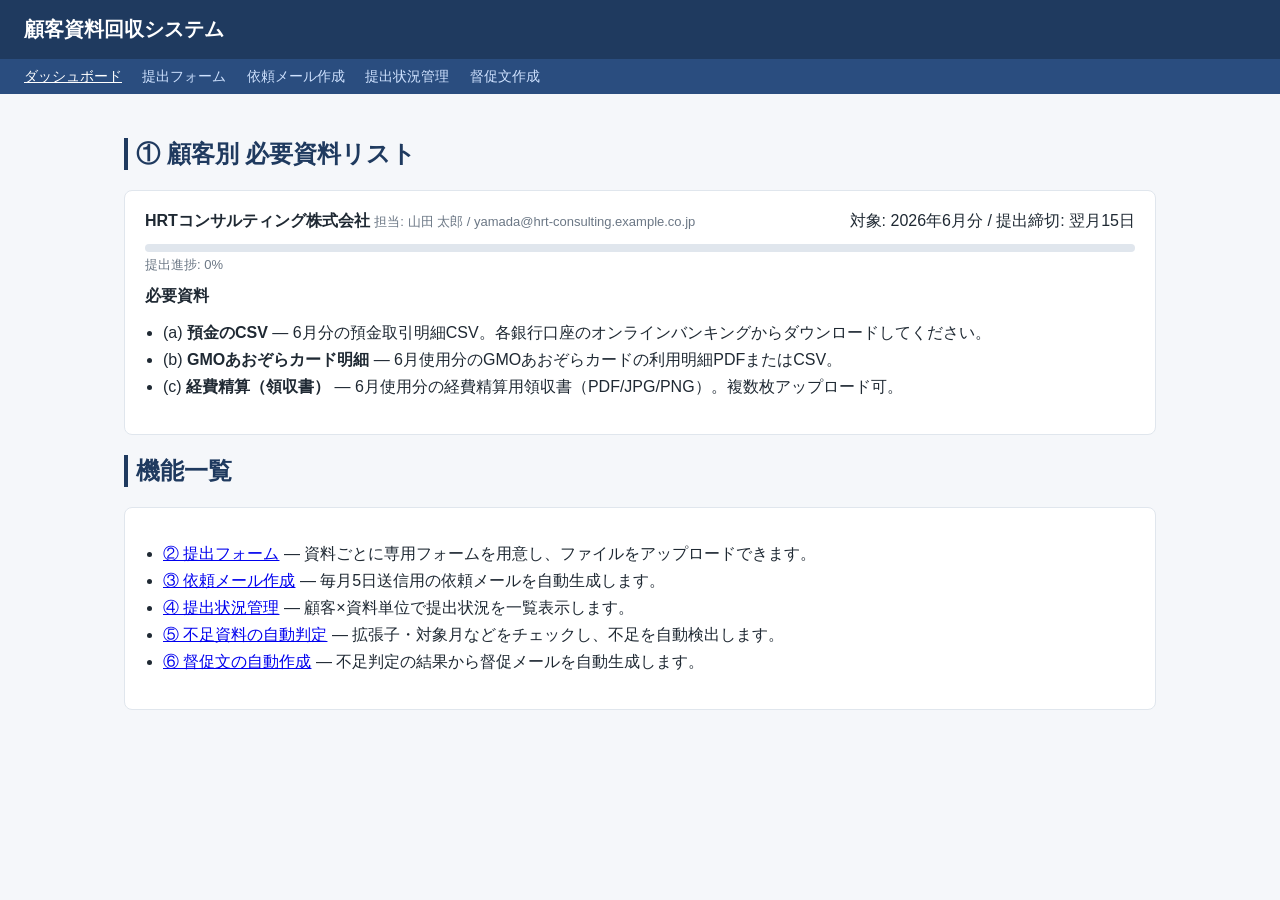
<file: client-docs/index.html>
<!doctype html>
<html lang="ja">
<head>
  <meta charset="utf-8" />
  <title>顧客資料回収システム</title>
  <link rel="stylesheet" href="styles.css" />
</head>
<body>
  <header><h1>顧客資料回収システム</h1></header>
  <nav>
    <a class="active" href="index.html">ダッシュボード</a>
    <a href="submission-form.html">提出フォーム</a>
    <a href="email-generator.html">依頼メール作成</a>
    <a href="status-tracker.html">提出状況管理</a>
    <a href="reminder.html">督促文作成</a>
  </nav>

  <div class="container">
    <h2>① 顧客別 必要資料リスト</h2>
    <div id="client-list"></div>

    <h2>機能一覧</h2>
    <div class="card">
      <ul class="doc-list">
        <li><a href="submission-form.html">② 提出フォーム</a> — 資料ごとに専用フォームを用意し、ファイルをアップロードできます。</li>
        <li><a href="email-generator.html">③ 依頼メール作成</a> — 毎月5日送信用の依頼メールを自動生成します。</li>
        <li><a href="status-tracker.html">④ 提出状況管理</a> — 顧客×資料単位で提出状況を一覧表示します。</li>
        <li><a href="status-tracker.html">⑤ 不足資料の自動判定</a> — 拡張子・対象月などをチェックし、不足を自動検出します。</li>
        <li><a href="reminder.html">⑥ 督促文の自動作成</a> — 不足判定の結果から督促メールを自動生成します。</li>
      </ul>
    </div>
  </div>

  <script src="data.js"></script>
  <script>
    function render() {
      const clients = loadClients();
      const root = document.getElementById('client-list');
      root.innerHTML = clients.map((c) => {
        const docs = getRequiredDocs(c);
        const progress = calcProgress(c);
        return `
          <div class="card">
            <div style="display:flex;justify-content:space-between;align-items:center;">
              <div>
                <strong style="font-size:16px;">${c.name}</strong>
                <span class="muted"> 担当: ${c.contactPerson} / ${c.email}</span>
              </div>
              <div>対象: ${c.fiscalYear}年${c.targetMonth}月分 / 提出締切: 翌月${c.deadlineDay}日</div>
            </div>
            <div style="margin:12px 0;">
              <div class="progress"><div style="width:${progress}%"></div></div>
              <div class="muted" style="margin-top:4px;">提出進捗: ${progress}%</div>
            </div>
            <strong>必要資料</strong>
            <ul class="doc-list">
              ${docs.map((d, i) => `<li>(${'abc'[i]}) <strong>${d.label}</strong> — ${d.description}</li>`).join('')}
            </ul>
          </div>
        `;
      }).join('');
    }
    render();
  </script>
</body>
</html>
</file>
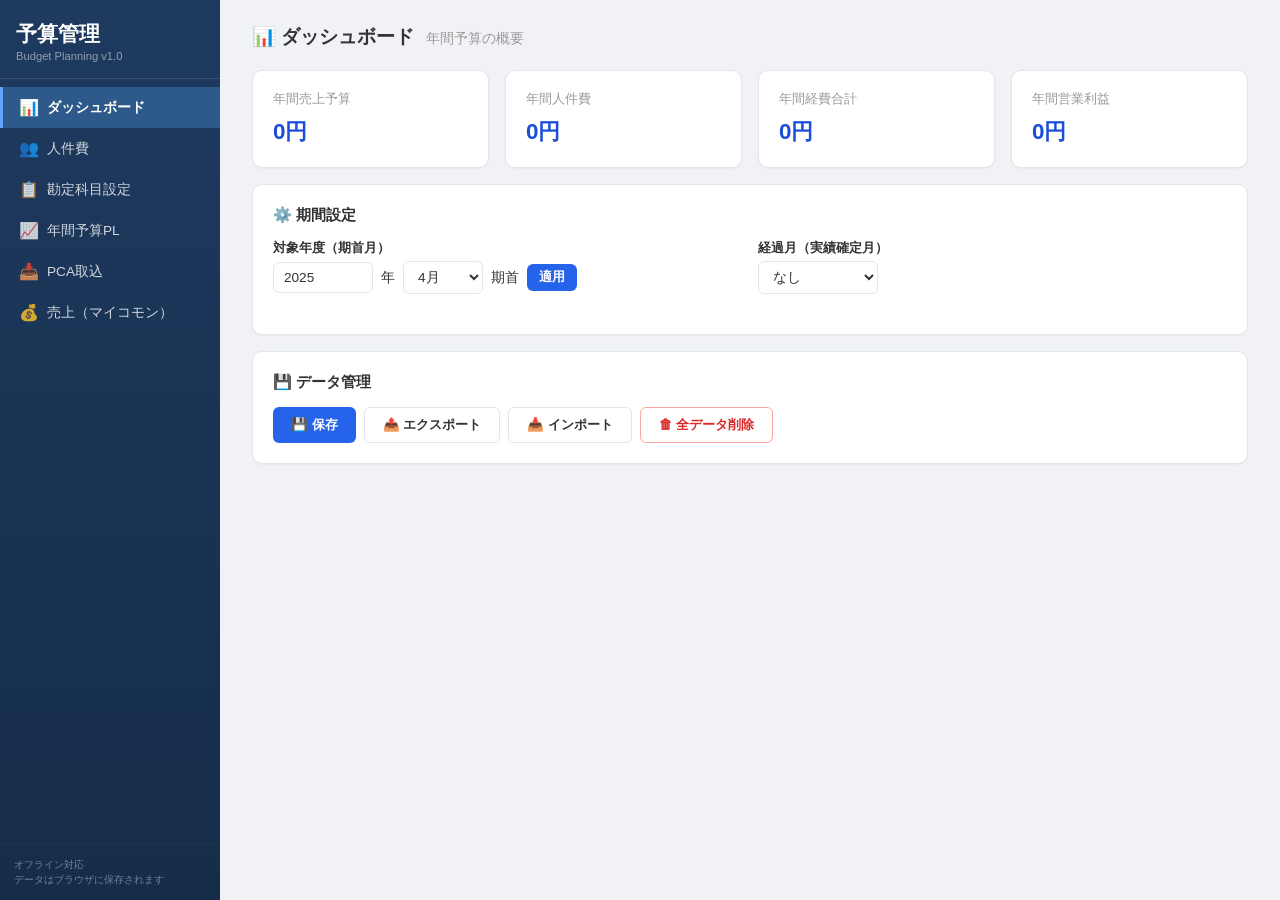
<file: budget.html>
<!DOCTYPE html>
<html lang="ja">
<head>
    <meta charset="UTF-8">
    <meta name="viewport" content="width=device-width, initial-scale=1.0, viewport-fit=cover">
    <meta name="apple-mobile-web-app-capable" content="yes">
    <meta name="apple-mobile-web-app-status-bar-style" content="black-translucent">
    <title>予算管理システム v1.0</title>
    <link rel="stylesheet" href="budget.css">
</head>
<body>
    <div class="app-container">
        <!-- Sidebar -->
        <nav class="sidebar">
            <div class="sidebar-header">
                <h1 class="logo">予算管理</h1>
                <span class="logo-sub">Budget Planning v1.0</span>
            </div>
            <div class="nav-list">
                <a class="nav-item active" data-page="dashboard" onclick="showPage('dashboard')">
                    <span class="nav-icon">📊</span> ダッシュボード
                </a>
                <a class="nav-item" data-page="employees" onclick="showPage('employees')">
                    <span class="nav-icon">👥</span> 人件費
                </a>
                <a class="nav-item" data-page="accounts" onclick="showPage('accounts')">
                    <span class="nav-icon">📋</span> 勘定科目設定
                </a>
                <a class="nav-item" data-page="pl" onclick="showPage('pl')">
                    <span class="nav-icon">📈</span> 年間予算PL
                </a>
                <a class="nav-item" data-page="pca" onclick="showPage('pca')">
                    <span class="nav-icon">📥</span> PCA取込
                </a>
                <a class="nav-item" data-page="sales" onclick="showPage('sales')">
                    <span class="nav-icon">💰</span> 売上（マイコモン）
                </a>
            </div>
            <div class="sidebar-footer">
                <span>オフライン対応</span>
                <span>データはブラウザに保存されます</span>
            </div>
        </nav>

        <!-- Main Content -->
        <main class="main-content">

            <!-- ダッシュボード -->
            <div id="page-dashboard" class="page active">
                <div class="page-title-row">
                    <h2 class="page-title">📊 ダッシュボード</h2>
                    <span class="page-desc">年間予算の概要</span>
                </div>
                <div class="dashboard-cards">
                    <div class="dash-card">
                        <div class="dash-card-label">年間売上予算</div>
                        <div class="dash-card-value" id="dashSales">0</div>
                    </div>
                    <div class="dash-card">
                        <div class="dash-card-label">年間人件費</div>
                        <div class="dash-card-value" id="dashPersonnel">0</div>
                    </div>
                    <div class="dash-card">
                        <div class="dash-card-label">年間経費合計</div>
                        <div class="dash-card-value" id="dashExpenses">0</div>
                    </div>
                    <div class="dash-card">
                        <div class="dash-card-label">年間営業利益</div>
                        <div class="dash-card-value" id="dashProfit">0</div>
                    </div>
                </div>
                <div class="content-card">
                    <h3 class="card-section-title">⚙️ 期間設定</h3>
                    <div class="settings-row">
                        <div class="setting-group">
                            <label>対象年度（期首月）</label>
                            <div class="fiscal-year-row">
                                <input type="number" id="fiscalYear" class="form-input" value="2025" min="2020" max="2030" style="width:100px">
                                <span>年</span>
                                <select id="fiscalStartMonth" class="form-select" style="width:80px">
                                    <option value="1">1月</option>
                                    <option value="2">2月</option>
                                    <option value="3">3月</option>
                                    <option value="4" selected>4月</option>
                                    <option value="5">5月</option>
                                    <option value="6">6月</option>
                                    <option value="7">7月</option>
                                    <option value="8">8月</option>
                                    <option value="9">9月</option>
                                    <option value="10">10月</option>
                                    <option value="11">11月</option>
                                    <option value="12">12月</option>
                                </select>
                                <span>期首</span>
                                <button class="btn btn-primary btn-sm" onclick="applyFiscalYear()">適用</button>
                            </div>
                        </div>
                        <div class="setting-group">
                            <label>経過月（実績確定月）</label>
                            <select id="elapsedMonth" class="form-select" style="width:120px" onchange="updateElapsedMonth()">
                                <option value="0">なし</option>
                            </select>
                        </div>
                    </div>
                </div>
                <div class="content-card">
                    <h3 class="card-section-title">💾 データ管理</h3>
                    <div class="action-bar">
                        <button class="btn btn-primary" onclick="saveAllData()">💾 保存</button>
                        <button class="btn btn-outline" onclick="exportData()">📤 エクスポート</button>
                        <button class="btn btn-outline" onclick="document.getElementById('importFile').click()">📥 インポート</button>
                        <input type="file" id="importFile" accept=".json" style="display:none" onchange="importData(event)">
                        <button class="btn btn-outline btn-danger-outline" onclick="clearAllData()">🗑 全データ削除</button>
                    </div>
                </div>
            </div>

            <!-- 人件費 -->
            <div id="page-employees" class="page">
                <div class="page-title-row">
                    <h2 class="page-title">👥 人件費管理</h2>
                    <span class="page-desc">社員情報と社会保険料の自動計算</span>
                </div>
                <div class="content-card">
                    <h3 class="card-section-title">⚙️ 社会保険料率設定</h3>
                    <div class="settings-row">
                        <div class="setting-group">
                            <label>健康保険料率（会社負担%）</label>
                            <input type="number" id="rateHealth" class="form-input" value="5.00" step="0.01" onchange="recalcAll()">
                        </div>
                        <div class="setting-group">
                            <label>厚生年金保険料率（会社負担%）</label>
                            <input type="number" id="ratePension" class="form-input" value="9.15" step="0.01" onchange="recalcAll()">
                        </div>
                        <div class="setting-group">
                            <label>雇用保険料率（会社負担%）</label>
                            <input type="number" id="rateEmployment" class="form-input" value="0.60" step="0.01" onchange="recalcAll()">
                        </div>
                    </div>
                    <div class="settings-row">
                        <div class="setting-group">
                            <label>労災保険料率（%）</label>
                            <input type="number" id="rateAccident" class="form-input" value="0.30" step="0.01" onchange="recalcAll()">
                        </div>
                        <div class="setting-group">
                            <label>介護保険料率（会社負担%・40歳以上）</label>
                            <input type="number" id="rateCare" class="form-input" value="0.91" step="0.01" onchange="recalcAll()">
                        </div>
                        <div class="setting-group">
                            <label>子ども・子育て拠出金率（%）</label>
                            <input type="number" id="rateChild" class="form-input" value="0.36" step="0.01" onchange="recalcAll()">
                        </div>
                    </div>
                </div>
                <div class="content-card">
                    <h3 class="card-section-title">👤 社員一覧
                        <button class="btn btn-primary btn-sm" style="margin-left:auto" onclick="addEmployee()">＋ 社員追加</button>
                    </h3>
                    <div class="table-container">
                        <table class="data-table" id="employeeTable">
                            <thead>
                                <tr>
                                    <th>社員名</th>
                                    <th>入社日</th>
                                    <th>社歴</th>
                                    <th>月給（円）</th>
                                    <th>賞与月数</th>
                                    <th>賞与支給月</th>
                                    <th>年間給与</th>
                                    <th>法定福利費</th>
                                    <th>人件費合計</th>
                                    <th></th>
                                </tr>
                            </thead>
                            <tbody id="employeeTableBody">
                            </tbody>
                        </table>
                    </div>
                </div>
                <div class="content-card">
                    <h3 class="card-section-title">📅 月別人件費内訳</h3>
                    <div class="table-container">
                        <table class="data-table" id="monthlyPersonnelTable">
                            <thead id="monthlyPersonnelHead"></thead>
                            <tbody id="monthlyPersonnelBody"></tbody>
                        </table>
                    </div>
                </div>
            </div>

            <!-- 勘定科目設定 -->
            <div id="page-accounts" class="page">
                <div class="page-title-row">
                    <h2 class="page-title">📋 勘定科目設定</h2>
                    <span class="page-desc">前年実績と予算の設定</span>
                </div>
                <div class="content-card">
                    <h3 class="card-section-title">勘定科目一覧
                        <button class="btn btn-primary btn-sm" style="margin-left:auto" onclick="addAccount()">＋ 科目追加</button>
                    </h3>
                    <div class="table-container">
                        <table class="data-table" id="accountTable">
                            <thead>
                                <tr>
                                    <th>区分</th>
                                    <th>勘定科目名</th>
                                    <th>予算設定方法</th>
                                    <th>前年実績（年額）</th>
                                    <th>予算（年額）</th>
                                    <th>状態</th>
                                    <th></th>
                                </tr>
                            </thead>
                            <tbody id="accountTableBody">
                            </tbody>
                        </table>
                    </div>
                </div>
                <div class="content-card">
                    <h3 class="card-section-title">📅 月別勘定科目予算</h3>
                    <div class="table-container">
                        <table class="data-table" id="monthlyAccountTable">
                            <thead id="monthlyAccountHead"></thead>
                            <tbody id="monthlyAccountBody"></tbody>
                        </table>
                    </div>
                </div>
            </div>

            <!-- 年間予算PL -->
            <div id="page-pl" class="page">
                <div class="page-title-row">
                    <h2 class="page-title">📈 年間予算PL（損益計算書）</h2>
                    <span class="page-desc">予算と実績の月次推移</span>
                </div>
                <div class="content-card">
                    <div class="pl-legend">
                        <span class="legend-item legend-budget">予算</span>
                        <span class="legend-item legend-actual">実績</span>
                    </div>
                    <div class="table-container">
                        <table class="data-table pl-table" id="plTable">
                            <thead id="plTableHead"></thead>
                            <tbody id="plTableBody"></tbody>
                        </table>
                    </div>
                </div>
            </div>

            <!-- PCA取込 -->
            <div id="page-pca" class="page">
                <div class="page-title-row">
                    <h2 class="page-title">📥 PCA月次推移表 取込</h2>
                    <span class="page-desc">PCA会計の月次推移表を貼り付けて実績・前年実績を取り込みます</span>
                </div>

                <!-- 当期実績取込 -->
                <div class="content-card">
                    <h3 class="card-section-title">📋 当期実績 貼り付けエリア</h3>
                    <p class="setting-note">PCA会計から<strong>当期</strong>の月次推移表をコピーし、下のテキストエリアに貼り付けてください。</p>
                    <p class="setting-note">形式: 1行目=ヘッダ（月名）、2行目以降=勘定科目名 + 各月の金額（タブ区切り）</p>
                    <textarea id="pcaPasteArea" class="paste-area" rows="12" placeholder="PCA月次推移表をここに貼り付け&#10;&#10;例:&#10;勘定科目&#9;4月&#9;5月&#9;6月&#9;...&#10;売上高&#9;1000000&#9;1200000&#9;1100000&#9;...&#10;給与手当&#9;500000&#9;500000&#9;500000&#9;..."></textarea>
                    <div class="action-bar" style="margin-top:12px">
                        <button class="btn btn-primary" onclick="parsePCAData()">📥 取り込み実行</button>
                        <button class="btn btn-outline" onclick="document.getElementById('pcaPasteArea').value=''">クリア</button>
                    </div>
                </div>
                <div class="content-card" id="pcaPreviewCard" style="display:none">
                    <h3 class="card-section-title">📊 当期実績 取込プレビュー</h3>
                    <div class="table-container">
                        <table class="data-table" id="pcaPreviewTable">
                            <thead id="pcaPreviewHead"></thead>
                            <tbody id="pcaPreviewBody"></tbody>
                        </table>
                    </div>
                    <div class="action-bar" style="margin-top:12px">
                        <button class="btn btn-primary" onclick="applyPCAData()">✅ 実績に反映</button>
                    </div>
                </div>

                <!-- 前年度実績取込 -->
                <div class="content-card" style="margin-top:24px;border-left:4px solid #f59e0b">
                    <h3 class="card-section-title">📋 前年度実績 貼り付けエリア</h3>
                    <p class="setting-note">PCA会計から<strong>前年度</strong>の月次推移表をコピーし、下のテキストエリアに貼り付けてください。</p>
                    <p class="setting-note">取り込んだ月別データが勘定科目の予算（前年実績ベース）に反映されます。取込後に個別月の手入力修正も可能です。</p>
                    <textarea id="pcaPrevYearPasteArea" class="paste-area" rows="12" placeholder="前年度PCA月次推移表をここに貼り付け&#10;&#10;例:&#10;勘定科目&#9;4月&#9;5月&#9;6月&#9;...&#10;売上高&#9;900000&#9;1100000&#9;1000000&#9;...&#10;給与手当&#9;480000&#9;480000&#9;480000&#9;..."></textarea>
                    <div class="action-bar" style="margin-top:12px">
                        <button class="btn btn-primary" onclick="parsePrevYearPCAData()">📥 前年度取込実行</button>
                        <button class="btn btn-outline" onclick="document.getElementById('pcaPrevYearPasteArea').value=''">クリア</button>
                    </div>
                </div>
                <div class="content-card" id="pcaPrevYearPreviewCard" style="display:none">
                    <h3 class="card-section-title">📊 前年度実績 取込プレビュー</h3>
                    <div class="table-container">
                        <table class="data-table" id="pcaPrevYearPreviewTable">
                            <thead id="pcaPrevYearPreviewHead"></thead>
                            <tbody id="pcaPrevYearPreviewBody"></tbody>
                        </table>
                    </div>
                    <div class="action-bar" style="margin-top:12px">
                        <button class="btn btn-primary" onclick="applyPrevYearPCAData()">✅ 前年実績を予算に反映</button>
                    </div>
                </div>
            </div>

            <!-- 売上（マイコモン） -->
            <div id="page-sales" class="page">
                <div class="page-title-row">
                    <h2 class="page-title">💰 売上管理（マイコモン連携）</h2>
                    <span class="page-desc">マイコモンの売上データを取り込みます</span>
                </div>
                <div class="content-card">
                    <h3 class="card-section-title">📋 マイコモン売上データ貼り付け</h3>
                    <p class="setting-note">マイコモンから売上データをコピーし、下のテキストエリアに貼り付けてください。</p>
                    <p class="setting-note">形式: 各行に「年月（またはクライアント名）」と「金額」をタブ区切りで入力</p>
                    <textarea id="salesPasteArea" class="paste-area" rows="10" placeholder="マイコモン売上データをここに貼り付け&#10;&#10;例（月別合計）:&#10;4月&#9;5000000&#10;5月&#9;5200000&#10;...&#10;&#10;例（クライアント別月次）:&#10;クライアント名&#9;4月&#9;5月&#9;6月&#9;...&#10;A社&#9;1000000&#9;1100000&#9;1050000&#10;B社&#9;2000000&#9;2100000&#9;2200000"></textarea>
                    <div class="action-bar" style="margin-top:12px">
                        <button class="btn btn-primary" onclick="parseSalesData()">📥 取り込み実行</button>
                        <button class="btn btn-outline" onclick="document.getElementById('salesPasteArea').value=''">クリア</button>
                    </div>
                </div>
                <div class="content-card">
                    <h3 class="card-section-title">📅 月別売上予算・実績</h3>
                    <div class="table-container">
                        <table class="data-table" id="salesTable">
                            <thead id="salesTableHead"></thead>
                            <tbody id="salesTableBody"></tbody>
                        </table>
                    </div>
                </div>
            </div>

        </main>
    </div>

    <!-- Toast -->
    <div class="toast" id="toast"></div>

    <script src="budget.js"></script>
</body>
</html>
</file>
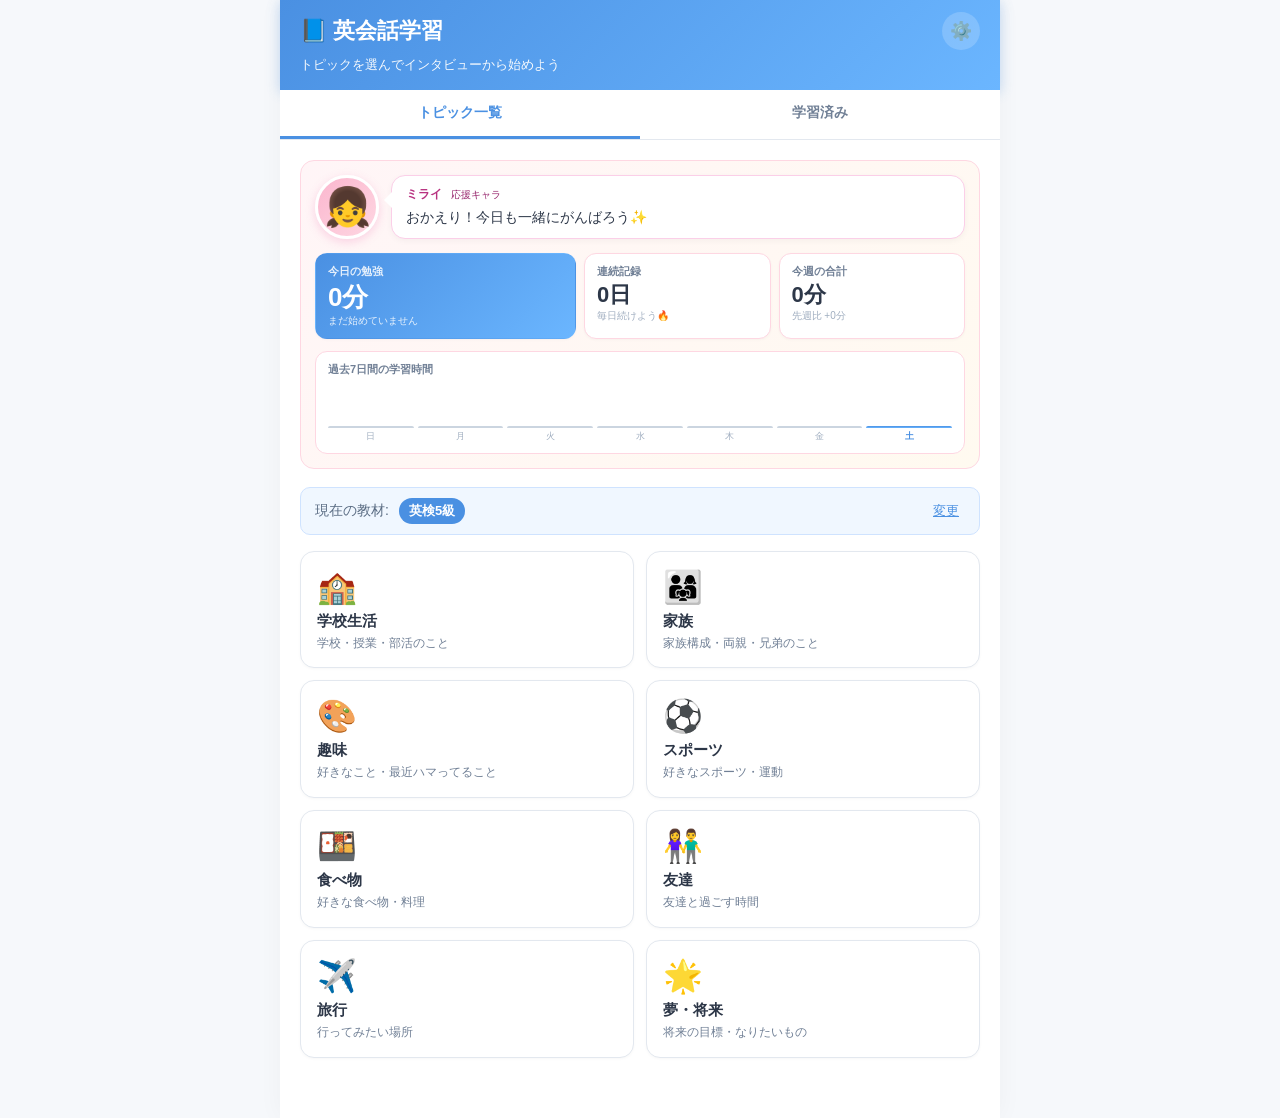
<file: english.html>
<!DOCTYPE html>
<html lang="ja">
<head>
    <meta charset="UTF-8">
    <meta name="viewport" content="width=device-width, initial-scale=1.0, viewport-fit=cover">
    <meta name="apple-mobile-web-app-capable" content="yes">
    <meta name="apple-mobile-web-app-status-bar-style" content="black-translucent">
    <meta name="apple-mobile-web-app-title" content="英会話学習">
    <meta name="theme-color" content="#4a90e2">
    <title>英会話学習 - 中学生向け（英検5級〜3級）</title>
    <link rel="stylesheet" href="english.css">
</head>
<body>
    <div class="app">
        <!-- Header -->
        <header class="app-header">
            <div class="header-inner">
                <h1 class="app-title">📘 英会話学習</h1>
                <button class="settings-btn" onclick="openSettings()" aria-label="設定">⚙️</button>
            </div>
            <p class="app-sub">トピックを選んでインタビューから始めよう</p>
        </header>

        <!-- Top Tabs -->
        <nav class="top-tabs">
            <button class="top-tab active" data-tab="topics" onclick="switchTopTab('topics')">トピック一覧</button>
            <button class="top-tab" data-tab="learned" onclick="switchTopTab('learned')">学習済み</button>
        </nav>

        <!-- Topics List -->
        <main class="screen active" id="screen-topics">
            <!-- Dashboard -->
            <section class="dashboard">
                <div class="char-card">
                    <div class="char-avatar" aria-label="応援キャラクター">
                        <div class="char-face">👧</div>
                    </div>
                    <div class="char-bubble">
                        <div class="char-name">ミライ <small>応援キャラ</small></div>
                        <div class="char-msg" id="charMsg">おかえり！今日も一緒にがんばろう✨</div>
                    </div>
                </div>

                <div class="dash-grid">
                    <div class="dash-stat dash-stat-main">
                        <div class="dash-stat-label">今日の勉強</div>
                        <div class="dash-stat-value" id="todayTime">0分</div>
                        <div class="dash-stat-sub" id="todayDetail">まだ始めていません</div>
                    </div>
                    <div class="dash-stat">
                        <div class="dash-stat-label">連続記録</div>
                        <div class="dash-stat-value" id="streakDays">0日</div>
                        <div class="dash-stat-sub">毎日続けよう🔥</div>
                    </div>
                    <div class="dash-stat">
                        <div class="dash-stat-label">今週の合計</div>
                        <div class="dash-stat-value" id="weekTime">0分</div>
                        <div class="dash-stat-sub" id="weekCompare">先週比 +0分</div>
                    </div>
                </div>

                <div class="dash-chart-card">
                    <div class="dash-chart-title">過去7日間の学習時間</div>
                    <div class="dash-chart" id="weekChart"></div>
                </div>
            </section>

            <div class="level-banner">
                <span class="level-banner-label">現在の教材:</span>
                <span class="level-badge" id="currentLevelBadge">英検5級</span>
                <button class="link-btn" onclick="openSettings()">変更</button>
            </div>
            <div class="topic-grid" id="topicGrid"></div>
        </main>

        <!-- Learned List -->
        <main class="screen" id="screen-learned">
            <div class="learned-header">これまでに学習したトピック</div>
            <div class="topic-grid" id="learnedGrid"></div>
            <p class="empty-text" id="learnedEmpty" style="display:none">まだ学習済みのトピックはありません。<br>トピック一覧から始めてみよう！</p>
        </main>

        <!-- Topic Detail -->
        <main class="screen" id="screen-detail">
            <div class="detail-header">
                <button class="back-btn" onclick="backToTopics()">← 戻る</button>
                <h2 class="detail-title" id="detailTitle"></h2>
                <span class="detail-level" id="detailLevel"></span>
            </div>

            <nav class="mode-tabs">
                <button class="mode-tab active" data-mode="interview" onclick="switchMode('interview')">①インタビュー</button>
                <button class="mode-tab" data-mode="conversation" onclick="switchMode('conversation')">②会話文</button>
                <button class="mode-tab" data-mode="vocabulary" onclick="switchMode('vocabulary')">③単語学習</button>
                <button class="mode-tab" data-mode="shadowing" onclick="switchMode('shadowing')">④シャドーイング</button>
                <button class="mode-tab" data-mode="instant" onclick="switchMode('instant')">⑤瞬間英作文</button>
                <button class="mode-tab" data-mode="arrange" onclick="switchMode('arrange')">⑥単語並べ替え</button>
                <button class="mode-tab" data-mode="dictation" onclick="switchMode('dictation')">⑦ディクテーション</button>
                <button class="mode-tab" data-mode="practice" onclick="switchMode('practice')">⑧AIと実践</button>
                <button class="mode-tab" data-mode="test" onclick="switchMode('test')">⑨テスト対策</button>
            </nav>

            <!-- Mode: Interview -->
            <section class="mode-panel active" id="mode-interview">
                <div class="card">
                    <h3 class="card-title">🎤 AIインタビュー（日本語）</h3>
                    <p class="card-desc">下の質問に日本語で答えていこう。すべて答えるとあなた専用の英会話文が作れます。</p>
                    <div id="interviewArea"></div>
                    <div class="action-row">
                        <button class="btn btn-primary" id="generateBtn" onclick="generateConversation()" disabled>会話文を作成 →</button>
                        <button class="btn btn-ghost" onclick="resetInterview()">リセット</button>
                    </div>
                </div>
            </section>

            <!-- Mode: Conversation -->
            <section class="mode-panel" id="mode-conversation">
                <div class="card">
                    <h3 class="card-title">📖 会話文</h3>
                    <p class="card-desc">あなたの回答をもとにしたナチュラルな英会話文です。各行のスピーカー🔊を押すと再生できます。</p>
                    <div class="toolbar">
                        <label class="toggle">
                            <input type="checkbox" id="showJaToggle" checked onchange="renderConversation()">
                            <span>日本語訳を表示</span>
                        </label>
                        <button class="btn btn-sm" onclick="playWholeConversation()">🔊 全文を再生</button>
                        <button class="btn btn-sm btn-ghost" onclick="stopSpeak()">⏹ 停止</button>
                    </div>
                    <div id="conversationList" class="conversation-list"></div>
                </div>
            </section>

            <!-- Mode: Vocabulary (Flashcard) -->
            <section class="mode-panel" id="mode-vocabulary">
                <div class="card">
                    <h3 class="card-title">📚 単語学習（フラッシュカード）</h3>
                    <p class="card-desc">日本語の意味を見て、英単語を思い出してみよう。「合ってた / 違った」で自己採点します。</p>
                    <div class="progress-bar"><div class="progress-fill" id="vocabProgress"></div></div>
                    <div id="vocabFlashcard"></div>
                </div>
            </section>

            <!-- Mode: Shadowing -->
            <section class="mode-panel" id="mode-shadowing">
                <div class="card">
                    <h3 class="card-title">🎧 シャドーイング</h3>
                    <p class="card-desc">英文をくり返し読み上げます。声に出してマネしてみよう。</p>

                    <div class="voice-row">
                        <div class="voice-col">
                            <label>🇯🇵 日本語の声</label>
                            <select id="jaVoiceSelect"></select>
                        </div>
                        <div class="voice-col">
                            <label>🇺🇸 英語の声</label>
                            <select id="enVoiceSelect"></select>
                        </div>
                    </div>

                    <div class="speed-row">
                        <label>速度: <span id="speedLabel">1.0x</span></label>
                        <input type="range" id="shadowSpeed" min="0.5" max="1.5" step="0.1" value="1.0" oninput="updateSpeedLabel()">
                    </div>
                    <div class="control-grid">
                        <div class="control-item">
                            <label>くり返し回数</label>
                            <select id="shadowRepeat">
                                <option value="1">1回</option>
                                <option value="2" selected>2回</option>
                                <option value="3">3回</option>
                                <option value="5">5回</option>
                                <option value="0">無限</option>
                            </select>
                        </div>
                        <div class="control-item">
                            <label>文の間の間隔</label>
                            <select id="shadowGap">
                                <option value="500">0.5秒</option>
                                <option value="1000" selected>1.0秒</option>
                                <option value="1500">1.5秒</option>
                                <option value="2000">2.0秒</option>
                            </select>
                        </div>
                        <div class="control-item">
                            <label>オートリピート</label>
                            <label class="toggle"><input type="checkbox" id="shadowAuto" checked> <span>有効</span></label>
                        </div>
                    </div>
                    <div class="action-row">
                        <button class="btn btn-primary" onclick="startShadowing()">▶ 開始</button>
                        <button class="btn btn-ghost" onclick="stopShadowing()">⏹ 停止</button>
                    </div>
                    <div id="shadowList" class="shadow-list"></div>
                </div>
            </section>

            <!-- Mode: Instant Composition -->
            <section class="mode-panel" id="mode-instant">
                <div class="card">
                    <h3 class="card-title">⚡ 瞬間英作文</h3>
                    <p class="card-desc">日本語が読まれた後、間をあけて英語が読まれます。日本語のあとに自分で英訳を声に出してから、英語を聞いて答え合わせ！</p>
                    <div class="control-grid">
                        <div class="control-item">
                            <label>考える時間</label>
                            <select id="instantPause">
                                <option value="2">2秒</option>
                                <option value="3" selected>3秒</option>
                                <option value="5">5秒</option>
                                <option value="7">7秒</option>
                                <option value="10">10秒</option>
                            </select>
                        </div>
                        <div class="control-item">
                            <label>英語の速度</label>
                            <select id="instantSpeed">
                                <option value="0.7">ゆっくり</option>
                                <option value="1.0" selected>普通</option>
                                <option value="1.2">速い</option>
                            </select>
                        </div>
                    </div>
                    <div class="action-row">
                        <button class="btn btn-primary" onclick="startInstant()">▶ 開始</button>
                        <button class="btn btn-ghost" onclick="stopInstant()">⏹ 停止</button>
                    </div>
                    <div id="instantDisplay" class="big-display">
                        <div class="big-status">▶ 開始ボタンで始まります</div>
                    </div>
                </div>
            </section>

            <!-- Mode: Word Arrangement -->
            <section class="mode-panel" id="mode-arrange">
                <div class="card">
                    <h3 class="card-title">🧩 単語並べ替え</h3>
                    <p class="card-desc">バラバラになった単語を並べて、正しい英文を作ろう！</p>
                    <div class="progress-bar"><div class="progress-fill" id="arrangeProgress"></div></div>
                    <div id="arrangeArea"></div>
                </div>
            </section>

            <!-- Mode: Dictation -->
            <section class="mode-panel" id="mode-dictation">
                <div class="card">
                    <h3 class="card-title">✍️ ディクテーションテスト</h3>
                    <p class="card-desc">英文をランダムに読み上げます。聞こえた英文をタイプしてみよう！</p>
                    <div id="dictationArea"></div>
                </div>
            </section>

            <!-- Mode: AI Practice -->
            <section class="mode-panel" id="mode-practice">
                <div class="card">
                    <h3 class="card-title">🗣️ AIと英会話実践</h3>
                    <p class="card-desc">テキスト入力か、マイクボタンで話してAIと英会話練習！話したあとフィードバックします。</p>
                    <div id="practiceArea"></div>
                </div>
            </section>

            <!-- Mode: Test Prep -->
            <section class="mode-panel" id="mode-test">
                <div class="card">
                    <h3 class="card-title">📝 中間・期末テスト対策</h3>
                    <p class="card-desc" id="testDesc">教科書の単元に合わせた問題で本番に備えよう！</p>
                    <div class="seg-group" id="testTypeSeg" style="margin-bottom: 12px;">
                        <button class="seg-btn active" data-type="word" onclick="switchTestType('word')">単語<small>意味→英語</small></button>
                        <button class="seg-btn" data-type="blank" onclick="switchTestType('blank')">穴埋め<small>文法問題</small></button>
                        <button class="seg-btn" data-type="trans" onclick="switchTestType('trans')">和文英訳<small>日本語→英語</small></button>
                    </div>
                    <div id="testArea"></div>
                </div>
            </section>

            <div class="finish-bar">
                <button class="btn btn-success" onclick="markAsLearned()">📌 このトピックを学習済みにする</button>
            </div>
        </main>

        <!-- Settings Modal -->
        <div class="modal" id="settingsModal" onclick="closeSettingsBg(event)">
            <div class="modal-card">
                <h3>⚙️ 設定</h3>
                <div class="setting-row">
                    <label>教材を選ぶ</label>
                    <div class="seg-group" id="materialSeg">
                        <button class="seg-btn active" data-material="eiken">英検対策<small>5〜3級</small></button>
                        <button class="seg-btn" data-material="newhorizon">ニューホライゾン<small>中学教科書</small></button>
                    </div>
                </div>
                <div class="setting-row" id="eikenLevelRow">
                    <label>難易度（英検レベル）</label>
                    <div class="seg-group" id="levelSeg">
                        <button class="seg-btn active" data-level="5">英検5級<small>中1レベル</small></button>
                        <button class="seg-btn" data-level="4">英検4級<small>中2レベル</small></button>
                        <button class="seg-btn" data-level="3">英検3級<small>中3レベル</small></button>
                    </div>
                </div>
                <div class="setting-row" id="nhGradeRow" style="display:none">
                    <label>学年（ニューホライゾン）</label>
                    <div class="seg-group" id="gradeSeg">
                        <button class="seg-btn active" data-grade="1">中学1年<small>NH1</small></button>
                        <button class="seg-btn" data-grade="2">中学2年<small>NH2</small></button>
                        <button class="seg-btn" data-grade="3">中学3年<small>NH3</small></button>
                    </div>
                </div>
                <div class="modal-actions">
                    <button class="btn btn-ghost" onclick="resetAllProgress()">学習履歴をリセット</button>
                    <button class="btn btn-primary" onclick="closeSettings()">閉じる</button>
                </div>
            </div>
        </div>
    </div>

    <script src="english.js"></script>
</body>
</html>
</file>
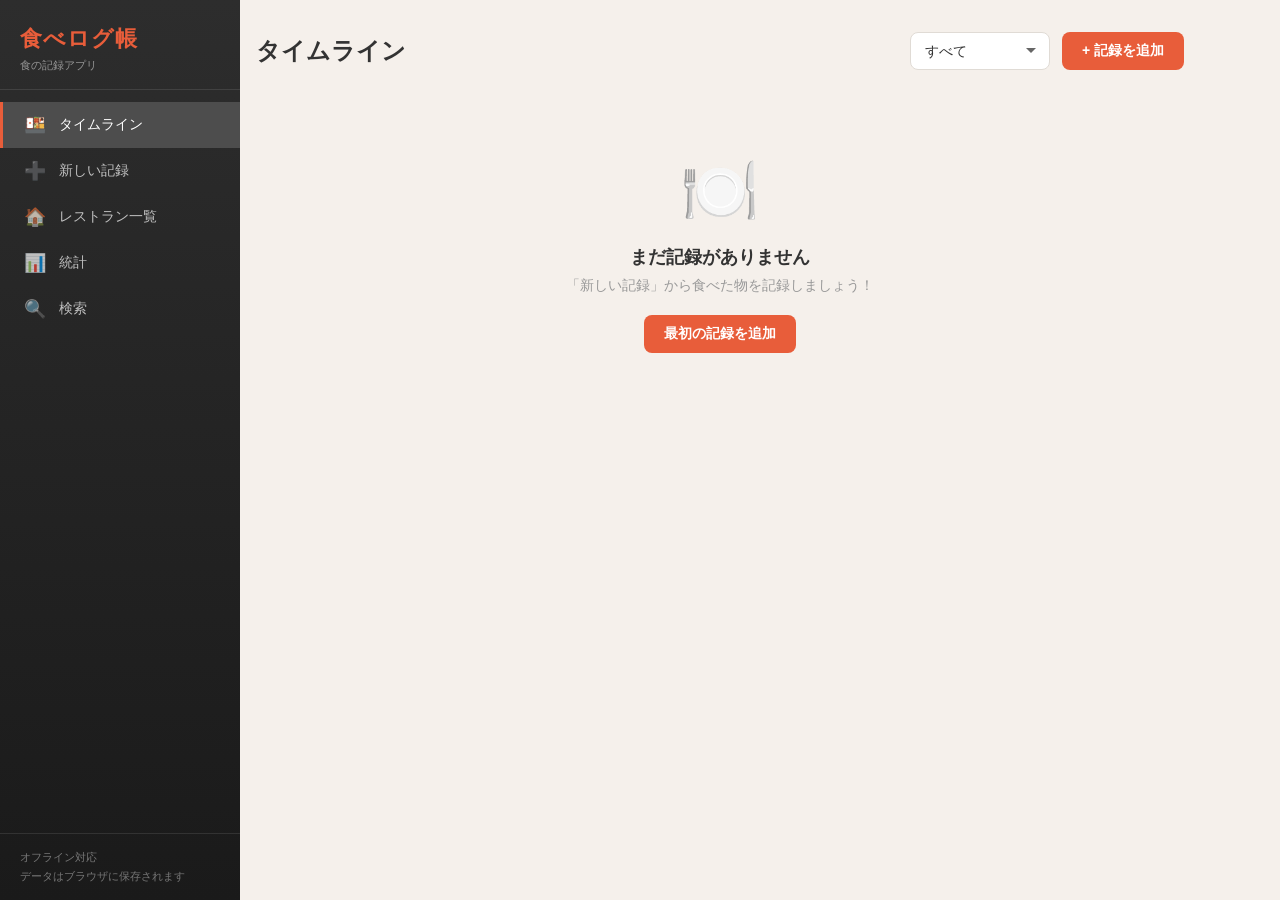
<file: food.html>
<!DOCTYPE html>
<html lang="ja">
<head>
    <meta charset="UTF-8">
    <meta name="viewport" content="width=device-width, initial-scale=1.0, viewport-fit=cover">
    <meta name="apple-mobile-web-app-capable" content="yes">
    <meta name="apple-mobile-web-app-status-bar-style" content="black-translucent">
    <meta name="apple-mobile-web-app-title" content="食べログ帳">
    <meta name="theme-color" content="#2d2d2d">
    <title>食べログ帳 - 食の記録アプリ</title>
    <link rel="stylesheet" href="food.css">
</head>
<body>
    <div class="app-container">
        <!-- Sidebar -->
        <nav class="sidebar">
            <div class="sidebar-header">
                <h1 class="logo">食べログ帳</h1>
                <span class="logo-sub">食の記録アプリ</span>
            </div>
            <div class="nav-list">
                <a class="nav-item active" data-page="timeline" onclick="showPage('timeline')">
                    <span class="nav-icon">&#x1F371;</span> タイムライン
                </a>
                <a class="nav-item" data-page="add" onclick="showPage('add')">
                    <span class="nav-icon">&#x2795;</span> 新しい記録
                </a>
                <a class="nav-item" data-page="restaurants" onclick="showPage('restaurants')">
                    <span class="nav-icon">&#x1F3E0;</span> レストラン一覧
                </a>
                <a class="nav-item" data-page="stats" onclick="showPage('stats')">
                    <span class="nav-icon">&#x1F4CA;</span> 統計
                </a>
                <a class="nav-item" data-page="search" onclick="showPage('search')">
                    <span class="nav-icon">&#x1F50D;</span> 検索
                </a>
            </div>
            <div class="sidebar-footer">
                <span>オフライン対応</span>
                <span>データはブラウザに保存されます</span>
            </div>
        </nav>

        <!-- Main Content -->
        <main class="main-content">
            <!-- Timeline Page -->
            <section class="page active" id="page-timeline">
                <div class="page-header">
                    <h2>タイムライン</h2>
                    <div class="page-header-actions">
                        <select id="timeline-filter" onchange="renderTimeline()">
                            <option value="all">すべて</option>
                            <option value="week">今週</option>
                            <option value="month">今月</option>
                            <option value="year">今年</option>
                        </select>
                        <button class="btn btn-primary" onclick="showPage('add')">+ 記録を追加</button>
                    </div>
                </div>
                <div id="timeline-list" class="timeline-list">
                    <!-- Entries rendered by JS -->
                </div>
                <div id="timeline-empty" class="empty-state" style="display:none;">
                    <div class="empty-icon">&#x1F37D;&#xFE0F;</div>
                    <h3>まだ記録がありません</h3>
                    <p>「新しい記録」から食べた物を記録しましょう！</p>
                    <button class="btn btn-primary" onclick="showPage('add')">最初の記録を追加</button>
                </div>
            </section>

            <!-- Add Entry Page -->
            <section class="page" id="page-add">
                <div class="page-header">
                    <h2 id="form-title">新しい記録</h2>
                </div>
                <form id="entry-form" class="entry-form" onsubmit="saveEntry(event)">
                    <input type="hidden" id="entry-id" value="">

                    <div class="form-row">
                        <div class="form-group">
                            <label for="entry-date">日付 <span class="required">*</span></label>
                            <input type="date" id="entry-date" required>
                        </div>
                        <div class="form-group">
                            <label for="entry-time">時間帯</label>
                            <select id="entry-time">
                                <option value="朝食">朝食</option>
                                <option value="昼食" selected>昼食</option>
                                <option value="夕食">夕食</option>
                                <option value="間食">間食</option>
                                <option value="その他">その他</option>
                            </select>
                        </div>
                    </div>

                    <div class="form-group">
                        <label for="entry-food">料理名 <span class="required">*</span></label>
                        <input type="text" id="entry-food" placeholder="例: チキンカレー、ペペロンチーノ" required autocomplete="off">
                        <div id="food-suggestions" class="suggestions-dropdown"></div>
                    </div>

                    <div class="form-group">
                        <label for="entry-category">カテゴリ</label>
                        <select id="entry-category">
                            <option value="">選択してください</option>
                            <option value="和食">和食</option>
                            <option value="洋食">洋食</option>
                            <option value="中華">中華</option>
                            <option value="イタリアン">イタリアン</option>
                            <option value="フレンチ">フレンチ</option>
                            <option value="韓国料理">韓国料理</option>
                            <option value="タイ料理">タイ料理</option>
                            <option value="インド料理">インド料理</option>
                            <option value="メキシカン">メキシカン</option>
                            <option value="ラーメン">ラーメン</option>
                            <option value="寿司">寿司</option>
                            <option value="焼肉">焼肉</option>
                            <option value="カフェ">カフェ</option>
                            <option value="ファストフード">ファストフード</option>
                            <option value="スイーツ">スイーツ</option>
                            <option value="自炊">自炊</option>
                            <option value="その他">その他</option>
                        </select>
                    </div>

                    <div class="form-group">
                        <label for="entry-restaurant">レストラン / お店</label>
                        <input type="text" id="entry-restaurant" placeholder="例: サイゼリヤ 渋谷店" autocomplete="off">
                        <div id="restaurant-suggestions" class="suggestions-dropdown"></div>
                    </div>

                    <div class="form-group">
                        <label for="entry-location">場所 / エリア</label>
                        <input type="text" id="entry-location" placeholder="例: 渋谷、新宿西口">
                    </div>

                    <div class="form-group">
                        <label>評価</label>
                        <div class="star-rating" id="star-rating">
                            <span class="star" data-value="1" onclick="setRating(1)">&#9733;</span>
                            <span class="star" data-value="2" onclick="setRating(2)">&#9733;</span>
                            <span class="star" data-value="3" onclick="setRating(3)">&#9733;</span>
                            <span class="star" data-value="4" onclick="setRating(4)">&#9733;</span>
                            <span class="star" data-value="5" onclick="setRating(5)">&#9733;</span>
                            <span class="rating-label" id="rating-label">未評価</span>
                        </div>
                    </div>

                    <div class="form-group">
                        <label for="entry-price">価格 (円)</label>
                        <input type="number" id="entry-price" placeholder="例: 1200" min="0">
                    </div>

                    <div class="form-group">
                        <label for="entry-photo">写真 (複数枚可)</label>
                        <div class="photo-upload" id="photo-upload-area">
                            <input type="file" id="entry-photo" accept="image/*" multiple onchange="handlePhotoUpload(event)" style="display:none;">
                            <div id="photo-preview-list" class="photo-preview-list"></div>
                            <div id="photo-placeholder" class="photo-placeholder" onclick="document.getElementById('entry-photo').click()">
                                <span class="photo-icon">&#x1F4F7;</span>
                                <span>クリックして写真を追加</span>
                            </div>
                        </div>
                    </div>

                    <div class="form-group">
                        <label for="entry-notes">メモ / 感想</label>
                        <textarea id="entry-notes" rows="3" placeholder="味の感想、おすすめポイントなど"></textarea>
                    </div>

                    <div class="form-group">
                        <label for="entry-tags">タグ</label>
                        <input type="text" id="entry-tags" placeholder="カンマ区切りで入力 (例: 辛い, ボリューム満点, デート)">
                    </div>

                    <div class="form-actions">
                        <button type="button" class="btn btn-secondary" onclick="resetForm(); showPage('timeline')">キャンセル</button>
                        <button type="submit" class="btn btn-primary">保存する</button>
                    </div>
                </form>
            </section>

            <!-- Restaurants Page -->
            <section class="page" id="page-restaurants">
                <div class="page-header">
                    <h2>レストラン一覧</h2>
                    <div class="page-header-actions">
                        <select id="restaurant-sort" onchange="renderRestaurants()">
                            <option value="visits">訪問回数順</option>
                            <option value="rating">評価順</option>
                            <option value="recent">最近の訪問順</option>
                            <option value="name">名前順</option>
                        </select>
                    </div>
                </div>
                <div id="restaurant-list" class="restaurant-list">
                    <!-- Restaurants rendered by JS -->
                </div>
                <div id="restaurants-empty" class="empty-state" style="display:none;">
                    <div class="empty-icon">&#x1F3E0;</div>
                    <h3>レストランの記録がありません</h3>
                    <p>記録を追加するとレストランが自動で集計されます</p>
                </div>
            </section>

            <!-- Stats Page -->
            <section class="page" id="page-stats">
                <div class="page-header">
                    <h2>統計</h2>
                </div>
                <div class="stats-grid">
                    <div class="stat-card">
                        <div class="stat-value" id="stat-total">0</div>
                        <div class="stat-label">総記録数</div>
                    </div>
                    <div class="stat-card">
                        <div class="stat-value" id="stat-restaurants">0</div>
                        <div class="stat-label">レストラン数</div>
                    </div>
                    <div class="stat-card">
                        <div class="stat-value" id="stat-avg-rating">-</div>
                        <div class="stat-label">平均評価</div>
                    </div>
                    <div class="stat-card">
                        <div class="stat-value" id="stat-total-spent">&#165;0</div>
                        <div class="stat-label">合計金額</div>
                    </div>
                    <div class="stat-card">
                        <div class="stat-value" id="stat-this-month">0</div>
                        <div class="stat-label">今月の記録</div>
                    </div>
                    <div class="stat-card">
                        <div class="stat-value" id="stat-avg-price">&#165;0</div>
                        <div class="stat-label">平均価格</div>
                    </div>
                </div>

                <div class="stats-section">
                    <h3>カテゴリ別</h3>
                    <div id="category-chart" class="bar-chart"></div>
                </div>

                <div class="stats-section">
                    <h3>月別記録数</h3>
                    <div id="monthly-chart" class="bar-chart"></div>
                </div>

                <div class="stats-section">
                    <h3>よく行くお店 TOP5</h3>
                    <div id="top-restaurants" class="top-list"></div>
                </div>

                <div class="stats-section">
                    <h3>よく食べる料理 TOP5</h3>
                    <div id="top-foods" class="top-list"></div>
                </div>
            </section>

            <!-- Search Page -->
            <section class="page" id="page-search">
                <div class="page-header">
                    <h2>検索</h2>
                </div>
                <div class="search-form">
                    <div class="search-input-wrapper">
                        <input type="text" id="search-keyword" placeholder="料理名、レストラン名、メモで検索..." oninput="performSearch()">
                        <span class="search-icon">&#x1F50D;</span>
                    </div>
                    <div class="search-filters">
                        <select id="search-category" onchange="performSearch()">
                            <option value="">全カテゴリ</option>
                            <option value="和食">和食</option>
                            <option value="洋食">洋食</option>
                            <option value="中華">中華</option>
                            <option value="イタリアン">イタリアン</option>
                            <option value="フレンチ">フレンチ</option>
                            <option value="韓国料理">韓国料理</option>
                            <option value="タイ料理">タイ料理</option>
                            <option value="インド料理">インド料理</option>
                            <option value="メキシカン">メキシカン</option>
                            <option value="ラーメン">ラーメン</option>
                            <option value="寿司">寿司</option>
                            <option value="焼肉">焼肉</option>
                            <option value="カフェ">カフェ</option>
                            <option value="ファストフード">ファストフード</option>
                            <option value="スイーツ">スイーツ</option>
                            <option value="自炊">自炊</option>
                            <option value="その他">その他</option>
                        </select>
                        <select id="search-rating" onchange="performSearch()">
                            <option value="">全評価</option>
                            <option value="5">&#9733;5</option>
                            <option value="4">&#9733;4以上</option>
                            <option value="3">&#9733;3以上</option>
                            <option value="2">&#9733;2以上</option>
                            <option value="1">&#9733;1以上</option>
                        </select>
                    </div>
                </div>
                <div id="search-results" class="timeline-list"></div>
                <div id="search-empty" class="empty-state" style="display:none;">
                    <div class="empty-icon">&#x1F50E;</div>
                    <h3>該当する記録がありません</h3>
                    <p>別のキーワードで検索してみてください</p>
                </div>
                <div id="search-initial" class="empty-state">
                    <div class="empty-icon">&#x1F50D;</div>
                    <h3>キーワードを入力して検索</h3>
                    <p>料理名、レストラン名、メモなどで検索できます</p>
                </div>
            </section>

            <!-- Entry Detail Modal -->
            <div class="modal-overlay" id="detail-modal" onclick="closeModal(event)">
                <div class="modal-content" onclick="event.stopPropagation()">
                    <button class="modal-close" onclick="closeDetailModal()">&#x2715;</button>
                    <div id="detail-content"></div>
                </div>
            </div>

            <!-- Delete Confirmation Modal -->
            <div class="modal-overlay" id="delete-modal" onclick="closeModal(event)">
                <div class="modal-content modal-small" onclick="event.stopPropagation()">
                    <h3>記録を削除しますか？</h3>
                    <p class="modal-message">この操作は取り消せません。</p>
                    <div class="modal-actions">
                        <button class="btn btn-secondary" onclick="closeDeleteModal()">キャンセル</button>
                        <button class="btn btn-danger" id="confirm-delete-btn" onclick="confirmDelete()">削除する</button>
                    </div>
                </div>
            </div>
        </main>

        <!-- Mobile Bottom Navigation -->
        <nav class="mobile-nav">
            <div class="mobile-nav-list">
                <a class="mobile-nav-item active" data-page="timeline" onclick="showPage('timeline')">
                    <span class="mobile-nav-icon">&#x1F371;</span>
                    <span class="mobile-nav-label">履歴</span>
                </a>
                <a class="mobile-nav-item" data-page="add" onclick="showPage('add')">
                    <span class="mobile-nav-icon">&#x2795;</span>
                    <span class="mobile-nav-label">記録</span>
                </a>
                <a class="mobile-nav-item" data-page="restaurants" onclick="showPage('restaurants')">
                    <span class="mobile-nav-icon">&#x1F3E0;</span>
                    <span class="mobile-nav-label">お店</span>
                </a>
                <a class="mobile-nav-item" data-page="stats" onclick="showPage('stats')">
                    <span class="mobile-nav-icon">&#x1F4CA;</span>
                    <span class="mobile-nav-label">統計</span>
                </a>
                <a class="mobile-nav-item" data-page="search" onclick="showPage('search')">
                    <span class="mobile-nav-icon">&#x1F50D;</span>
                    <span class="mobile-nav-label">検索</span>
                </a>
            </div>
        </nav>
    </div>

    <script src="food.js"></script>
</body>
</html>
</file>
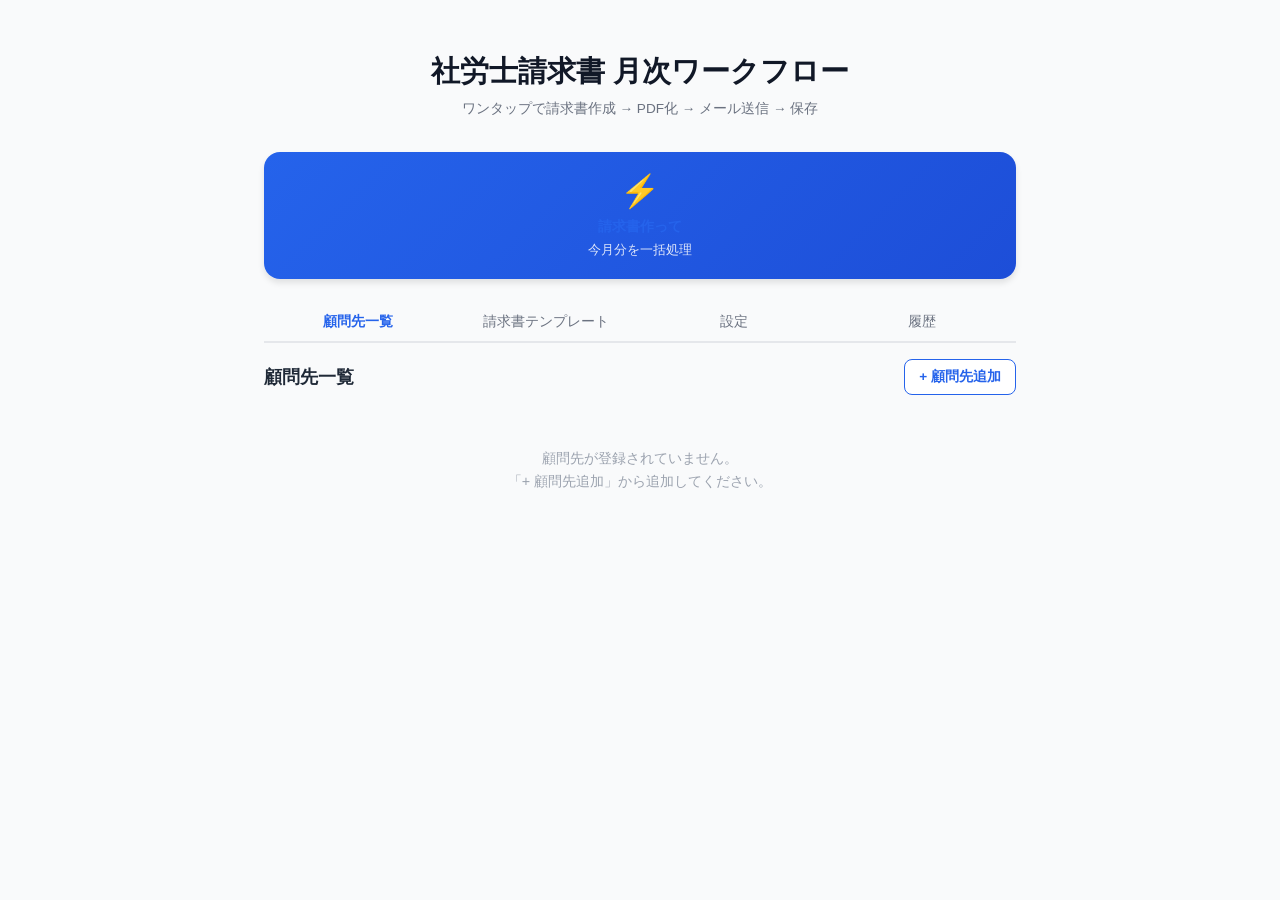
<file: invoice.html>
<!DOCTYPE html>
<html lang="ja">
<head>
    <meta charset="UTF-8">
    <meta name="viewport" content="width=device-width, initial-scale=1.0">
    <title>社労士請求書 月次自動化ツール</title>
    <link rel="stylesheet" href="invoice.css">
</head>
<body>
    <div class="container">
        <header>
            <h1>社労士請求書 月次ワークフロー</h1>
            <p class="subtitle">ワンタップで請求書作成 → PDF化 → メール送信 → 保存</p>
        </header>

        <!-- クイック実行パネル -->
        <section class="quick-action">
            <button id="btnRunAll" class="btn-primary-large">
                <span class="btn-icon">&#9889;</span>
                <span class="btn-text">請求書作って</span>
                <span class="btn-sub">今月分を一括処理</span>
            </button>
            <div id="progressArea" class="progress-area hidden">
                <div class="progress-bar">
                    <div id="progressFill" class="progress-fill"></div>
                </div>
                <div id="progressStatus" class="progress-status"></div>
                <ul id="progressLog" class="progress-log"></ul>
            </div>
        </section>

        <!-- 設定タブ -->
        <nav class="tabs">
            <button class="tab active" data-tab="clients">顧問先一覧</button>
            <button class="tab" data-tab="template">請求書テンプレート</button>
            <button class="tab" data-tab="settings">設定</button>
            <button class="tab" data-tab="history">履歴</button>
        </nav>

        <!-- 顧問先一覧 -->
        <section id="tab-clients" class="tab-content active">
            <div class="section-header">
                <h2>顧問先一覧</h2>
                <button id="btnAddClient" class="btn-secondary">+ 顧問先追加</button>
            </div>
            <div id="clientList" class="client-list"></div>
        </section>

        <!-- 請求書テンプレート -->
        <section id="tab-template" class="tab-content">
            <h2>請求書テンプレート</h2>
            <div class="invoice-preview" id="invoicePreview">
                <div class="invoice-doc">
                    <div class="invoice-header-doc">
                        <h3>請 求 書</h3>
                        <div class="invoice-meta">
                            <p>請求書番号: <span id="previewInvoiceNo">-</span></p>
                            <p>請求日: <span id="previewDate">-</span></p>
                        </div>
                    </div>
                    <div class="invoice-to">
                        <p><span id="previewClientName">（顧問先名）</span> 御中</p>
                    </div>
                    <div class="invoice-from">
                        <p id="previewOfficeName">（事務所名）</p>
                        <p id="previewOfficeAddress">（住所）</p>
                        <p id="previewOfficeTel">（電話番号）</p>
                    </div>
                    <div class="invoice-body">
                        <p>下記の通りご請求申し上げます。</p>
                        <table class="invoice-table">
                            <thead>
                                <tr>
                                    <th>項目</th>
                                    <th>数量</th>
                                    <th>単価</th>
                                    <th>金額</th>
                                </tr>
                            </thead>
                            <tbody id="previewItems">
                                <tr>
                                    <td>顧問料（<span class="preview-month">4</span>月分）</td>
                                    <td>1</td>
                                    <td>-</td>
                                    <td>-</td>
                                </tr>
                            </tbody>
                            <tfoot>
                                <tr>
                                    <td colspan="3">小計</td>
                                    <td id="previewSubtotal">-</td>
                                </tr>
                                <tr>
                                    <td colspan="3">消費税（10%）</td>
                                    <td id="previewTax">-</td>
                                </tr>
                                <tr class="total-row">
                                    <td colspan="3">合計</td>
                                    <td id="previewTotal">-</td>
                                </tr>
                            </tfoot>
                        </table>
                    </div>
                    <div class="invoice-footer-doc">
                        <p>お振込先: <span id="previewBank">（振込先）</span></p>
                        <p>お支払期限: <span id="previewDueDate">（支払期限）</span></p>
                    </div>
                </div>
            </div>
        </section>

        <!-- 設定 -->
        <section id="tab-settings" class="tab-content">
            <h2>基本設定</h2>
            <form id="settingsForm" class="settings-form">
                <fieldset>
                    <legend>事務所情報</legend>
                    <div class="form-group">
                        <label>事務所名</label>
                        <input type="text" id="officeName" placeholder="○○社会保険労務士事務所">
                    </div>
                    <div class="form-group">
                        <label>代表者名</label>
                        <input type="text" id="officeRepresentative" placeholder="山田太郎">
                    </div>
                    <div class="form-group">
                        <label>郵便番号</label>
                        <input type="text" id="officeZip" placeholder="100-0001">
                    </div>
                    <div class="form-group">
                        <label>住所</label>
                        <input type="text" id="officeAddress" placeholder="東京都千代田区...">
                    </div>
                    <div class="form-group">
                        <label>電話番号</label>
                        <input type="text" id="officeTel" placeholder="03-1234-5678">
                    </div>
                    <div class="form-group">
                        <label>メールアドレス</label>
                        <input type="email" id="officeEmail" placeholder="info@example.com">
                    </div>
                    <div class="form-group">
                        <label>登録番号（インボイス）</label>
                        <input type="text" id="officeInvoiceNo" placeholder="T1234567890123">
                    </div>
                </fieldset>

                <fieldset>
                    <legend>振込先情報</legend>
                    <div class="form-group">
                        <label>銀行名</label>
                        <input type="text" id="bankName" placeholder="○○銀行">
                    </div>
                    <div class="form-group">
                        <label>支店名</label>
                        <input type="text" id="bankBranch" placeholder="○○支店">
                    </div>
                    <div class="form-group">
                        <label>口座種別</label>
                        <select id="bankType">
                            <option value="普通">普通</option>
                            <option value="当座">当座</option>
                        </select>
                    </div>
                    <div class="form-group">
                        <label>口座番号</label>
                        <input type="text" id="bankAccount" placeholder="1234567">
                    </div>
                    <div class="form-group">
                        <label>口座名義</label>
                        <input type="text" id="bankHolder" placeholder="シャロウシジムショ">
                    </div>
                </fieldset>

                <fieldset>
                    <legend>請求設定</legend>
                    <div class="form-group">
                        <label>支払期限（月末から何日後）</label>
                        <select id="dueDateOffset">
                            <option value="0">当月末</option>
                            <option value="30" selected>翌月末</option>
                            <option value="60">翌々月末</option>
                        </select>
                    </div>
                    <div class="form-group">
                        <label>請求書番号プレフィックス</label>
                        <input type="text" id="invoicePrefix" placeholder="INV-">
                    </div>
                    <div class="form-group">
                        <label>消費税率（%）</label>
                        <input type="number" id="taxRate" value="10" min="0" max="100">
                    </div>
                </fieldset>

                <fieldset>
                    <legend>メール設定</legend>
                    <div class="form-group">
                        <label>メール件名テンプレート</label>
                        <input type="text" id="emailSubject" placeholder="【請求書】{month}月分顧問料のご請求">
                    </div>
                    <div class="form-group">
                        <label>メール本文テンプレート</label>
                        <textarea id="emailBody" rows="8" placeholder="いつもお世話になっております。&#10;{month}月分の顧問料につきまして、請求書を送付いたします。&#10;ご確認のほどよろしくお願いいたします。"></textarea>
                    </div>
                </fieldset>

                <fieldset>
                    <legend>GAS連携（Google Apps Script）</legend>
                    <div class="form-group">
                        <label>GAS WebアプリURL</label>
                        <input type="url" id="gasUrl" placeholder="https://script.google.com/macros/s/xxxxx/exec">
                        <small>GASデプロイ後のURLを入力。空欄の場合はローカルのみで動作します。</small>
                    </div>
                    <div class="form-group">
                        <label>Google Drive 保存先フォルダID</label>
                        <input type="text" id="driveFolderId" placeholder="1ABCDefghIJKlmnop...">
                    </div>
                </fieldset>

                <button type="submit" class="btn-primary">設定を保存</button>
            </form>
        </section>

        <!-- 履歴 -->
        <section id="tab-history" class="tab-content">
            <h2>処理履歴</h2>
            <div id="historyList" class="history-list">
                <p class="empty-state">まだ履歴がありません</p>
            </div>
        </section>
    </div>

    <!-- 顧問先追加/編集モーダル -->
    <div id="clientModal" class="modal hidden">
        <div class="modal-overlay"></div>
        <div class="modal-content">
            <div class="modal-header">
                <h3 id="modalTitle">顧問先追加</h3>
                <button class="modal-close">&times;</button>
            </div>
            <form id="clientForm">
                <div class="form-group">
                    <label>会社名 / 氏名 *</label>
                    <input type="text" id="clientName" required>
                </div>
                <div class="form-group">
                    <label>メールアドレス *</label>
                    <input type="email" id="clientEmail" required>
                </div>
                <div class="form-group">
                    <label>郵便番号</label>
                    <input type="text" id="clientZip">
                </div>
                <div class="form-group">
                    <label>住所</label>
                    <input type="text" id="clientAddress">
                </div>
                <div class="form-group">
                    <label>担当者名</label>
                    <input type="text" id="clientContact">
                </div>
                <div class="form-row">
                    <div class="form-group">
                        <label>顧問料（税抜）*</label>
                        <input type="number" id="clientFee" required min="0">
                    </div>
                    <div class="form-group">
                        <label>請求項目名</label>
                        <input type="text" id="clientItemName" value="顧問料" placeholder="顧問料">
                    </div>
                </div>
                <div class="form-group">
                    <label>追加項目（任意）</label>
                    <div id="additionalItems"></div>
                    <button type="button" id="btnAddItem" class="btn-text">+ 項目追加</button>
                </div>
                <div class="form-group">
                    <label>
                        <input type="checkbox" id="clientActive" checked>
                        有効（チェックを外すと請求対象外）
                    </label>
                </div>
                <div class="form-group">
                    <label>備考</label>
                    <textarea id="clientNote" rows="3"></textarea>
                </div>
                <input type="hidden" id="clientId">
                <div class="modal-actions">
                    <button type="button" class="btn-cancel modal-close">キャンセル</button>
                    <button type="submit" class="btn-primary">保存</button>
                </div>
            </form>
        </div>
    </div>

    <!-- 個別請求書プレビューモーダル -->
    <div id="previewModal" class="modal hidden">
        <div class="modal-overlay"></div>
        <div class="modal-content modal-wide">
            <div class="modal-header">
                <h3>請求書プレビュー</h3>
                <button class="modal-close">&times;</button>
            </div>
            <div id="singlePreview" class="invoice-preview"></div>
            <div class="modal-actions">
                <button type="button" class="btn-cancel modal-close">閉じる</button>
                <button type="button" id="btnDownloadPdf" class="btn-primary">PDF保存</button>
            </div>
        </div>
    </div>

    <script src="invoice.js"></script>
</body>
</html>
</file>
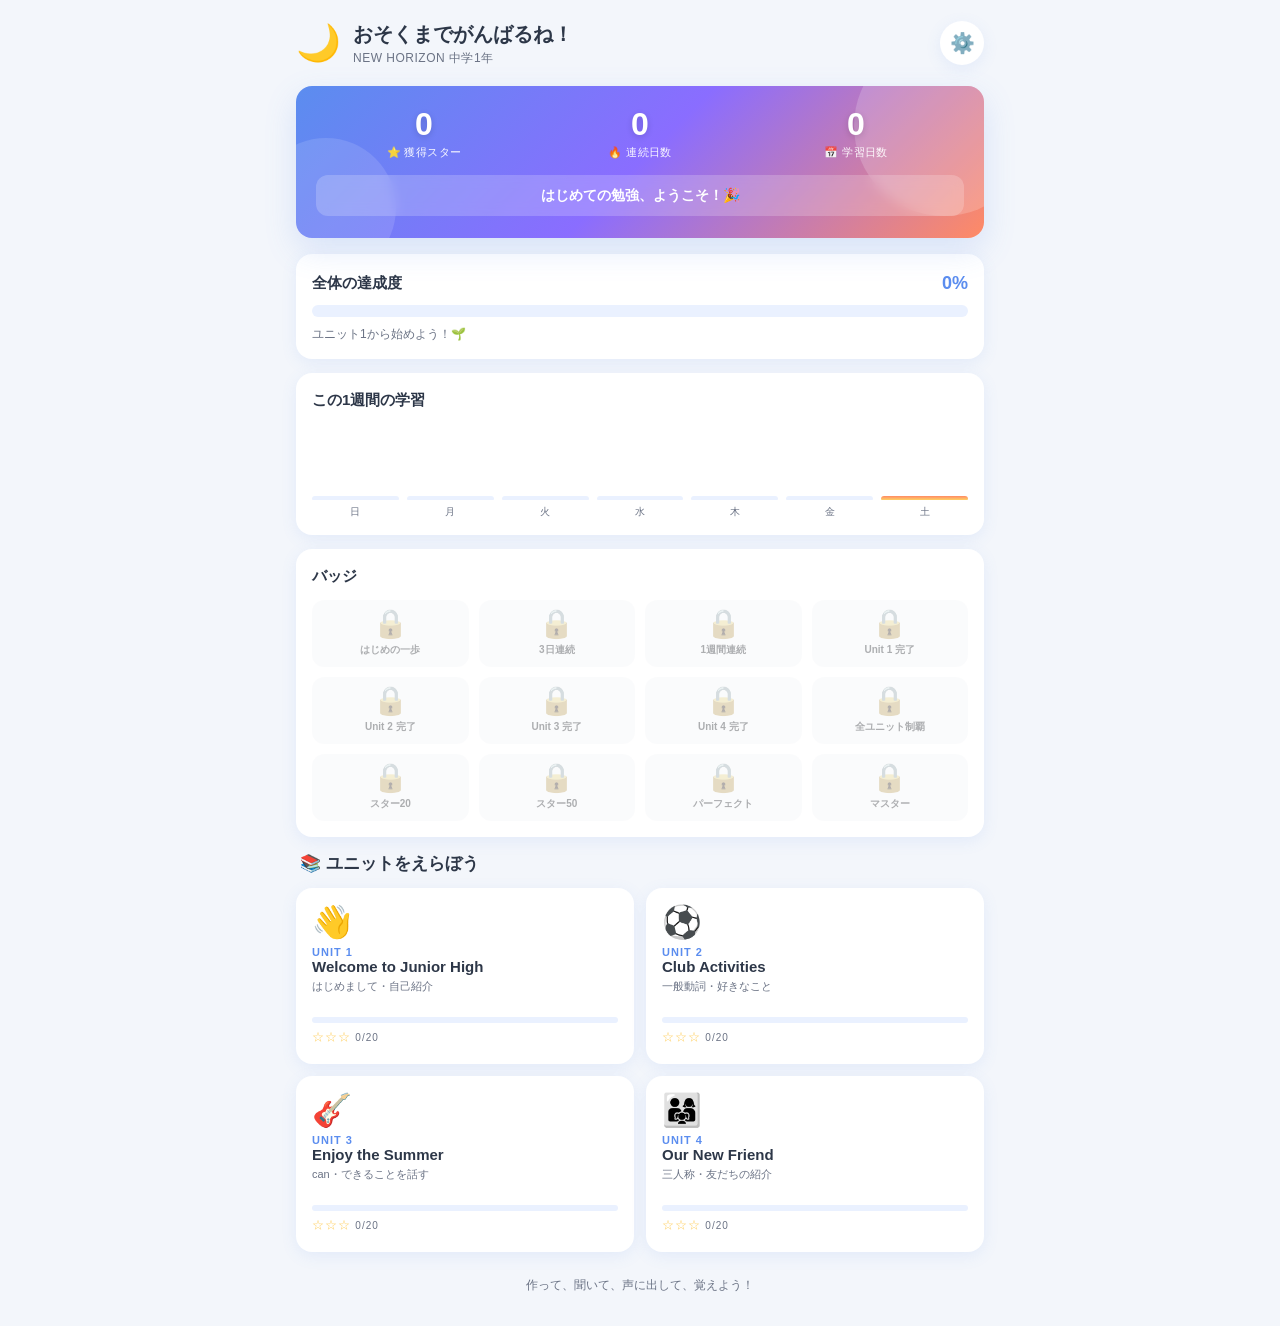
<file: nh1.html>
<!DOCTYPE html>
<html lang="ja">
<head>
    <meta charset="UTF-8">
    <meta name="viewport" content="width=device-width, initial-scale=1.0, viewport-fit=cover">
    <meta name="apple-mobile-web-app-capable" content="yes">
    <meta name="apple-mobile-web-app-status-bar-style" content="black-translucent">
    <meta name="apple-mobile-web-app-title" content="ニューホライゾン 中1">
    <meta name="theme-color" content="#5b8def">
    <title>ニューホライゾン 中1 英語学習</title>
    <link rel="stylesheet" href="nh1.css">
</head>
<body>
    <div class="app">

        <!-- ============== ホーム画面 ============== -->
        <main class="screen active" id="screen-home">
            <header class="home-header">
                <div class="home-greet">
                    <div class="home-emoji" id="homeEmoji">🌅</div>
                    <div>
                        <div class="home-hello" id="homeHello">おかえりなさい！</div>
                        <div class="home-sub">NEW HORIZON 中学1年</div>
                    </div>
                </div>
                <button class="icon-btn" onclick="openSettings()" aria-label="設定">⚙️</button>
            </header>

            <!-- モチベーションカード -->
            <section class="hero-card">
                <div class="hero-bg"></div>
                <div class="hero-content">
                    <div class="hero-row">
                        <div class="hero-stat">
                            <div class="hero-stat-num" id="totalStars">0</div>
                            <div class="hero-stat-label">⭐ 獲得スター</div>
                        </div>
                        <div class="hero-stat">
                            <div class="hero-stat-num" id="streakDays">0</div>
                            <div class="hero-stat-label">🔥 連続日数</div>
                        </div>
                        <div class="hero-stat">
                            <div class="hero-stat-num" id="totalDays">0</div>
                            <div class="hero-stat-label">📅 学習日数</div>
                        </div>
                    </div>
                    <div class="hero-msg" id="heroMsg">今日も少しずつ進めよう！</div>
                </div>
            </section>

            <!-- 全体の進捗 -->
            <section class="overall-card">
                <div class="overall-head">
                    <span>全体の達成度</span>
                    <span class="overall-pct" id="overallPct">0%</span>
                </div>
                <div class="progress-track">
                    <div class="progress-bar" id="overallBar"></div>
                </div>
                <div class="overall-sub" id="overallSub">スターをあつめて、すべてのユニットをクリアしよう！</div>
            </section>

            <!-- 7日間グラフ -->
            <section class="week-card">
                <div class="week-title">この1週間の学習</div>
                <div class="week-chart" id="weekChart"></div>
            </section>

            <!-- バッジ -->
            <section class="badge-card">
                <div class="week-title">バッジ</div>
                <div class="badge-grid" id="badgeGrid"></div>
            </section>

            <!-- ユニット選択 -->
            <section class="unit-section">
                <div class="section-title">📚 ユニットをえらぼう</div>
                <div class="unit-grid" id="unitGrid"></div>
            </section>

            <footer class="home-footer">作って、聞いて、声に出して、覚えよう！</footer>
        </main>

        <!-- ============== ユニット画面 ============== -->
        <main class="screen" id="screen-unit">
            <header class="unit-header">
                <button class="back-btn" onclick="goHome()">← もどる</button>
                <div class="unit-header-title">
                    <div class="unit-header-name" id="unitTitle">Unit 1</div>
                    <div class="unit-header-desc" id="unitDesc"></div>
                </div>
            </header>

            <!-- ユニット進捗 -->
            <section class="unit-progress-card">
                <div class="upc-row">
                    <div class="upc-item">
                        <div class="upc-label">単語マスター</div>
                        <div class="progress-track small"><div class="progress-bar" id="upVocab"></div></div>
                        <div class="upc-num" id="upVocabNum">0/0</div>
                    </div>
                    <div class="upc-item">
                        <div class="upc-label">リスニング作文</div>
                        <div class="progress-track small"><div class="progress-bar" id="upArr"></div></div>
                        <div class="upc-num" id="upArrNum">0/0</div>
                    </div>
                </div>
            </section>

            <!-- 学習モード選択 -->
            <nav class="mode-nav">
                <button class="mode-btn active" data-mode="conv" onclick="switchMode('conv')">
                    <span class="mode-icon">💬</span>
                    <span class="mode-label">会話文<small>聞いて読む</small></span>
                </button>
                <button class="mode-btn" data-mode="vocab" onclick="switchMode('vocab')">
                    <span class="mode-icon">📖</span>
                    <span class="mode-label">単語一覧<small>意味を確認</small></span>
                </button>
                <button class="mode-btn" data-mode="wtest" onclick="switchMode('wtest')">
                    <span class="mode-icon">✏️</span>
                    <span class="mode-label">単語テスト<small>4択クイズ</small></span>
                </button>
                <button class="mode-btn" data-mode="arrange" onclick="switchMode('arrange')">
                    <span class="mode-icon">🎧</span>
                    <span class="mode-label">リスニング作文<small>聞いて並べる</small></span>
                </button>
            </nav>

            <!-- モード: 会話文 -->
            <section class="mode-panel active" id="panel-conv">
                <div class="card">
                    <div class="card-head">
                        <h3>💬 ユニットの会話</h3>
                        <div class="card-tools">
                            <label class="toggle">
                                <input type="checkbox" id="showJa" checked onchange="renderConversation()">
                                <span>日本語訳</span>
                            </label>
                            <button class="btn btn-sm" onclick="playWholeConv()">▶ 全文再生</button>
                            <button class="btn btn-sm btn-ghost" onclick="stopSpeak()">⏹ 停止</button>
                        </div>
                    </div>
                    <div class="speed-row">
                        <span class="speed-label">音声スピード</span>
                        <div class="seg-mini">
                            <button class="seg-mini-btn" data-rate="0.7" onclick="setRate(0.7)">ゆっくり</button>
                            <button class="seg-mini-btn active" data-rate="0.9" onclick="setRate(0.9)">ふつう</button>
                            <button class="seg-mini-btn" data-rate="1.1" onclick="setRate(1.1)">速め</button>
                        </div>
                    </div>
                    <div class="conv-list" id="convList"></div>
                </div>
            </section>

            <!-- モード: 単語一覧 -->
            <section class="mode-panel" id="panel-vocab">
                <div class="card">
                    <div class="card-head">
                        <h3>📖 このユニットの単語</h3>
                        <button class="btn btn-sm" onclick="playAllVocab()">▶ 全部聞く</button>
                    </div>
                    <div class="vocab-list" id="vocabList"></div>
                </div>
            </section>

            <!-- モード: 単語テスト -->
            <section class="mode-panel" id="panel-wtest">
                <div class="card" id="wtestCard">
                    <div class="card-head">
                        <h3>✏️ 単語テスト</h3>
                        <button class="btn btn-sm btn-ghost" onclick="restartWtest()">🔄 やり直す</button>
                    </div>
                    <div class="wtest-progress" id="wtestProg">
                        <div class="progress-track"><div class="progress-bar" id="wtestBar"></div></div>
                        <div class="wtest-progress-text" id="wtestText">問題 1 / 10</div>
                    </div>
                    <div id="wtestArea"></div>
                </div>
            </section>

            <!-- モード: リスニング作文（聞いて並べる） -->
            <section class="mode-panel" id="panel-arrange">
                <div class="card">
                    <div class="card-head">
                        <h3>🎧 リスニング作文</h3>
                        <button class="btn btn-sm btn-ghost" onclick="restartArrange()">🔄 やり直す</button>
                    </div>
                    <p class="card-desc">英語の音声を聞いて、下の単語を順番にタップして文を作ろう！</p>
                    <div class="wtest-progress">
                        <div class="progress-track"><div class="progress-bar" id="arrBar"></div></div>
                        <div class="wtest-progress-text" id="arrText">問題 1 / 8</div>
                    </div>
                    <div id="arrangeArea"></div>
                </div>
            </section>
        </main>

        <!-- ============== 設定モーダル ============== -->
        <div class="modal" id="settingsModal" onclick="closeSettingsBg(event)">
            <div class="modal-card">
                <h3>⚙️ 設定</h3>
                <div class="setting-row">
                    <label>名前（ニックネーム）</label>
                    <input type="text" id="nickInput" placeholder="例：たかし" maxlength="10">
                </div>
                <div class="setting-row">
                    <label>英語の声（音声）</label>
                    <select id="voiceSelect"></select>
                </div>
                <div class="setting-row danger">
                    <button class="btn btn-ghost btn-danger" onclick="resetAll()">学習データをぜんぶリセット</button>
                </div>
                <div class="modal-actions">
                    <button class="btn btn-primary" onclick="saveSettings()">保存して閉じる</button>
                </div>
            </div>
        </div>

        <!-- ============== 結果モーダル ============== -->
        <div class="modal" id="resultModal" onclick="closeResultBg(event)">
            <div class="modal-card result-card">
                <div class="result-emoji" id="resultEmoji">🎉</div>
                <h3 id="resultTitle">よくできました！</h3>
                <div class="result-score" id="resultScore">10 / 10</div>
                <div class="result-stars" id="resultStars">⭐⭐⭐</div>
                <p id="resultMsg">100点満点！素晴らしい！</p>
                <div class="modal-actions">
                    <button class="btn btn-ghost" onclick="closeResult()">閉じる</button>
                    <button class="btn btn-primary" onclick="retryAfterResult()">もう一回</button>
                </div>
            </div>
        </div>
    </div>

    <script src="nh1.js"></script>
</body>
</html>
</file>
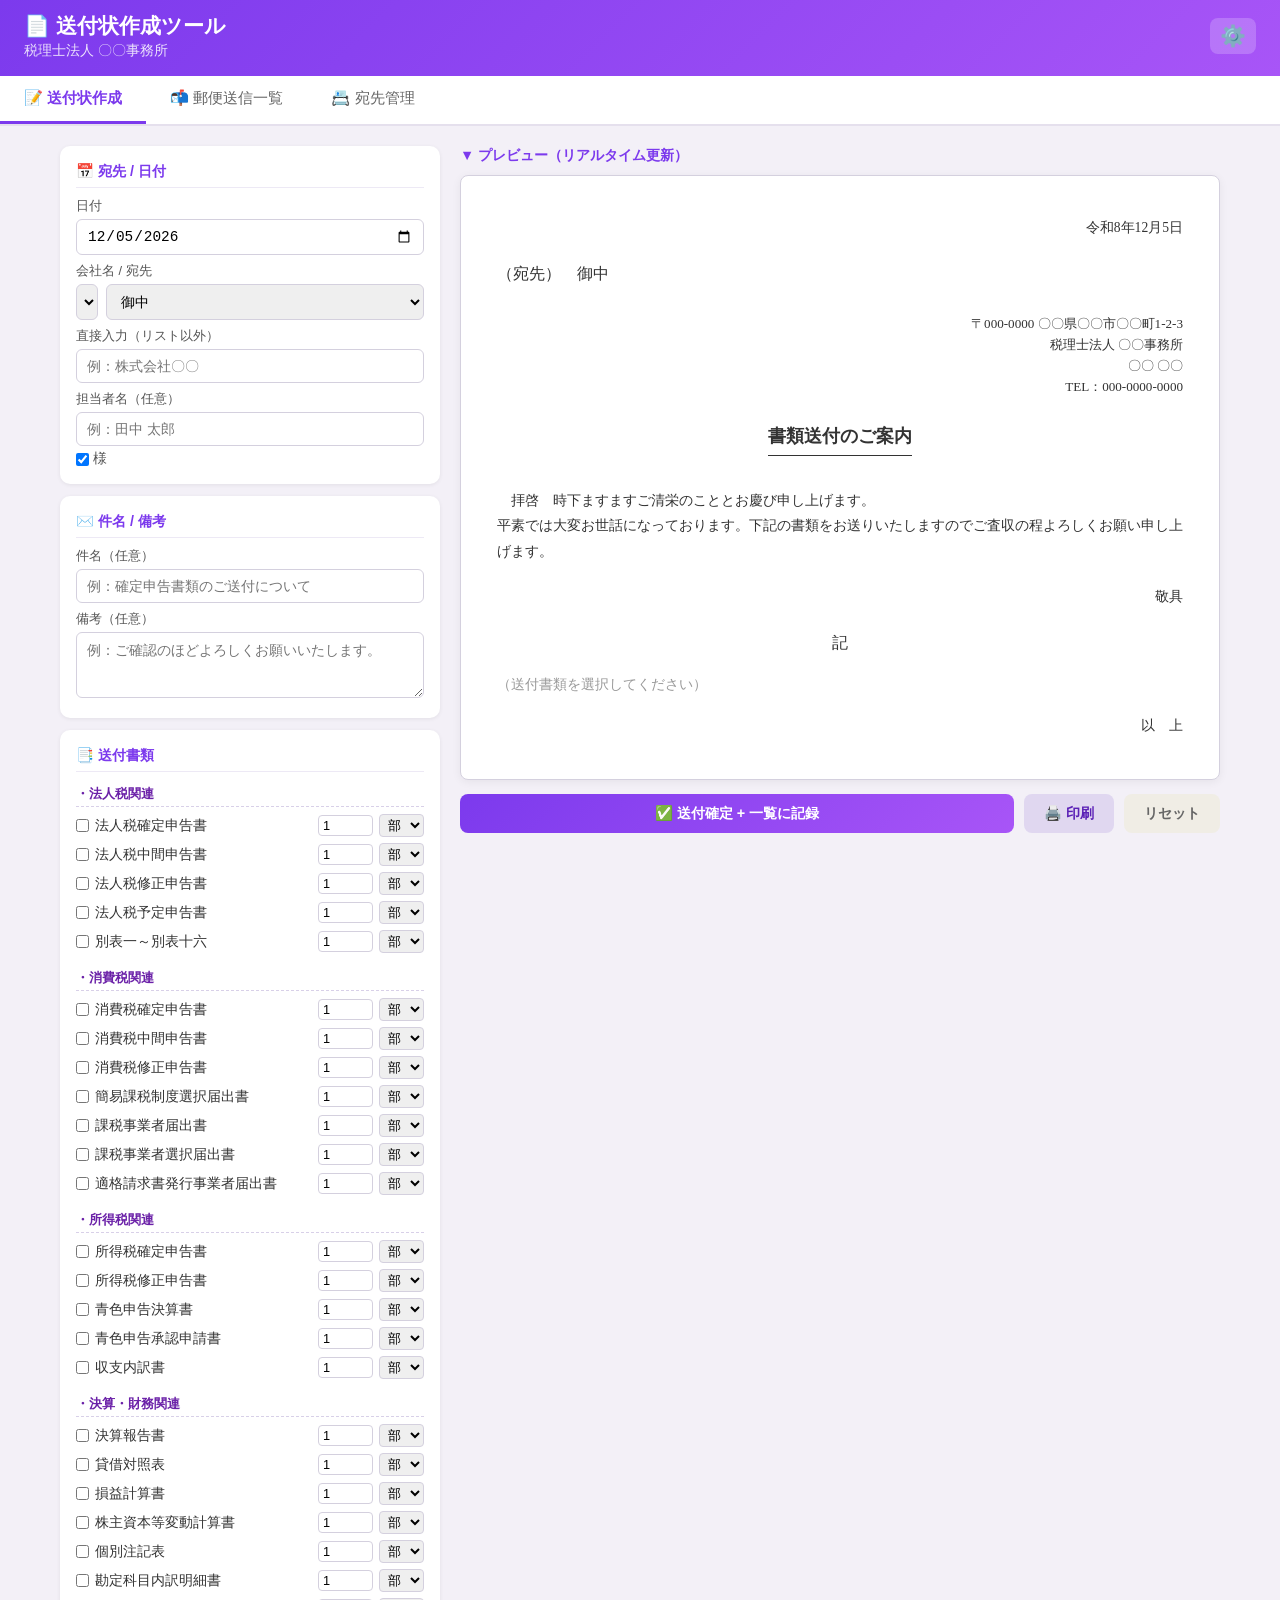
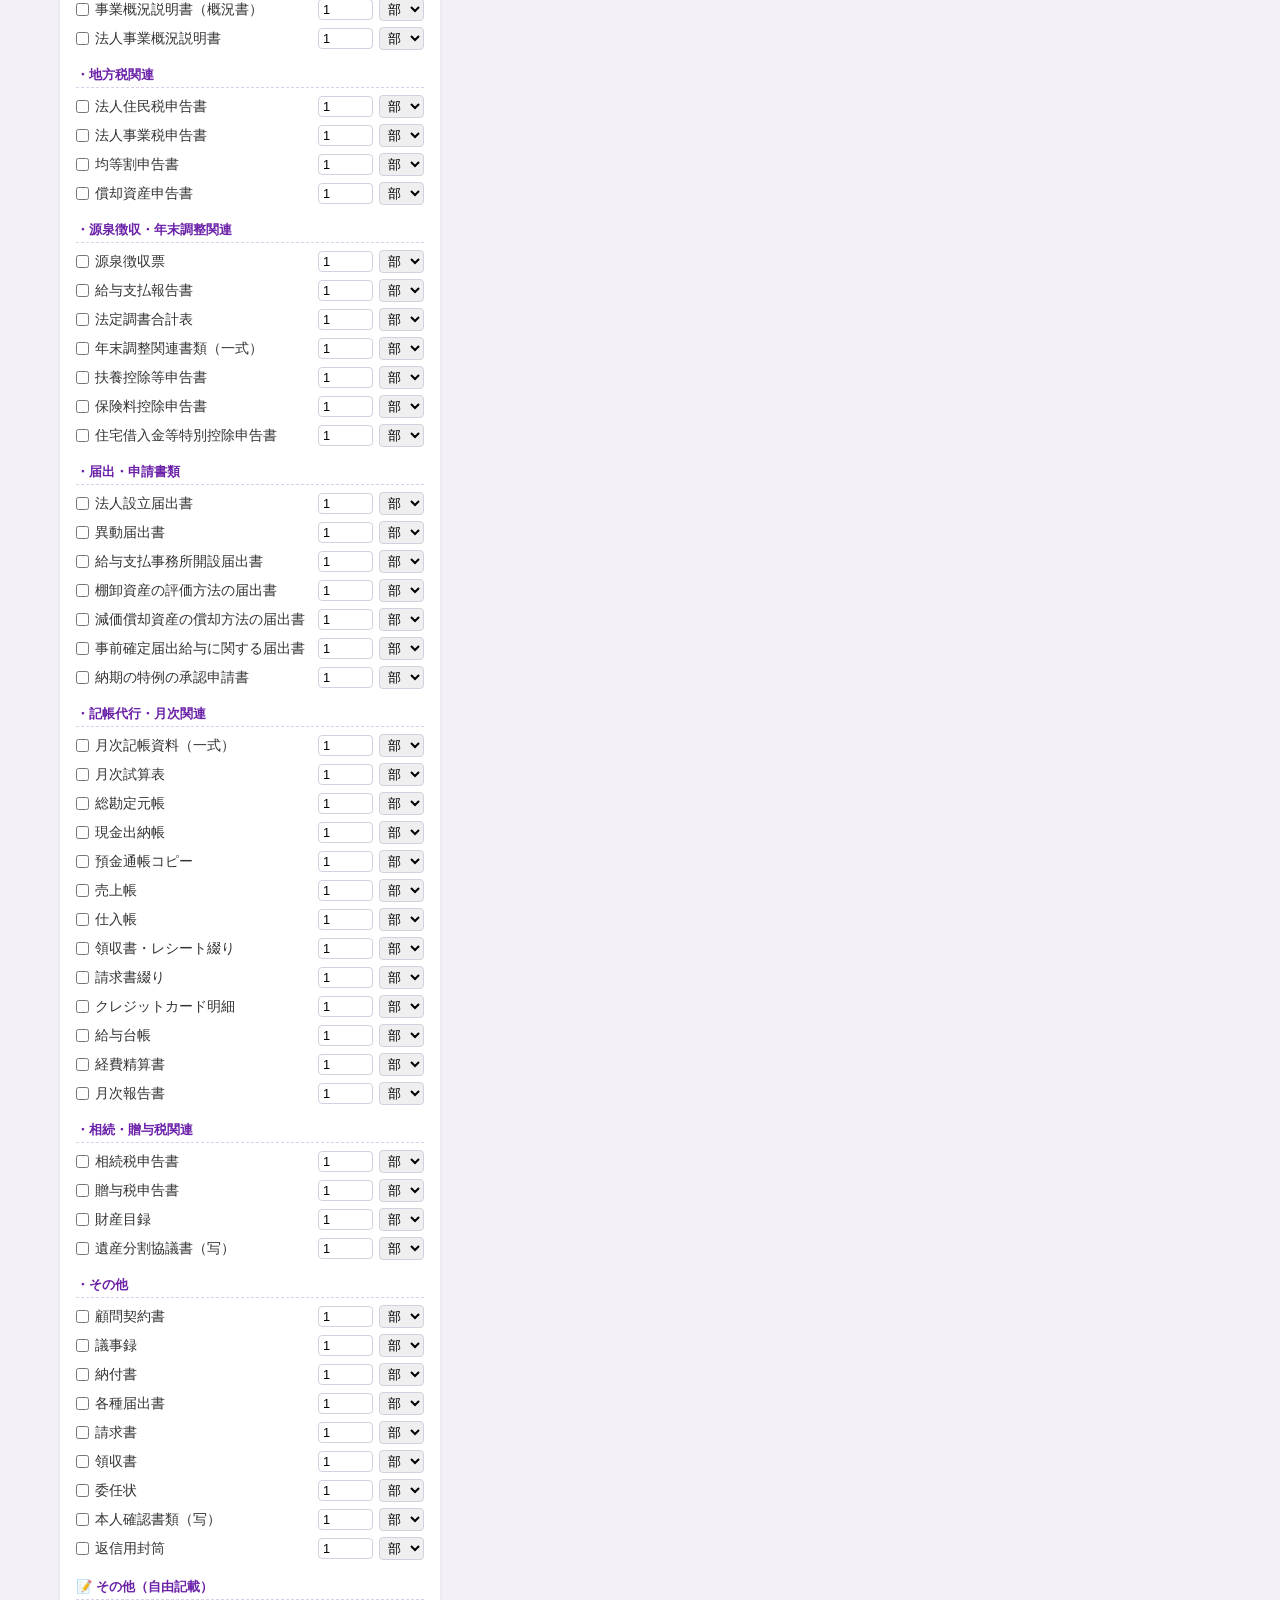
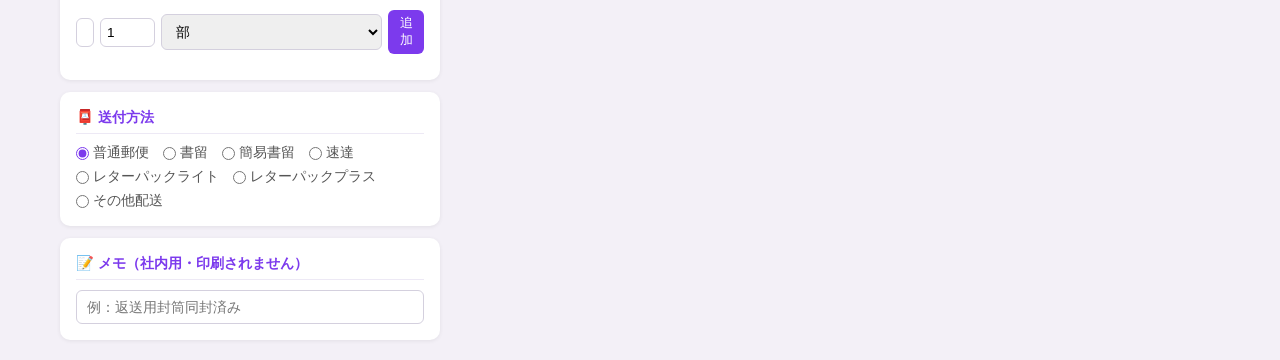
<file: postal.html>
<!DOCTYPE html>
<html lang="ja">
<head>
<meta charset="UTF-8">
<meta name="viewport" content="width=device-width, initial-scale=1.0, viewport-fit=cover, maximum-scale=5">
<meta name="apple-mobile-web-app-capable" content="yes">
<meta name="apple-mobile-web-app-status-bar-style" content="black-translucent">
<meta name="apple-mobile-web-app-title" content="送付状作成">
<title>送付状作成ツール - 税理士法人</title>
<link rel="stylesheet" href="postal.css">
</head>
<body>

<header class="app-header">
  <div class="header-content">
    <h1>📄 送付状作成ツール</h1>
    <p class="header-sub">税理士法人 〇〇事務所</p>
  </div>
  <div class="header-actions">
    <button id="btnSettings" class="btn-icon" title="事務所設定">⚙️</button>
  </div>
</header>

<nav class="tab-nav">
  <button class="tab-btn active" data-tab="create">📝 送付状作成</button>
  <button class="tab-btn" data-tab="list">📬 郵便送信一覧</button>
  <button class="tab-btn" data-tab="addressbook">📇 宛先管理</button>
</nav>

<!-- ========== 送付状作成タブ ========== -->
<div id="tab-create" class="tab-content active">
  <div class="create-layout">
    <!-- 左パネル：入力フォーム -->
    <div class="form-panel">

      <section class="form-section">
        <h3>📅 宛先 / 日付</h3>
        <label>日付</label>
        <input type="date" id="sendDate" />

        <label>会社名 / 宛先</label>
        <div class="row-flex">
          <select id="addressSelect">
            <option value="">▼ 一覧から選択</option>
          </select>
          <select id="addressSuffix">
            <option value="御中">御中</option>
            <option value="様">様</option>
            <option value="行">行</option>
          </select>
        </div>

        <label>直接入力（リスト以外）</label>
        <input type="text" id="addressDirect" placeholder="例：株式会社〇〇" />

        <label>担当者名（任意）</label>
        <input type="text" id="contactPerson" placeholder="例：田中 太郎" />
        <div class="row-flex" style="margin-top:4px;">
          <label class="inline-label"><input type="checkbox" id="contactSuffix_sama" checked /> 様</label>
        </div>
      </section>

      <section class="form-section">
        <h3>✉️ 件名 / 備考</h3>
        <label>件名（任意）</label>
        <input type="text" id="subject" placeholder="例：確定申告書類のご送付について" />
        <label>備考（任意）</label>
        <textarea id="remarks" rows="3" placeholder="例：ご確認のほどよろしくお願いいたします。"></textarea>
      </section>

      <section class="form-section">
        <h3>📑 送付書類</h3>
        <div id="documentCategories"></div>
        <div class="doc-category" style="margin-top:12px;">
          <div class="doc-category-title">📝 その他（自由記載）</div>
          <div class="custom-doc-row">
            <input type="text" id="customDocName" placeholder="書類名を自由に入力" />
            <input type="number" id="customDocCount" value="1" min="1" max="99" style="width:60px" />
            <select id="customDocUnit">
              <option value="部">部</option>
              <option value="枚">枚</option>
              <option value="通">通</option>
              <option value="式">式</option>
              <option value="冊">冊</option>
            </select>
            <button id="btnAddCustomDoc" class="btn-sm btn-primary">追加</button>
          </div>
          <ul id="customDocList" class="custom-doc-list"></ul>
        </div>
      </section>

      <section class="form-section">
        <h3>📮 送付方法</h3>
        <div class="delivery-methods">
          <label><input type="radio" name="deliveryMethod" value="普通郵便" checked /> 普通郵便</label>
          <label><input type="radio" name="deliveryMethod" value="書留" /> 書留</label>
          <label><input type="radio" name="deliveryMethod" value="簡易書留" /> 簡易書留</label>
          <label><input type="radio" name="deliveryMethod" value="速達" /> 速達</label>
          <label><input type="radio" name="deliveryMethod" value="レターパックライト" /> レターパックライト</label>
          <label><input type="radio" name="deliveryMethod" value="レターパックプラス" /> レターパックプラス</label>
          <label><input type="radio" name="deliveryMethod" value="その他配送" /> その他配送</label>
        </div>
      </section>

      <section class="form-section">
        <h3>📝 メモ（社内用・印刷されません）</h3>
        <input type="text" id="internalMemo" placeholder="例：返送用封筒同封済み" />
      </section>

    </div>

    <!-- 右パネル：プレビュー -->
    <div class="preview-panel">
      <h3>▼ プレビュー（リアルタイム更新）</h3>
      <div id="previewArea" class="preview-area">
        <!-- JSで描画 -->
      </div>
      <div class="action-buttons">
        <button id="btnConfirm" class="btn btn-confirm">✅ 送付確定 + 一覧に記録</button>
        <button id="btnPrint" class="btn btn-print">🖨️ 印刷</button>
        <button id="btnReset" class="btn btn-reset">リセット</button>
      </div>
    </div>
  </div>
</div>

<!-- ========== 郵便送信一覧タブ ========== -->
<div id="tab-list" class="tab-content">
  <div class="list-toolbar">
    <input type="text" id="listSearch" placeholder="🔍 宛先・書類で絞り込み" />
    <select id="filterMethod">
      <option value="">すべての送付方法</option>
      <option value="普通郵便">普通郵便</option>
      <option value="書留">書留</option>
      <option value="簡易書留">簡易書留</option>
      <option value="速達">速達</option>
      <option value="レターパックライト">レターパックライト</option>
      <option value="レターパックプラス">レターパックプラス</option>
      <option value="その他配送">その他配送</option>
    </select>
    <select id="filterYear">
      <option value="">すべての年</option>
    </select>
    <button id="btnCsvExport" class="btn btn-csv">⬇ CSVエクスポート</button>
    <button id="btnDeleteAll" class="btn btn-danger">🗑 全件削除</button>
    <span id="listCount" class="list-count"></span>
  </div>
  <div class="table-wrapper">
    <table id="historyTable">
      <thead>
        <tr>
          <th class="sortable" data-sort="date">送付日 ↕</th>
          <th>宛先</th>
          <th>送付書類</th>
          <th class="sortable" data-sort="method">送付方法 ↕</th>
          <th>件名・メモ</th>
          <th>操作</th>
        </tr>
      </thead>
      <tbody id="historyBody"></tbody>
    </table>
  </div>
</div>

<!-- ========== 宛先管理タブ（住所一覧） ========== -->
<div id="tab-addressbook" class="tab-content">

  <!-- 新規登録フォーム -->
  <div class="addressbook-panel addr-form-panel">
    <h3>📇 クライアント宛先の登録</h3>
    <div class="addr-form-grid">
      <div class="addr-field">
        <label>会社名・宛先名 <span class="required">*必須</span></label>
        <input type="text" id="newAddrName" placeholder="例：株式会社〇〇" />
      </div>
      <div class="addr-field">
        <label>郵便番号</label>
        <input type="text" id="newAddrZip" placeholder="例：〒123-4567" />
      </div>
      <div class="addr-field addr-field-wide">
        <label>住所</label>
        <input type="text" id="newAddrAddress" placeholder="例：東京都千代田区〇〇1-2-3 〇〇ビル5F" />
      </div>
      <div class="addr-field">
        <label>担当者名</label>
        <input type="text" id="newAddrContact" placeholder="例：田中 太郎" />
      </div>
      <div class="addr-field">
        <label>電話番号</label>
        <input type="text" id="newAddrTel" placeholder="例：03-1234-5678" />
      </div>
      <div class="addr-field addr-field-wide">
        <label>備考</label>
        <input type="text" id="newAddrMemo" placeholder="例：毎月15日締め、顧問先" />
      </div>
    </div>
    <div class="addr-form-actions">
      <button id="btnAddAddr" class="btn btn-primary">➕ 登録</button>
    </div>
  </div>

  <!-- 一覧ツールバー -->
  <div class="addr-toolbar">
    <input type="text" id="addrSearch" placeholder="🔍 宛先を検索..." />
    <button id="btnAddrCsvImport" class="btn btn-csv">⬆ CSVインポート</button>
    <button id="btnAddrCsvExport" class="btn btn-csv">⬇ CSVエクスポート</button>
    <button id="btnAddrDeleteAll" class="btn btn-danger">🗑 全件削除</button>
    <span id="addrCount" class="list-count"></span>
  </div>
  <p class="csv-hint">※ CSVフォーマット：会社名, 郵便番号, 住所, 担当者名, 電話番号, 備考</p>

  <!-- 宛先一覧テーブル -->
  <div class="table-wrapper">
    <table id="addressTable" class="addr-table">
      <thead>
        <tr>
          <th>会社名・宛先</th>
          <th>〒</th>
          <th>住所</th>
          <th>担当者</th>
          <th>電話番号</th>
          <th>備考</th>
          <th>操作</th>
        </tr>
      </thead>
      <tbody id="addressBody"></tbody>
    </table>
  </div>
</div>

<!-- ========== 事務所設定モーダル ========== -->
<div id="settingsModal" class="modal-overlay" style="display:none;">
  <div class="modal">
    <h3>⚙️ 事務所設定</h3>
    <label>事務所名</label>
    <input type="text" id="settingOfficeName" placeholder="例：税理士法人 〇〇事務所" />
    <label>郵便番号</label>
    <input type="text" id="settingZip" placeholder="例：〒000-0000" />
    <label>住所</label>
    <input type="text" id="settingAddress" placeholder="例：〇〇県〇〇市〇〇町1-2-3" />
    <label>代表者名</label>
    <input type="text" id="settingRepName" placeholder="例：〇〇 〇〇" />
    <label>電話番号</label>
    <input type="text" id="settingTel" placeholder="例：000-0000-0000" />
    <div class="modal-actions">
      <button id="btnSaveSettings" class="btn btn-primary">保存</button>
      <button id="btnCloseSettings" class="btn btn-reset">閉じる</button>
    </div>
  </div>
</div>

<script src="postal.js"></script>
</body>
</html>
</file>
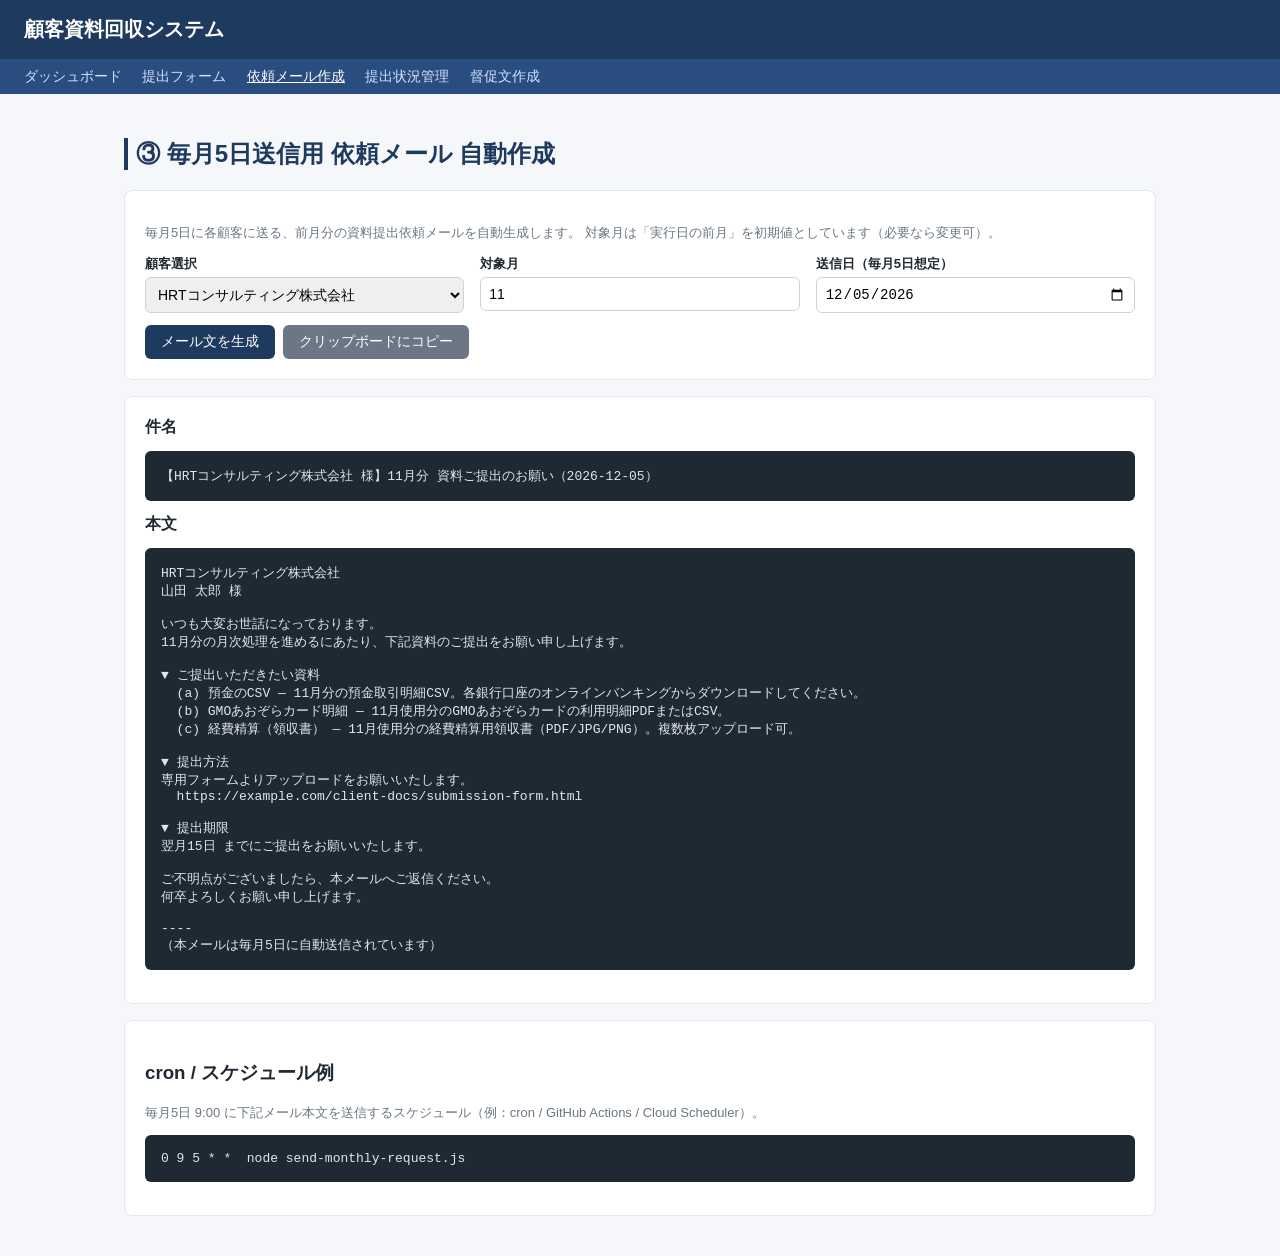
<file: client-docs/email-generator.html>
<!doctype html>
<html lang="ja">
<head>
  <meta charset="utf-8" />
  <title>依頼メール作成 | 顧客資料回収システム</title>
  <link rel="stylesheet" href="styles.css" />
</head>
<body>
  <header><h1>顧客資料回収システム</h1></header>
  <nav>
    <a href="index.html">ダッシュボード</a>
    <a href="submission-form.html">提出フォーム</a>
    <a class="active" href="email-generator.html">依頼メール作成</a>
    <a href="status-tracker.html">提出状況管理</a>
    <a href="reminder.html">督促文作成</a>
  </nav>

  <div class="container">
    <h2>③ 毎月5日送信用 依頼メール 自動作成</h2>

    <div class="card">
      <p class="muted">
        毎月5日に各顧客に送る、前月分の資料提出依頼メールを自動生成します。
        対象月は「実行日の前月」を初期値としています（必要なら変更可）。
      </p>
      <div class="row">
        <div class="field">
          <label>顧客選択</label>
          <select id="client-select"></select>
        </div>
        <div class="field">
          <label>対象月</label>
          <input id="target-month" type="number" min="1" max="12" />
        </div>
        <div class="field">
          <label>送信日（毎月5日想定）</label>
          <input id="send-date" type="date" />
        </div>
      </div>
      <div style="display:flex;gap:8px;">
        <button id="generate">メール文を生成</button>
        <button class="secondary" id="copy">クリップボードにコピー</button>
      </div>
    </div>

    <div class="card">
      <strong>件名</strong>
      <pre class="output" id="subject-output"></pre>
      <strong>本文</strong>
      <pre class="output" id="body-output"></pre>
    </div>

    <div class="card">
      <h3>cron / スケジュール例</h3>
      <p class="muted">毎月5日 9:00 に下記メール本文を送信するスケジュール（例：cron / GitHub Actions / Cloud Scheduler）。</p>
      <pre class="output">0 9 5 * *  node send-monthly-request.js</pre>
    </div>
  </div>

  <script src="data.js"></script>
  <script>
    const clientSelect = document.getElementById('client-select');
    const targetMonth = document.getElementById('target-month');
    const sendDate = document.getElementById('send-date');
    const subjectOut = document.getElementById('subject-output');
    const bodyOut = document.getElementById('body-output');

    function init() {
      const clients = loadClients();
      clientSelect.innerHTML = clients.map((c) => `<option value="${c.id}">${c.name}</option>`).join('');

      const today = new Date();
      const send = new Date(today.getFullYear(), today.getMonth(), 5);
      sendDate.value = send.toISOString().slice(0, 10);

      // 前月を対象月にする
      const prev = new Date(send.getFullYear(), send.getMonth() - 1, 1);
      targetMonth.value = prev.getMonth() + 1;

      generate();
    }

    function generate() {
      const clients = loadClients();
      const client = clients.find((c) => c.id === clientSelect.value);
      const month = Number(targetMonth.value);
      const dateStr = sendDate.value;
      const deadline = `翌月${client.deadlineDay}日`;

      const docs = REQUIRED_DOC_TEMPLATE(month);
      const docList = docs.map((d, i) => `  (${'abc'[i]}) ${d.label} — ${d.description}`).join('\n');

      const subject = `【${client.name} 様】${month}月分 資料ご提出のお願い（${dateStr}）`;
      const body = `${client.name}
${client.contactPerson} 様

いつも大変お世話になっております。
${month}月分の月次処理を進めるにあたり、下記資料のご提出をお願い申し上げます。

▼ ご提出いただきたい資料
${docList}

▼ 提出方法
専用フォームよりアップロードをお願いいたします。
  https://example.com/client-docs/submission-form.html

▼ 提出期限
${deadline} までにご提出をお願いいたします。

ご不明点がございましたら、本メールへご返信ください。
何卒よろしくお願い申し上げます。

----
（本メールは毎月5日に自動送信されています）`;

      subjectOut.textContent = subject;
      bodyOut.textContent = body;
    }

    document.getElementById('generate').addEventListener('click', generate);
    clientSelect.addEventListener('change', generate);
    targetMonth.addEventListener('change', generate);
    sendDate.addEventListener('change', generate);

    document.getElementById('copy').addEventListener('click', () => {
      const text = `件名: ${subjectOut.textContent}\n\n${bodyOut.textContent}`;
      navigator.clipboard.writeText(text).then(() => alert('コピーしました'));
    });

    init();
  </script>
</body>
</html>
</file>
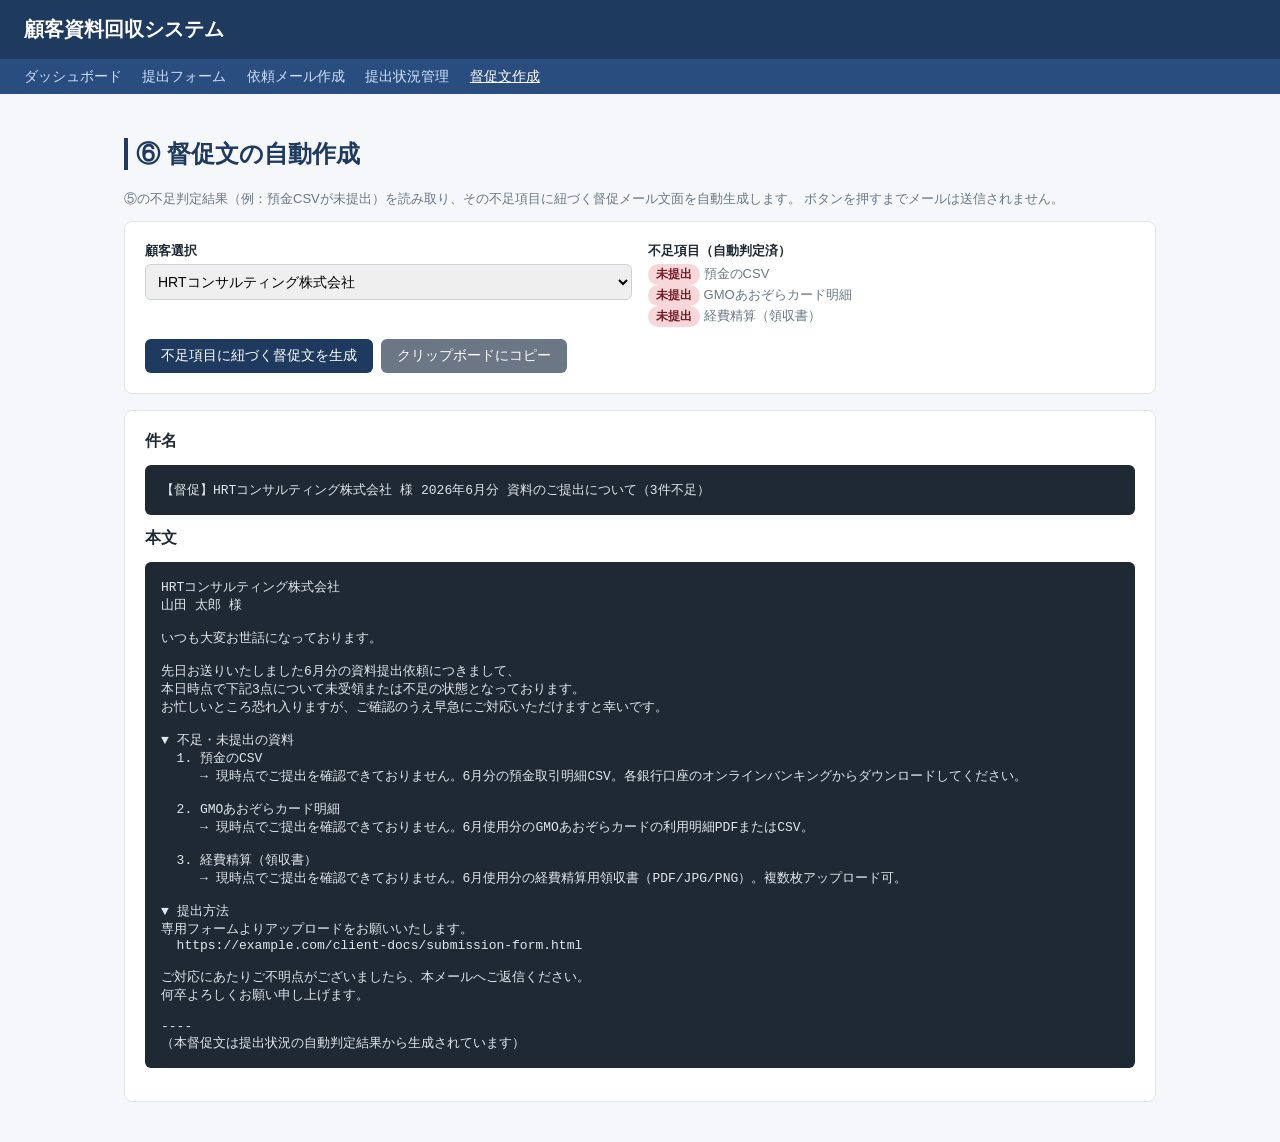
<file: client-docs/reminder.html>
<!doctype html>
<html lang="ja">
<head>
  <meta charset="utf-8" />
  <title>督促文作成 | 顧客資料回収システム</title>
  <link rel="stylesheet" href="styles.css" />
</head>
<body>
  <header><h1>顧客資料回収システム</h1></header>
  <nav>
    <a href="index.html">ダッシュボード</a>
    <a href="submission-form.html">提出フォーム</a>
    <a href="email-generator.html">依頼メール作成</a>
    <a href="status-tracker.html">提出状況管理</a>
    <a class="active" href="reminder.html">督促文作成</a>
  </nav>

  <div class="container">
    <h2>⑥ 督促文の自動作成</h2>
    <p class="muted">
      ⑤の不足判定結果（例：預金CSVが未提出）を読み取り、その不足項目に紐づく督促メール文面を自動生成します。
      ボタンを押すまでメールは送信されません。
    </p>

    <div class="card">
      <div class="row">
        <div class="field">
          <label>顧客選択</label>
          <select id="client-select"></select>
        </div>
        <div class="field">
          <label>不足項目（自動判定済）</label>
          <div id="missing-summary" class="muted">—</div>
        </div>
      </div>
      <div style="display:flex;gap:8px;">
        <button id="generate">不足項目に紐づく督促文を生成</button>
        <button class="secondary" id="copy">クリップボードにコピー</button>
      </div>
    </div>

    <div class="card">
      <strong>件名</strong>
      <pre class="output" id="subject-output">—</pre>
      <strong>本文</strong>
      <pre class="output" id="body-output">—</pre>
    </div>
  </div>

  <script src="data.js"></script>
  <script>
    const clientSelect = document.getElementById('client-select');
    const missingSummary = document.getElementById('missing-summary');
    const subjectOut = document.getElementById('subject-output');
    const bodyOut = document.getElementById('body-output');

    function init() {
      const clients = loadClients();
      clientSelect.innerHTML = clients.map((c) => `<option value="${c.id}">${c.name}</option>`).join('');

      // ?client=xxx クエリで初期選択を可能にする（status-trackerからの遷移用）
      const params = new URLSearchParams(location.search);
      const pre = params.get('client');
      if (pre && clients.find((c) => c.id === pre)) clientSelect.value = pre;

      refreshMissing();
    }

    function refreshMissing() {
      const clients = loadClients();
      const client = clients.find((c) => c.id === clientSelect.value);
      const missing = detectMissing(client);
      if (missing.length === 0) {
        missingSummary.innerHTML = '<span class="badge badge-ok">不足なし</span>';
      } else {
        missingSummary.innerHTML = missing.map((m) =>
          `<div><span class="badge badge-ng">${m.reason}</span> ${m.doc.label}</div>`
        ).join('');
      }
      generate();
    }

    function generate() {
      const clients = loadClients();
      const client = clients.find((c) => c.id === clientSelect.value);
      const missing = detectMissing(client);

      if (missing.length === 0) {
        subjectOut.textContent = '（不足なし。督促文は不要です）';
        bodyOut.textContent = '';
        return;
      }

      const month = client.targetMonth;
      const fy = client.fiscalYear;

      // 不足項目別に文を生成
      const itemSentences = missing.map((m, i) => {
        const num = i + 1;
        if (m.reason === '未提出') {
          return `  ${num}. ${m.doc.label}\n     → 現時点でご提出を確認できておりません。${m.doc.description}`;
        }
        if (m.reason.startsWith('ファイル数不足')) {
          return `  ${num}. ${m.doc.label}\n     → ご提出いただきましたが、${m.reason}です。追加でご提出をお願いいたします。`;
        }
        if (m.reason.startsWith('拡張子不正')) {
          return `  ${num}. ${m.doc.label}\n     → 受領しましたが、ファイル形式が想定外（${m.reason}）です。${m.doc.accept} 形式での再ご提出をお願いいたします。`;
        }
        if (m.reason.includes('対象月')) {
          return `  ${num}. ${m.doc.label}\n     → ご提出いただいたファイルが${month}月分のものか確認できませんでした。ファイル名に「${fy}${String(month).padStart(2,'0')}」または「${month}月」を含めて再ご提出をお願いいたします。`;
        }
        return `  ${num}. ${m.doc.label}\n     → ${m.reason}`;
      }).join('\n\n');

      const subject = `【督促】${client.name} 様 ${fy}年${month}月分 資料のご提出について（${missing.length}件不足）`;
      const body = `${client.name}
${client.contactPerson} 様

いつも大変お世話になっております。

先日お送りいたしました${month}月分の資料提出依頼につきまして、
本日時点で下記${missing.length}点について未受領または不足の状態となっております。
お忙しいところ恐れ入りますが、ご確認のうえ早急にご対応いただけますと幸いです。

▼ 不足・未提出の資料
${itemSentences}

▼ 提出方法
専用フォームよりアップロードをお願いいたします。
  https://example.com/client-docs/submission-form.html

ご対応にあたりご不明点がございましたら、本メールへご返信ください。
何卒よろしくお願い申し上げます。

----
（本督促文は提出状況の自動判定結果から生成されています）`;

      subjectOut.textContent = subject;
      bodyOut.textContent = body;
    }

    document.getElementById('generate').addEventListener('click', generate);
    document.getElementById('copy').addEventListener('click', () => {
      const text = `件名: ${subjectOut.textContent}\n\n${bodyOut.textContent}`;
      navigator.clipboard.writeText(text).then(() => alert('コピーしました'));
    });
    clientSelect.addEventListener('change', refreshMissing);

    init();
  </script>
</body>
</html>
</file>
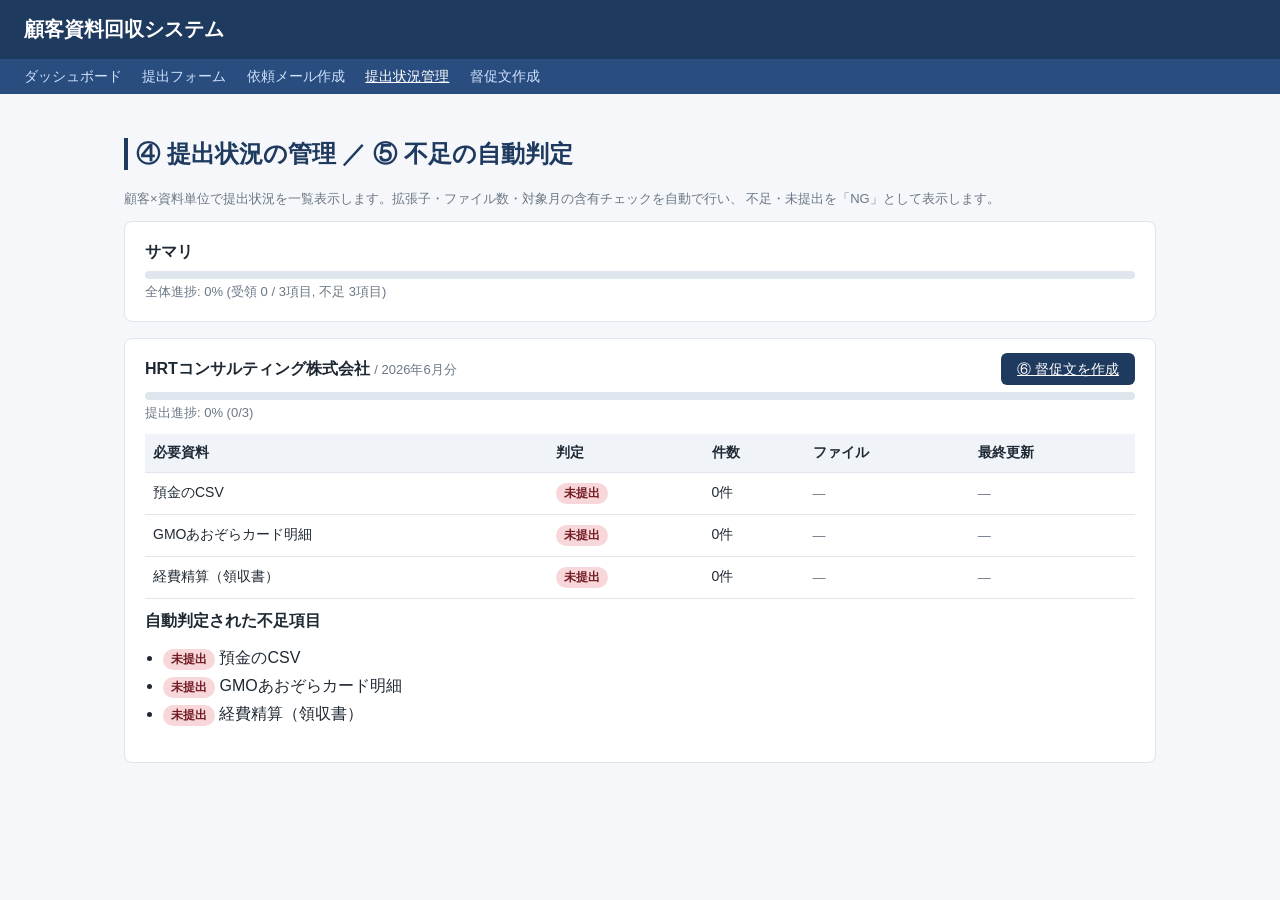
<file: client-docs/status-tracker.html>
<!doctype html>
<html lang="ja">
<head>
  <meta charset="utf-8" />
  <title>提出状況管理 | 顧客資料回収システム</title>
  <link rel="stylesheet" href="styles.css" />
</head>
<body>
  <header><h1>顧客資料回収システム</h1></header>
  <nav>
    <a href="index.html">ダッシュボード</a>
    <a href="submission-form.html">提出フォーム</a>
    <a href="email-generator.html">依頼メール作成</a>
    <a class="active" href="status-tracker.html">提出状況管理</a>
    <a href="reminder.html">督促文作成</a>
  </nav>

  <div class="container">
    <h2>④ 提出状況の管理 ／ ⑤ 不足の自動判定</h2>
    <p class="muted">
      顧客×資料単位で提出状況を一覧表示します。拡張子・ファイル数・対象月の含有チェックを自動で行い、
      不足・未提出を「NG」として表示します。
    </p>

    <div class="card">
      <strong>サマリ</strong>
      <div id="summary"></div>
    </div>

    <div id="client-tables"></div>
  </div>

  <script src="data.js"></script>
  <script>
    function statusBadge(missing, doc) {
      const m = missing.find((x) => x.doc.id === doc.id);
      if (!m) return '<span class="badge badge-ok">OK</span>';
      if (m.reason === '未提出') return '<span class="badge badge-ng">未提出</span>';
      return `<span class="badge badge-warn">${m.reason}</span>`;
    }

    function render() {
      const clients = loadClients();
      const root = document.getElementById('client-tables');
      const summary = document.getElementById('summary');

      let totalDocs = 0, totalMissing = 0;

      root.innerHTML = clients.map((c) => {
        const docs = getRequiredDocs(c);
        const missing = detectMissing(c);
        const state = getSubmissionState(c.id, c.fiscalYear, c.targetMonth);
        const progress = calcProgress(c);

        totalDocs += docs.length;
        totalMissing += missing.length;

        const rows = docs.map((d) => {
          const submitted = state.docs[d.id];
          const fileCount = submitted?.files?.length || 0;
          const fileNames = submitted?.files?.map((f) => f.name).join(', ') || '—';
          return `
            <tr>
              <td>${d.label}</td>
              <td>${statusBadge(missing, d)}</td>
              <td>${fileCount}件</td>
              <td class="muted">${fileNames}</td>
              <td class="muted">${submitted?.submittedAt ? new Date(submitted.submittedAt).toLocaleString('ja-JP') : '—'}</td>
            </tr>
          `;
        }).join('');

        const reminderBtn = missing.length > 0
          ? `<a class="btn" href="reminder.html?client=${c.id}">⑥ 督促文を作成</a>`
          : '';

        return `
          <div class="card">
            <div style="display:flex;justify-content:space-between;align-items:center;">
              <div>
                <strong style="font-size:16px;">${c.name}</strong>
                <span class="muted"> / ${c.fiscalYear}年${c.targetMonth}月分</span>
              </div>
              <div>${reminderBtn}</div>
            </div>
            <div style="margin:12px 0;">
              <div class="progress"><div style="width:${progress}%"></div></div>
              <div class="muted" style="margin-top:4px;">提出進捗: ${progress}% (${docs.length - missing.length}/${docs.length})</div>
            </div>
            <table>
              <thead>
                <tr><th>必要資料</th><th>判定</th><th>件数</th><th>ファイル</th><th>最終更新</th></tr>
              </thead>
              <tbody>${rows}</tbody>
            </table>
            ${missing.length > 0 ? `
              <div style="margin-top:12px;">
                <strong>自動判定された不足項目</strong>
                <ul class="doc-list">
                  ${missing.map((m) => `<li><span class="badge badge-ng">${m.reason}</span> ${m.doc.label}</li>`).join('')}
                </ul>
              </div>
            ` : '<p class="muted" style="margin-top:12px;">不足はありません。</p>'}
          </div>
        `;
      }).join('');

      const overallProgress = totalDocs ? Math.round(((totalDocs - totalMissing) / totalDocs) * 100) : 0;
      summary.innerHTML = `
        <div style="margin-top:8px;">
          <div class="progress"><div style="width:${overallProgress}%"></div></div>
          <div class="muted" style="margin-top:4px;">
            全体進捗: ${overallProgress}% (受領 ${totalDocs - totalMissing} / ${totalDocs}項目, 不足 ${totalMissing}項目)
          </div>
        </div>
      `;
    }

    render();
  </script>
</body>
</html>
</file>
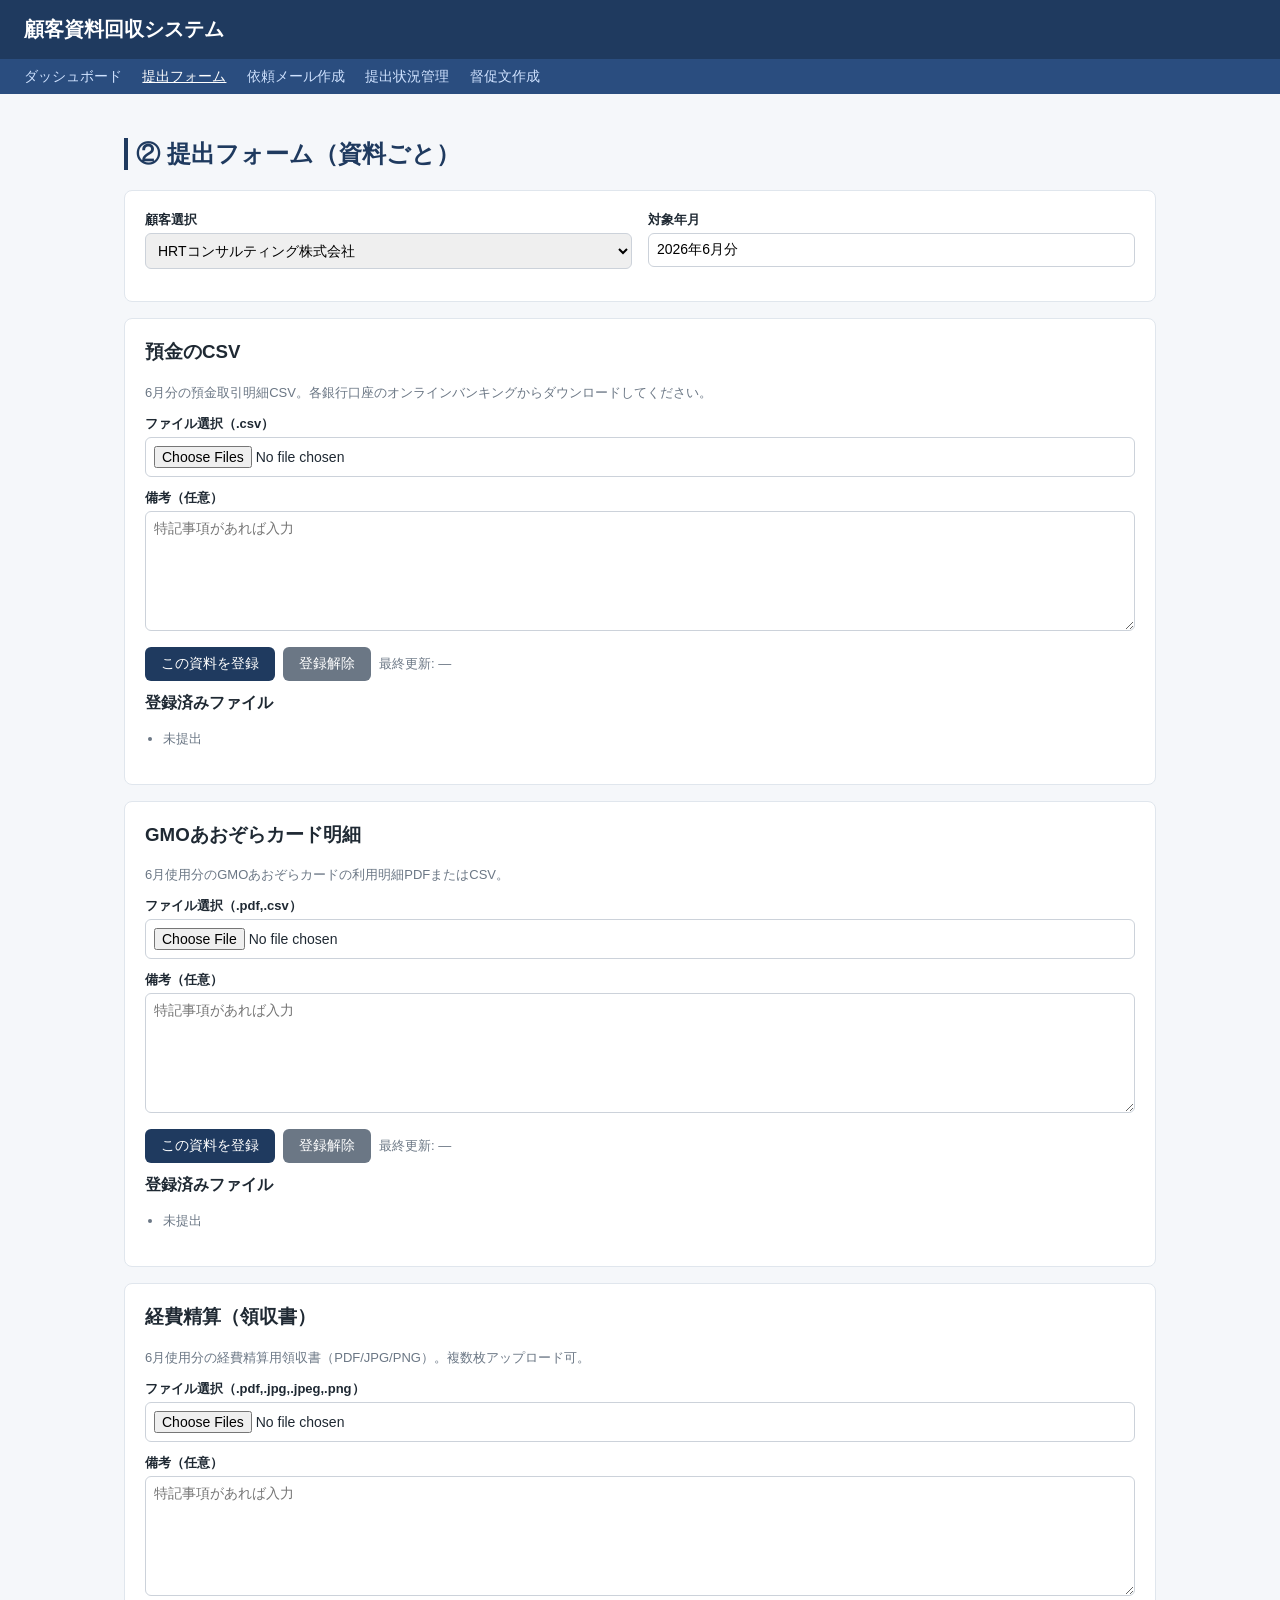
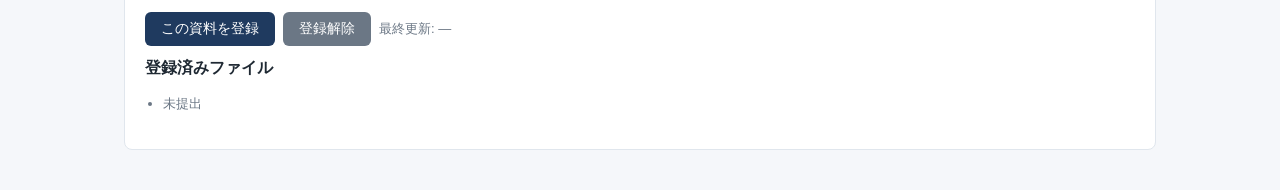
<file: client-docs/submission-form.html>
<!doctype html>
<html lang="ja">
<head>
  <meta charset="utf-8" />
  <title>提出フォーム | 顧客資料回収システム</title>
  <link rel="stylesheet" href="styles.css" />
</head>
<body>
  <header><h1>顧客資料回収システム</h1></header>
  <nav>
    <a href="index.html">ダッシュボード</a>
    <a class="active" href="submission-form.html">提出フォーム</a>
    <a href="email-generator.html">依頼メール作成</a>
    <a href="status-tracker.html">提出状況管理</a>
    <a href="reminder.html">督促文作成</a>
  </nav>

  <div class="container">
    <h2>② 提出フォーム（資料ごと）</h2>

    <div class="card">
      <div class="row">
        <div class="field">
          <label>顧客選択</label>
          <select id="client-select"></select>
        </div>
        <div class="field">
          <label>対象年月</label>
          <input id="period" type="text" readonly />
        </div>
      </div>
    </div>

    <div id="forms"></div>
  </div>

  <script src="data.js"></script>
  <script>
    const clientSelect = document.getElementById('client-select');
    const period = document.getElementById('period');
    const formsRoot = document.getElementById('forms');

    function renderClients() {
      const clients = loadClients();
      clientSelect.innerHTML = clients.map((c) => `<option value="${c.id}">${c.name}</option>`).join('');
      renderForms();
    }

    function currentClient() {
      const clients = loadClients();
      return clients.find((c) => c.id === clientSelect.value) || clients[0];
    }

    function renderForms() {
      const client = currentClient();
      period.value = `${client.fiscalYear}年${client.targetMonth}月分`;
      const docs = getRequiredDocs(client);
      const state = getSubmissionState(client.id, client.fiscalYear, client.targetMonth);

      formsRoot.innerHTML = docs.map((doc) => {
        const submitted = state.docs[doc.id];
        const fileNames = submitted && submitted.files
          ? submitted.files.map((f) => `<li>${f.name} <span class="muted">(${Math.round(f.size/1024)}KB)</span></li>`).join('')
          : '<li class="muted">未提出</li>';
        return `
          <div class="card" data-doc="${doc.id}">
            <h3 style="margin-top:0;">${doc.label}</h3>
            <p class="muted">${doc.description}</p>
            <div class="field">
              <label>ファイル選択（${doc.accept}）</label>
              <input type="file" accept="${doc.accept}" ${doc.multiple ? 'multiple' : ''} data-input="${doc.id}" />
            </div>
            <div class="field">
              <label>備考（任意）</label>
              <textarea data-note="${doc.id}" placeholder="特記事項があれば入力">${submitted?.note || ''}</textarea>
            </div>
            <div style="display:flex;gap:8px;align-items:center;">
              <button data-submit="${doc.id}">この資料を登録</button>
              <button class="secondary" data-clear="${doc.id}">登録解除</button>
              <span class="muted">最終更新: ${submitted?.submittedAt ? new Date(submitted.submittedAt).toLocaleString('ja-JP') : '—'}</span>
            </div>
            <div style="margin-top:12px;">
              <strong>登録済みファイル</strong>
              <ul class="doc-list">${fileNames}</ul>
            </div>
          </div>
        `;
      }).join('');

      formsRoot.querySelectorAll('[data-submit]').forEach((btn) => {
        btn.addEventListener('click', () => handleSubmit(btn.dataset.submit));
      });
      formsRoot.querySelectorAll('[data-clear]').forEach((btn) => {
        btn.addEventListener('click', () => handleClear(btn.dataset.clear));
      });
    }

    function handleSubmit(docId) {
      const client = currentClient();
      const input = formsRoot.querySelector(`[data-input="${docId}"]`);
      const note = formsRoot.querySelector(`[data-note="${docId}"]`).value;
      const files = Array.from(input.files || []);
      if (files.length === 0) {
        alert('ファイルを選択してください');
        return;
      }
      const state = getSubmissionState(client.id, client.fiscalYear, client.targetMonth);
      state.docs[docId] = {
        files: files.map((f) => ({ name: f.name, size: f.size, type: f.type })),
        note,
        submittedAt: new Date().toISOString(),
      };
      setSubmissionState(client.id, client.fiscalYear, client.targetMonth, state);
      alert('登録しました');
      renderForms();
    }

    function handleClear(docId) {
      if (!confirm('登録を解除しますか？')) return;
      const client = currentClient();
      const state = getSubmissionState(client.id, client.fiscalYear, client.targetMonth);
      delete state.docs[docId];
      setSubmissionState(client.id, client.fiscalYear, client.targetMonth, state);
      renderForms();
    }

    clientSelect.addEventListener('change', renderForms);
    renderClients();
  </script>
</body>
</html>
</file>
<file: client-docs/styles.css>
* { box-sizing: border-box; }
body {
  font-family: -apple-system, "Hiragino Sans", "Yu Gothic", sans-serif;
  margin: 0;
  background: #f5f7fa;
  color: #1f2933;
}
.container { max-width: 1080px; margin: 0 auto; padding: 24px; }
header {
  background: #1f3a5f;
  color: #fff;
  padding: 16px 24px;
}
header h1 { margin: 0; font-size: 20px; }
nav { background: #2a4d7f; padding: 8px 24px; }
nav a {
  color: #cfe2ff;
  text-decoration: none;
  margin-right: 16px;
  font-size: 14px;
}
nav a.active, nav a:hover { color: #fff; text-decoration: underline; }

h2 { color: #1f3a5f; border-left: 4px solid #1f3a5f; padding-left: 8px; }
.card {
  background: #fff;
  border: 1px solid #e0e6ed;
  border-radius: 8px;
  padding: 20px;
  margin-bottom: 16px;
}
.muted { color: #6b7785; font-size: 13px; }

table { width: 100%; border-collapse: collapse; }
th, td {
  text-align: left;
  padding: 10px 8px;
  border-bottom: 1px solid #e0e6ed;
  font-size: 14px;
}
th { background: #f0f4f8; }

.badge {
  display: inline-block;
  padding: 2px 8px;
  border-radius: 12px;
  font-size: 12px;
  font-weight: 600;
}
.badge-ok { background: #d4edda; color: #155724; }
.badge-ng { background: #f8d7da; color: #721c24; }
.badge-warn { background: #fff3cd; color: #856404; }

button, .btn {
  background: #1f3a5f;
  color: #fff;
  border: none;
  padding: 8px 16px;
  border-radius: 6px;
  cursor: pointer;
  font-size: 14px;
}
button:hover, .btn:hover { background: #2a4d7f; }
button.secondary { background: #6b7785; }
button.danger { background: #c0392b; }

input, select, textarea {
  width: 100%;
  padding: 8px;
  border: 1px solid #ccd2da;
  border-radius: 6px;
  font-size: 14px;
}
textarea { font-family: inherit; min-height: 120px; }
label { display: block; font-weight: 600; font-size: 13px; margin-bottom: 4px; }
.field { margin-bottom: 12px; }

.progress {
  background: #e0e6ed;
  border-radius: 999px;
  height: 8px;
  overflow: hidden;
}
.progress > div {
  background: #2ecc71;
  height: 100%;
}

pre.output {
  background: #1f2933;
  color: #e0e6ed;
  padding: 16px;
  border-radius: 6px;
  white-space: pre-wrap;
  font-size: 13px;
}

.row { display: flex; gap: 16px; }
.row > * { flex: 1; }

ul.doc-list { padding-left: 18px; }
ul.doc-list li { margin-bottom: 6px; }
</file>
<file: budget.css>
* {
    margin: 0;
    padding: 0;
    box-sizing: border-box;
}

:root {
    --primary: #2563eb;
    --primary-dark: #1d4ed8;
    --primary-darker: #1e40af;
    --sidebar-bg: #1e3a5f;
    --sidebar-hover: #264a73;
    --sidebar-active: #2d5a8a;
    --bg: #f0f2f5;
    --card-bg: #ffffff;
    --text: #333;
    --text-light: #666;
    --text-muted: #999;
    --border: #e2e5ea;
    --green: #16a34a;
    --green-light: #dcfce7;
    --red: #dc2626;
    --red-light: #fef2f2;
    --blue: #2563eb;
    --blue-light: #eff6ff;
    --orange: #ea580c;
}

body {
    font-family: -apple-system, 'Hiragino Kaku Gothic ProN', 'Hiragino Sans', 'Yu Gothic', 'Meiryo', sans-serif;
    background: var(--bg);
    color: var(--text);
    min-height: 100vh;
    font-size: 14px;
    -webkit-text-size-adjust: 100%;
    padding: env(safe-area-inset-top) env(safe-area-inset-right) env(safe-area-inset-bottom) env(safe-area-inset-left);
}

.app-container {
    display: flex;
    min-height: 100vh;
}

/* Sidebar */
.sidebar {
    width: 220px;
    background: linear-gradient(180deg, var(--sidebar-bg) 0%, #162d4a 100%);
    color: white;
    display: flex;
    flex-direction: column;
    flex-shrink: 0;
    position: fixed;
    top: 0;
    left: 0;
    bottom: 0;
    z-index: 100;
}

.sidebar-header {
    padding: 20px 16px 16px;
    border-bottom: 1px solid rgba(255,255,255,0.1);
}

.logo {
    font-size: 1.3rem;
    font-weight: 800;
}

.logo-sub {
    font-size: 0.7rem;
    opacity: 0.5;
    display: block;
    margin-top: 2px;
}

.nav-list {
    flex: 1;
    padding: 8px 0;
    overflow-y: auto;
}

.nav-item {
    display: flex;
    align-items: center;
    padding: 11px 16px;
    color: rgba(255,255,255,0.8);
    text-decoration: none;
    font-size: 0.85rem;
    cursor: pointer;
    transition: all 0.15s;
    border-left: 3px solid transparent;
    gap: 8px;
}

.nav-item:hover {
    background: var(--sidebar-hover);
    color: white;
}

.nav-item.active {
    background: var(--sidebar-active);
    color: white;
    font-weight: 600;
    border-left-color: #60a5fa;
}

.nav-icon {
    font-size: 1rem;
    width: 20px;
    text-align: center;
    flex-shrink: 0;
}

.sidebar-footer {
    padding: 12px 14px;
    border-top: 1px solid rgba(255,255,255,0.1);
    font-size: 0.65rem;
    opacity: 0.4;
    line-height: 1.5;
}

.sidebar-footer span {
    display: block;
}

/* Main */
.main-content {
    flex: 1;
    margin-left: 220px;
    padding: 24px 32px;
    min-height: 100vh;
}

.page { display: none; }
.page.active { display: block; }

.page-title-row {
    display: flex;
    align-items: baseline;
    gap: 12px;
    margin-bottom: 20px;
}

.page-title {
    font-size: 1.2rem;
    font-weight: 700;
}

.page-desc {
    color: var(--text-muted);
    font-size: 0.85rem;
}

/* Cards */
.content-card {
    background: var(--card-bg);
    border: 1px solid var(--border);
    border-radius: 10px;
    padding: 20px;
    margin-bottom: 16px;
    box-shadow: 0 1px 2px rgba(0,0,0,0.04);
}

.card-section-title {
    font-size: 0.95rem;
    font-weight: 600;
    margin-bottom: 14px;
    display: flex;
    align-items: center;
    gap: 6px;
}

/* Dashboard Cards */
.dashboard-cards {
    display: grid;
    grid-template-columns: repeat(4, 1fr);
    gap: 16px;
    margin-bottom: 16px;
}

.dash-card {
    background: white;
    border: 1px solid var(--border);
    border-radius: 10px;
    padding: 20px;
    box-shadow: 0 1px 2px rgba(0,0,0,0.04);
}

.dash-card-label {
    font-size: 0.8rem;
    color: var(--text-muted);
    margin-bottom: 8px;
}

.dash-card-value {
    font-size: 1.4rem;
    font-weight: 700;
    color: var(--primary-dark);
}

/* Settings */
.settings-row {
    display: flex;
    gap: 16px;
    margin-bottom: 12px;
    flex-wrap: wrap;
}

.setting-group {
    flex: 1;
    min-width: 180px;
    margin-bottom: 8px;
}

.setting-group label {
    display: block;
    font-size: 0.8rem;
    font-weight: 600;
    margin-bottom: 4px;
    color: var(--text);
}

.form-select,
.form-input {
    width: 100%;
    padding: 7px 10px;
    border: 1px solid var(--border);
    border-radius: 6px;
    font-size: 0.85rem;
    background: white;
    color: var(--text);
}

.form-select:focus,
.form-input:focus {
    outline: none;
    border-color: var(--primary);
    box-shadow: 0 0 0 2px rgba(37,99,235,0.12);
}

.fiscal-year-row {
    display: flex;
    align-items: center;
    gap: 8px;
}

.fiscal-year-row span {
    font-size: 0.85rem;
    white-space: nowrap;
}

/* Buttons */
.btn {
    padding: 8px 18px;
    border-radius: 6px;
    border: none;
    cursor: pointer;
    font-size: 0.84rem;
    font-weight: 600;
    transition: all 0.15s;
    display: inline-flex;
    align-items: center;
    gap: 4px;
    white-space: nowrap;
}

.btn:disabled {
    opacity: 0.5;
    cursor: not-allowed;
}

.btn-primary {
    background: var(--primary);
    color: white;
}

.btn-primary:hover:not(:disabled) {
    background: var(--primary-dark);
}

.btn-outline {
    background: white;
    border: 1px solid var(--border);
    color: var(--text);
}

.btn-outline:hover {
    background: #f5f7fb;
}

.btn-danger-outline {
    color: var(--red);
    border-color: #fca5a5;
}

.btn-danger-outline:hover {
    background: var(--red-light);
}

.btn-sm {
    padding: 5px 12px;
    font-size: 0.8rem;
}

.action-bar {
    display: flex;
    gap: 8px;
    margin-top: 4px;
    flex-wrap: wrap;
}

.setting-note {
    font-size: 0.78rem;
    color: var(--text-muted);
    margin-bottom: 6px;
}

/* Tables */
.table-container {
    overflow-x: auto;
    margin-top: 8px;
}

.data-table {
    width: 100%;
    border-collapse: collapse;
    font-size: 0.82rem;
    min-width: 600px;
}

.data-table th,
.data-table td {
    padding: 8px 10px;
    border: 1px solid var(--border);
    text-align: right;
    white-space: nowrap;
}

.data-table th {
    background: #f0f4f8;
    font-weight: 600;
    font-size: 0.78rem;
    color: var(--text-light);
    position: sticky;
    top: 0;
    z-index: 2;
}

.data-table td:first-child,
.data-table th:first-child {
    text-align: left;
    position: sticky;
    left: 0;
    background: white;
    z-index: 1;
}

.data-table th:first-child {
    background: #f0f4f8;
    z-index: 3;
}

.data-table tbody tr:hover {
    background: #f8faff;
}

.data-table input {
    border: 1px solid var(--border);
    border-radius: 4px;
    padding: 4px 6px;
    font-size: 0.82rem;
    width: 100%;
    text-align: right;
}

.data-table input[type="text"],
.data-table input[type="date"] {
    text-align: left;
}

.data-table input:focus {
    outline: none;
    border-color: var(--primary);
}

.data-table select {
    border: 1px solid var(--border);
    border-radius: 4px;
    padding: 4px 6px;
    font-size: 0.82rem;
    width: 100%;
}

.data-table .row-delete-btn {
    background: none;
    border: none;
    color: var(--text-muted);
    cursor: pointer;
    font-size: 1rem;
    padding: 2px 6px;
    border-radius: 4px;
}

.data-table .row-delete-btn:hover {
    color: var(--red);
    background: var(--red-light);
}

/* PL Table specifics */
.pl-table .row-category {
    background: #e8edf5;
    font-weight: 700;
}

.pl-table .row-subtotal {
    background: #f0f4f8;
    font-weight: 600;
}

.pl-table .row-total {
    background: #dbeafe;
    font-weight: 700;
    font-size: 0.85rem;
}

.pl-table .cell-actual {
    background: #f0fdf4;
    color: var(--green);
    font-weight: 600;
}

.pl-table .cell-budget {
    color: var(--text);
}

.pl-legend {
    display: flex;
    gap: 16px;
    margin-bottom: 12px;
    font-size: 0.8rem;
}

.legend-item {
    display: flex;
    align-items: center;
    gap: 4px;
}

.legend-budget::before {
    content: '';
    display: inline-block;
    width: 12px;
    height: 12px;
    background: white;
    border: 1px solid var(--border);
    border-radius: 2px;
}

.legend-actual::before {
    content: '';
    display: inline-block;
    width: 12px;
    height: 12px;
    background: #f0fdf4;
    border: 1px solid #86efac;
    border-radius: 2px;
}

/* Paste area */
.paste-area {
    width: 100%;
    border: 1px solid var(--border);
    border-radius: 8px;
    padding: 12px;
    font-size: 0.82rem;
    font-family: 'Consolas', 'Monaco', monospace;
    resize: vertical;
    line-height: 1.5;
}

.paste-area:focus {
    outline: none;
    border-color: var(--primary);
    box-shadow: 0 0 0 2px rgba(37,99,235,0.12);
}

/* Toast */
.toast {
    position: fixed;
    bottom: 20px;
    right: 20px;
    background: #333;
    color: white;
    padding: 12px 20px;
    border-radius: 8px;
    font-size: 0.85rem;
    z-index: 500;
    transform: translateY(20px);
    opacity: 0;
    transition: all 0.3s;
    pointer-events: none;
    box-shadow: 0 4px 12px rgba(0,0,0,0.2);
}

.toast.show {
    transform: translateY(0);
    opacity: 1;
}

.toast.toast-success { background: #166534; }
.toast.toast-error { background: #991b1b; }

/* Negative values */
.val-negative {
    color: var(--red) !important;
}

/* Responsive */
@media (max-width: 1200px) {
    .dashboard-cards {
        grid-template-columns: repeat(2, 1fr);
    }
}

@media (max-width: 768px) {
    .sidebar {
        width: 100%;
        height: auto;
        position: fixed;
        top: 0;
        left: 0;
        right: 0;
        bottom: auto;
        flex-direction: row;
        z-index: 200;
        background: linear-gradient(90deg, var(--sidebar-bg) 0%, #162d4a 100%);
    }

    .sidebar-header {
        padding: 10px 12px;
        border-bottom: none;
        border-right: 1px solid rgba(255,255,255,0.1);
        display: flex;
        align-items: center;
        gap: 6px;
        flex-shrink: 0;
    }

    .logo {
        font-size: 1rem;
    }

    .logo-sub {
        display: none;
    }

    .nav-list {
        display: flex;
        flex-direction: row;
        overflow-x: auto;
        overflow-y: hidden;
        padding: 0;
        gap: 0;
        flex: 1;
        -webkit-overflow-scrolling: touch;
        scrollbar-width: none;
    }

    .nav-list::-webkit-scrollbar {
        display: none;
    }

    .nav-item {
        padding: 10px 12px;
        font-size: 0.72rem;
        border-left: none;
        border-bottom: 3px solid transparent;
        flex-shrink: 0;
        flex-direction: column;
        gap: 2px;
        text-align: center;
    }

    .nav-item.active {
        border-left-color: transparent;
        border-bottom-color: #60a5fa;
    }

    .nav-icon {
        font-size: 1.1rem;
    }

    .sidebar-footer {
        display: none;
    }

    .main-content {
        margin-left: 0;
        margin-top: 56px;
        padding: 12px;
        min-height: calc(100vh - 56px);
    }

    .page-title-row {
        flex-direction: column;
        gap: 4px;
        margin-bottom: 12px;
    }

    .page-title {
        font-size: 1.05rem;
    }

    .page-desc {
        font-size: 0.75rem;
    }

    /* Dashboard */
    .dashboard-cards {
        grid-template-columns: repeat(2, 1fr);
        gap: 8px;
        margin-bottom: 12px;
    }

    .dash-card {
        padding: 12px;
    }

    .dash-card-label {
        font-size: 0.7rem;
    }

    .dash-card-value {
        font-size: 1.1rem;
    }

    /* Cards */
    .content-card {
        padding: 14px 12px;
        margin-bottom: 10px;
        border-radius: 8px;
    }

    .card-section-title {
        font-size: 0.88rem;
        margin-bottom: 10px;
        flex-wrap: wrap;
    }

    /* Settings */
    .settings-row {
        flex-direction: column;
        gap: 0;
    }

    .setting-group {
        min-width: 100%;
    }

    .fiscal-year-row {
        flex-wrap: wrap;
        gap: 6px;
    }

    /* Buttons */
    .btn {
        padding: 10px 16px;
        font-size: 0.82rem;
    }

    .btn-sm {
        padding: 8px 12px;
        font-size: 0.78rem;
    }

    .action-bar {
        gap: 6px;
    }

    /* Tables - mobile optimization */
    .table-container {
        margin-left: -12px;
        margin-right: -12px;
        padding: 0 2px;
        -webkit-overflow-scrolling: touch;
    }

    .data-table {
        font-size: 0.75rem;
    }

    .data-table th,
    .data-table td {
        padding: 6px 6px;
    }

    .data-table th {
        font-size: 0.7rem;
    }

    .data-table input {
        font-size: 0.78rem;
        padding: 6px 4px;
        min-width: 70px;
    }

    .data-table input[type="number"] {
        min-width: 70px;
    }

    .data-table input[type="text"] {
        min-width: 80px;
    }

    .data-table input[type="date"] {
        min-width: 110px;
    }

    .data-table select {
        font-size: 0.75rem;
        padding: 6px 4px;
        min-width: 80px;
    }

    .data-table .row-delete-btn {
        font-size: 1.1rem;
        padding: 4px 8px;
    }

    /* PL Table on mobile */
    .pl-legend {
        margin-bottom: 8px;
        font-size: 0.75rem;
    }

    /* Paste area */
    .paste-area {
        font-size: 0.78rem;
        padding: 10px;
        min-height: 120px;
    }

    /* Toast */
    .toast {
        left: 12px;
        right: 12px;
        bottom: 12px;
        text-align: center;
        font-size: 0.82rem;
    }

    .setting-note {
        font-size: 0.72rem;
    }

    /* Form elements - larger touch targets */
    .form-select,
    .form-input {
        padding: 10px 10px;
        font-size: 0.88rem;
    }
}

@media (max-width: 480px) {
    .sidebar-header {
        padding: 8px 10px;
    }

    .nav-item {
        padding: 8px 8px;
        font-size: 0;
        gap: 0;
    }

    .nav-icon {
        font-size: 1.15rem;
    }

    .main-content {
        padding: 8px;
        margin-top: 48px;
    }

    .dashboard-cards {
        grid-template-columns: 1fr;
        gap: 6px;
    }

    .dash-card {
        padding: 10px;
        display: flex;
        align-items: center;
        justify-content: space-between;
    }

    .dash-card-label {
        margin-bottom: 0;
    }

    .dash-card-value {
        font-size: 1rem;
    }

    .content-card {
        padding: 10px 8px;
        border-radius: 6px;
    }

    .table-container {
        margin-left: -8px;
        margin-right: -8px;
    }

    .data-table th,
    .data-table td {
        padding: 5px 4px;
    }

    .btn {
        padding: 10px 12px;
        font-size: 0.78rem;
    }

    .action-bar {
        flex-wrap: wrap;
    }
}
</file>
<file: english.css>
* { box-sizing: border-box; }
html, body {
    margin: 0;
    padding: 0;
    font-family: -apple-system, BlinkMacSystemFont, "Segoe UI", "Hiragino Sans", "Yu Gothic UI", sans-serif;
    background: #f6f8fb;
    color: #2d3748;
    -webkit-font-smoothing: antialiased;
}

.app {
    max-width: 720px;
    margin: 0 auto;
    min-height: 100vh;
    background: #ffffff;
    box-shadow: 0 0 24px rgba(0,0,0,0.04);
    padding-bottom: 40px;
}

/* Header */
.app-header {
    background: linear-gradient(135deg, #4a90e2, #6bb6ff);
    color: white;
    padding: env(safe-area-inset-top) 20px 16px 20px;
    box-shadow: 0 2px 12px rgba(74,144,226,0.3);
}
.header-inner {
    display: flex;
    justify-content: space-between;
    align-items: center;
    padding-top: 12px;
}
.app-title { font-size: 22px; font-weight: 700; margin: 0; }
.app-sub { margin: 6px 0 0 0; font-size: 13px; opacity: 0.95; }
.settings-btn {
    background: rgba(255,255,255,0.18);
    border: none; border-radius: 50%;
    width: 38px; height: 38px;
    font-size: 18px; color: white;
    cursor: pointer; transition: background 0.2s;
}
.settings-btn:hover { background: rgba(255,255,255,0.32); }

/* Top tabs */
.top-tabs {
    display: flex;
    background: #ffffff;
    border-bottom: 1px solid #e3e8ef;
    position: sticky; top: 0; z-index: 50;
}
.top-tab {
    flex: 1; padding: 14px 8px;
    border: none; background: transparent;
    font-size: 14px; font-weight: 600;
    color: #718096; cursor: pointer;
    border-bottom: 3px solid transparent;
    transition: all 0.15s;
}
.top-tab.active {
    color: #4a90e2;
    border-bottom-color: #4a90e2;
}

/* Screens */
.screen { display: none; padding: 20px; }
.screen.active { display: block; }

/* Dashboard */
.dashboard {
    background: linear-gradient(135deg, #fff5f7 0%, #fffaf0 100%);
    border-radius: 14px;
    padding: 14px;
    margin-bottom: 18px;
    border: 1px solid #fed7e2;
}
.char-card {
    display: flex;
    gap: 12px;
    align-items: flex-start;
    margin-bottom: 14px;
}
.char-avatar {
    width: 64px; height: 64px;
    border-radius: 50%;
    background: linear-gradient(135deg, #fbb6ce, #fed7e2);
    display: flex;
    align-items: center;
    justify-content: center;
    flex-shrink: 0;
    box-shadow: 0 3px 10px rgba(237,100,166,0.25);
    font-size: 38px;
    border: 3px solid white;
}
.char-bubble {
    background: white;
    border: 1px solid #fbcfe8;
    border-radius: 14px;
    padding: 10px 14px;
    flex: 1;
    position: relative;
    box-shadow: 0 2px 6px rgba(0,0,0,0.04);
}
.char-bubble::before {
    content: "";
    position: absolute;
    left: -8px; top: 16px;
    border: 8px solid transparent;
    border-right-color: white;
    border-left-width: 0;
}
.char-name {
    font-size: 12px;
    font-weight: 700;
    color: #b83280;
    margin-bottom: 4px;
}
.char-name small {
    font-weight: 400;
    color: #97266d;
    margin-left: 6px;
    font-size: 10px;
}
.char-msg {
    font-size: 14px;
    color: #2d3748;
    line-height: 1.5;
}
.dash-grid {
    display: grid;
    grid-template-columns: 1.4fr 1fr 1fr;
    gap: 8px;
    margin-bottom: 12px;
}
@media (max-width: 480px) {
    .dash-grid { grid-template-columns: 1fr 1fr; }
    .dash-stat-main { grid-column: span 2; }
}
.dash-stat {
    background: white;
    border-radius: 12px;
    padding: 10px 12px;
    border: 1px solid #fed7e2;
    box-shadow: 0 1px 3px rgba(0,0,0,0.03);
}
.dash-stat-main {
    background: linear-gradient(135deg, #4a90e2, #6bb6ff);
    color: white;
    border-color: transparent;
}
.dash-stat-label {
    font-size: 11px;
    color: #718096;
    margin-bottom: 4px;
    font-weight: 600;
}
.dash-stat-main .dash-stat-label { color: rgba(255,255,255,0.85); }
.dash-stat-value {
    font-size: 22px;
    font-weight: 800;
    color: #2d3748;
    line-height: 1.1;
}
.dash-stat-main .dash-stat-value { color: white; font-size: 26px; }
.dash-stat-sub {
    font-size: 10px;
    color: #a0aec0;
    margin-top: 2px;
}
.dash-stat-main .dash-stat-sub { color: rgba(255,255,255,0.85); }
.dash-chart-card {
    background: white;
    border-radius: 12px;
    padding: 10px 12px;
    border: 1px solid #fed7e2;
}
.dash-chart-title {
    font-size: 11px;
    color: #718096;
    margin-bottom: 6px;
    font-weight: 600;
}
.dash-chart {
    display: flex;
    align-items: flex-end;
    gap: 4px;
    height: 60px;
}
.bar-col {
    flex: 1;
    display: flex;
    flex-direction: column;
    align-items: center;
    gap: 2px;
}
.bar {
    width: 100%;
    background: #cbd5e0;
    border-radius: 4px 4px 0 0;
    min-height: 2px;
    transition: height 0.3s;
}
.bar.today { background: linear-gradient(180deg, #4a90e2, #6bb6ff); }
.bar.has-data { background: linear-gradient(180deg, #9ae6b4, #38a169); }
.bar-label {
    font-size: 9px;
    color: #a0aec0;
}
.bar-col.today .bar-label { color: #4a90e2; font-weight: 700; }

/* Level banner */
.level-banner {
    background: #f0f7ff;
    border: 1px solid #cfe3ff;
    border-radius: 10px;
    padding: 10px 14px;
    display: flex; align-items: center; gap: 10px;
    margin-bottom: 16px;
    font-size: 14px;
}
.level-banner-label { color: #5a6c83; }
.level-badge {
    background: #4a90e2; color: white;
    padding: 4px 10px; border-radius: 999px;
    font-weight: 600; font-size: 13px;
}
.link-btn {
    background: none; border: none;
    color: #4a90e2; font-size: 13px;
    cursor: pointer; margin-left: auto;
    text-decoration: underline;
}

/* Topic grid */
.topic-grid {
    display: grid;
    grid-template-columns: repeat(2, 1fr);
    gap: 12px;
}
@media (max-width: 480px) {
    .topic-grid { grid-template-columns: 1fr; }
}
.topic-card {
    background: white;
    border: 1px solid #e3e8ef;
    border-radius: 14px;
    padding: 16px;
    cursor: pointer;
    transition: all 0.18s;
    position: relative;
    text-align: left;
    font-family: inherit;
    box-shadow: 0 1px 3px rgba(0,0,0,0.03);
}
.topic-card:hover {
    border-color: #4a90e2;
    transform: translateY(-2px);
    box-shadow: 0 4px 16px rgba(74,144,226,0.12);
}
.topic-card.learned {
    background: #f0fff4;
    border-color: #9ae6b4;
}
.topic-icon { font-size: 32px; }
.topic-name {
    font-weight: 700;
    margin-top: 6px;
    font-size: 15px;
    color: #2d3748;
}
.topic-desc {
    color: #718096;
    font-size: 12px;
    margin-top: 4px;
    line-height: 1.4;
}
.topic-badge {
    position: absolute;
    top: 8px; right: 8px;
    background: #38a169;
    color: white;
    font-size: 10px;
    padding: 2px 6px;
    border-radius: 999px;
}

/* Detail header */
.detail-header {
    display: flex; align-items: center; gap: 10px;
    flex-wrap: wrap; margin-bottom: 14px;
}
.back-btn {
    background: #f0f4f8; border: none;
    color: #4a5568; padding: 6px 12px;
    border-radius: 8px; font-size: 13px;
    cursor: pointer;
}
.back-btn:hover { background: #e2e8f0; }
.detail-title { font-size: 18px; margin: 0; flex: 1; }
.detail-level {
    background: #4a90e2; color: white;
    padding: 3px 10px; border-radius: 999px;
    font-size: 12px; font-weight: 600;
}

/* Mode tabs */
.mode-tabs {
    display: flex; gap: 6px;
    overflow-x: auto;
    padding-bottom: 6px;
    margin-bottom: 16px;
    -webkit-overflow-scrolling: touch;
}
.mode-tabs::-webkit-scrollbar { height: 4px; }
.mode-tabs::-webkit-scrollbar-thumb { background: #cbd5e0; border-radius: 2px; }
.mode-tab {
    background: #f0f4f8;
    border: 1px solid transparent;
    color: #4a5568;
    padding: 8px 12px;
    border-radius: 999px;
    font-size: 12px;
    font-weight: 600;
    cursor: pointer;
    white-space: nowrap;
    transition: all 0.15s;
    flex-shrink: 0;
    font-family: inherit;
}
.mode-tab.active {
    background: #4a90e2; color: white;
    box-shadow: 0 2px 6px rgba(74,144,226,0.3);
}

/* Mode panels */
.mode-panel { display: none; }
.mode-panel.active { display: block; }

/* Card */
.card {
    background: white;
    border: 1px solid #e3e8ef;
    border-radius: 14px;
    padding: 18px;
    margin-bottom: 14px;
}
.card-title {
    margin: 0 0 6px 0;
    font-size: 16px; font-weight: 700;
    color: #2d3748;
}
.card-desc {
    margin: 0 0 14px 0;
    color: #718096;
    font-size: 13px;
    line-height: 1.5;
}

/* Buttons */
.btn {
    border: none;
    padding: 10px 16px;
    border-radius: 10px;
    font-size: 14px;
    font-weight: 600;
    cursor: pointer;
    transition: all 0.15s;
    font-family: inherit;
    display: inline-flex;
    align-items: center;
    gap: 6px;
}
.btn-primary { background: #4a90e2; color: white; }
.btn-primary:hover:not(:disabled) { background: #3a7bc8; }
.btn-primary:disabled { background: #cbd5e0; cursor: not-allowed; }
.btn-ghost { background: #f0f4f8; color: #4a5568; }
.btn-ghost:hover { background: #e2e8f0; }
.btn-success { background: #38a169; color: white; }
.btn-success:hover { background: #2f855a; }
.btn-danger { background: #e53e3e; color: white; }
.btn-warn { background: #dd6b20; color: white; }
.btn-sm { padding: 6px 12px; font-size: 12px; }
.btn-lg { padding: 14px 24px; font-size: 15px; }
.btn-block { width: 100%; justify-content: center; }
.action-row {
    display: flex; gap: 10px;
    flex-wrap: wrap;
    margin-top: 14px;
}

/* Interview */
.q-block {
    background: #f9fafc;
    border: 1px solid #e3e8ef;
    border-radius: 10px;
    padding: 12px 14px;
    margin-bottom: 10px;
}
.q-num {
    color: #4a90e2;
    font-weight: 700;
    font-size: 12px;
    margin-bottom: 4px;
}
.q-text {
    font-size: 14px;
    margin-bottom: 8px;
    line-height: 1.5;
}
.q-options {
    display: flex; gap: 6px;
    flex-wrap: wrap;
}
.q-option {
    background: white;
    border: 1px solid #cbd5e0;
    padding: 6px 12px;
    border-radius: 999px;
    font-size: 13px;
    cursor: pointer;
    transition: all 0.15s;
    font-family: inherit;
}
.q-option:hover { border-color: #4a90e2; }
.q-option.selected {
    background: #4a90e2; color: white;
    border-color: #4a90e2;
}

/* Toolbar */
.toolbar {
    display: flex; gap: 10px;
    flex-wrap: wrap;
    align-items: center;
    margin-bottom: 12px;
    padding-bottom: 12px;
    border-bottom: 1px dashed #e3e8ef;
}
.toggle {
    display: inline-flex;
    align-items: center;
    gap: 6px;
    font-size: 13px;
    cursor: pointer;
}

/* Conversation */
.conversation-list {
    display: flex; flex-direction: column; gap: 12px;
}
.conv-item {
    display: flex; gap: 10px;
    align-items: flex-start;
}
.conv-speaker {
    background: #4a90e2; color: white;
    width: 36px; height: 36px;
    border-radius: 50%;
    display: flex; align-items: center; justify-content: center;
    flex-shrink: 0;
    font-weight: 700; font-size: 13px;
}
.conv-item.you .conv-speaker { background: #ed8936; }
.conv-bubble {
    background: #f0f4f8;
    padding: 10px 14px;
    border-radius: 12px;
    flex: 1;
    position: relative;
}
.conv-item.you .conv-bubble { background: #fffaf0; }
.conv-en {
    font-size: 15px;
    font-weight: 500;
    color: #2d3748;
    margin-bottom: 4px;
    line-height: 1.5;
}
.conv-ja {
    font-size: 12px;
    color: #718096;
    line-height: 1.4;
}
.play-icon {
    background: white;
    border: 1px solid #cbd5e0;
    width: 30px; height: 30px;
    border-radius: 50%;
    cursor: pointer;
    display: inline-flex;
    align-items: center; justify-content: center;
    flex-shrink: 0;
    transition: all 0.15s;
    font-size: 13px;
}
.play-icon:hover {
    background: #4a90e2;
    color: white;
    border-color: #4a90e2;
}

/* Vocabulary flashcard */
.progress-bar {
    height: 6px;
    background: #e3e8ef;
    border-radius: 999px;
    overflow: hidden;
    margin-bottom: 14px;
}
.progress-fill {
    height: 100%;
    background: linear-gradient(90deg, #4a90e2, #6bb6ff);
    transition: width 0.3s;
    width: 0%;
}
.flashcard {
    background: white;
    border: 1px solid #e3e8ef;
    border-radius: 14px;
    padding: 22px;
    margin-bottom: 12px;
    box-shadow: 0 2px 8px rgba(0,0,0,0.04);
}
.fc-hint-label {
    font-size: 11px;
    color: #a0aec0;
    margin-bottom: 4px;
}
.fc-meaning {
    font-size: 22px;
    font-weight: 700;
    color: #2d3748;
    margin-bottom: 6px;
}
.fc-hint-ja {
    color: #718096;
    font-size: 14px;
    margin-bottom: 14px;
}
.fc-phrase-box {
    background: #ebf5ff;
    border-radius: 10px;
    padding: 14px 18px;
    margin: 12px 0;
}
.fc-phrase-label {
    font-size: 11px;
    color: #5a6c83;
    margin-bottom: 4px;
}
.fc-phrase {
    font-size: 18px;
    color: #2a4365;
    font-weight: 500;
}
.fc-answer-box {
    background: #f0fff4;
    border: 1px solid #9ae6b4;
    border-radius: 10px;
    padding: 14px 18px;
    margin: 12px 0;
}
.fc-answer-label {
    font-size: 11px;
    color: #2f855a;
    margin-bottom: 4px;
}
.fc-answer {
    font-size: 26px;
    font-weight: 800;
    color: #22543d;
    margin-bottom: 6px;
}
.fc-answer-full {
    color: #276749;
    font-size: 15px;
}
.fc-actions {
    display: grid;
    grid-template-columns: 1fr 1fr;
    gap: 10px;
    margin-top: 16px;
}
.fc-judge {
    padding: 14px;
    border-radius: 10px;
    font-size: 15px;
    font-weight: 700;
    cursor: pointer;
    border: 1px solid transparent;
    font-family: inherit;
    transition: all 0.15s;
}
.fc-judge.wrong {
    background: #fff5f5;
    color: #c53030;
    border-color: #feb2b2;
}
.fc-judge.wrong:hover { background: #fed7d7; }
.fc-judge.right {
    background: #f0fff4;
    color: #2f855a;
    border-color: #9ae6b4;
}
.fc-judge.right:hover { background: #c6f6d5; }
.fc-audio-row {
    display: grid;
    grid-template-columns: 1fr 1fr;
    gap: 10px;
    margin-top: 10px;
}
.fc-audio-btn {
    background: #f0f4f8;
    border: none;
    padding: 10px;
    border-radius: 10px;
    font-size: 13px;
    cursor: pointer;
    color: #4a5568;
    font-family: inherit;
}
.fc-audio-btn:hover { background: #e2e8f0; }
.fc-show-btn {
    background: #4a90e2;
    color: white;
    border: none;
    padding: 12px;
    border-radius: 10px;
    font-weight: 700;
    width: 100%;
    cursor: pointer;
    font-family: inherit;
    font-size: 14px;
    margin-top: 12px;
}
.fc-result {
    text-align: center;
    padding: 30px 20px;
    background: #f0fff4;
    border-radius: 12px;
    margin-bottom: 12px;
}
.fc-result h3 { margin: 0 0 8px 0; color: #22543d; }

/* Voice / Speed rows */
.voice-row {
    display: grid;
    grid-template-columns: 1fr 1fr;
    gap: 10px;
    margin-bottom: 12px;
}
.voice-col label {
    display: block;
    font-size: 12px;
    color: #4a5568;
    margin-bottom: 4px;
    font-weight: 600;
}
.voice-col select {
    width: 100%;
    padding: 8px 10px;
    border-radius: 8px;
    border: 1px solid #cbd5e0;
    background: white;
    font-size: 14px;
    font-family: inherit;
}
.speed-row {
    margin-bottom: 12px;
}
.speed-row label {
    display: block;
    font-size: 13px;
    color: #4a5568;
    margin-bottom: 6px;
    font-weight: 600;
}
.speed-row input[type="range"] {
    width: 100%;
    accent-color: #4a90e2;
}

/* Controls grid */
.control-grid {
    display: grid;
    grid-template-columns: repeat(auto-fit, minmax(140px, 1fr));
    gap: 12px;
    margin-bottom: 14px;
}
.control-item label {
    display: block;
    font-size: 12px;
    color: #4a5568;
    margin-bottom: 4px;
    font-weight: 600;
}
.control-item select {
    width: 100%;
    padding: 8px 10px;
    border-radius: 8px;
    border: 1px solid #cbd5e0;
    background: white;
    font-size: 14px;
    font-family: inherit;
}

/* Shadow list */
.shadow-list {
    display: flex; flex-direction: column;
    gap: 10px;
    margin-top: 16px;
}
.shadow-item {
    background: #f9fafc;
    border: 1px solid #e3e8ef;
    border-radius: 10px;
    padding: 12px 14px;
    position: relative;
    transition: all 0.2s;
}
.shadow-item.active {
    background: #ebf5ff;
    border-color: #4a90e2;
    box-shadow: 0 2px 8px rgba(74,144,226,0.15);
}
.shadow-item .conv-ja {
    color: #718096;
    font-size: 12px;
    margin-bottom: 4px;
}
.shadow-item .conv-en {
    font-size: 15px;
    color: #2d3748;
    line-height: 1.5;
}
.shadow-check {
    position: absolute;
    top: 12px; right: 12px;
    width: 20px; height: 20px;
    color: #cbd5e0;
}
.shadow-item.done .shadow-check { color: #38a169; }

/* Big display */
.big-display {
    margin-top: 16px;
    background: linear-gradient(135deg, #f9fafc, #ffffff);
    border: 2px dashed #cbd5e0;
    border-radius: 12px;
    padding: 24px 20px;
    text-align: center;
    min-height: 140px;
    display: flex;
    flex-direction: column;
    justify-content: center;
    gap: 10px;
}
.big-display.active {
    border-color: #4a90e2;
    background: linear-gradient(135deg, #ebf5ff, #f0f7ff);
}
.big-en {
    font-size: 22px;
    font-weight: 600;
    color: #2d3748;
    line-height: 1.4;
}
.big-ja {
    font-size: 16px;
    color: #4a5568;
    font-weight: 500;
}
.big-status {
    font-size: 12px;
    color: #4a90e2;
    font-weight: 600;
}

/* Word arrangement */
.arrange-question {
    background: white;
    border: 1px solid #e3e8ef;
    border-radius: 12px;
    padding: 16px;
    margin-bottom: 14px;
}
.arrange-meaning {
    background: #fffbea;
    border: 1px solid #fbd38d;
    border-radius: 10px;
    padding: 10px 14px;
    margin-bottom: 12px;
}
.arrange-meaning-label {
    font-size: 11px;
    color: #975a16;
    margin-bottom: 4px;
}
.arrange-meaning-text {
    color: #744210;
    font-size: 14px;
    line-height: 1.5;
}
.arrange-listen-btn {
    background: #4a90e2;
    color: white;
    border: none;
    padding: 14px;
    border-radius: 10px;
    font-weight: 700;
    width: 100%;
    cursor: pointer;
    font-family: inherit;
    font-size: 15px;
    margin-bottom: 14px;
}
.arrange-target {
    border: 2px dashed #cbd5e0;
    border-radius: 12px;
    padding: 14px;
    min-height: 60px;
    display: flex;
    flex-wrap: wrap;
    gap: 6px;
    align-content: flex-start;
    align-items: flex-start;
    margin-bottom: 14px;
    background: #f9fafc;
}
.arrange-target.empty::before {
    content: "ここに単語を並べてください";
    color: #a0aec0;
    font-size: 13px;
    margin: auto;
}
.arrange-pool {
    display: flex;
    flex-wrap: wrap;
    gap: 6px;
    margin-bottom: 14px;
}
.word-chip {
    background: white;
    border: 1px solid #cbd5e0;
    padding: 8px 14px;
    border-radius: 10px;
    font-size: 14px;
    cursor: pointer;
    font-family: inherit;
    transition: all 0.15s;
    box-shadow: 0 1px 2px rgba(0,0,0,0.04);
}
.word-chip:hover { border-color: #4a90e2; transform: translateY(-1px); }
.word-chip.placed {
    background: #ebf5ff;
    border-color: #4a90e2;
    color: #2a4365;
}
.arrange-result {
    margin-top: 12px;
    padding: 12px;
    border-radius: 10px;
    font-size: 14px;
}
.arrange-result.correct {
    background: #f0fff4;
    color: #22543d;
    border: 1px solid #9ae6b4;
}
.arrange-result.wrong {
    background: #fff5f5;
    color: #742a2a;
    border: 1px solid #feb2b2;
}

/* Dictation */
.dict-question {
    background: white;
    border: 1px solid #e3e8ef;
    border-radius: 12px;
    padding: 18px;
    margin-bottom: 14px;
}
.dict-stats {
    display: flex; gap: 14px;
    margin-bottom: 14px;
    font-size: 13px;
}
.dict-stat {
    background: #f0f4f8;
    padding: 6px 12px;
    border-radius: 8px;
}
.dict-listen-btn {
    background: #4a90e2;
    color: white;
    border: none;
    padding: 14px;
    border-radius: 10px;
    font-weight: 700;
    width: 100%;
    cursor: pointer;
    font-family: inherit;
    font-size: 15px;
    margin-bottom: 12px;
}
.dict-input {
    width: 100%;
    padding: 12px;
    border: 1px solid #cbd5e0;
    border-radius: 10px;
    font-size: 15px;
    font-family: inherit;
    margin-top: 12px;
}
.dict-result {
    margin-top: 12px;
    padding: 12px;
    border-radius: 10px;
    font-size: 14px;
}
.dict-result.correct { background: #f0fff4; color: #22543d; border: 1px solid #9ae6b4; }
.dict-result.wrong { background: #fff5f5; color: #742a2a; border: 1px solid #feb2b2; }
.dict-correct-line { font-weight: 700; margin-top: 6px; }
.diff-correct { background: #c6f6d5; padding: 0 2px; border-radius: 3px; }
.diff-wrong { background: #fed7d7; padding: 0 2px; border-radius: 3px; text-decoration: line-through; }
.diff-missing { background: #fefcbf; padding: 0 2px; border-radius: 3px; }

/* AI Practice */
.practice-history {
    max-height: 60vh;
    overflow-y: auto;
    margin-bottom: 14px;
    padding: 4px;
}
.practice-msg {
    margin-bottom: 12px;
    display: flex;
    gap: 8px;
    align-items: flex-start;
}
.practice-msg.ai {
    flex-direction: row;
}
.practice-msg.user {
    flex-direction: row-reverse;
}
.practice-avatar {
    width: 32px; height: 32px;
    border-radius: 50%;
    background: #4a90e2;
    color: white;
    display: flex;
    align-items: center;
    justify-content: center;
    flex-shrink: 0;
    font-size: 14px;
}
.practice-msg.user .practice-avatar { background: #ed8936; }
.practice-bubble {
    padding: 10px 14px;
    border-radius: 12px;
    max-width: 80%;
    font-size: 14px;
    line-height: 1.5;
}
.practice-msg.ai .practice-bubble {
    background: #ebf5ff;
    border: 1px solid #bee3f8;
    color: #2a4365;
}
.practice-msg.user .practice-bubble {
    background: #fffaf0;
    border: 1px solid #feebc8;
    color: #5a3d12;
}
.practice-bubble small {
    display: block;
    color: #718096;
    font-size: 11px;
    margin-top: 4px;
}
.practice-feedback {
    background: #fffbea;
    border: 1px solid #fbd38d;
    color: #744210;
    padding: 10px 14px;
    border-radius: 10px;
    font-size: 13px;
    margin: 4px 0 12px 40px;
    line-height: 1.5;
}
.practice-input-row {
    display: flex; gap: 8px;
    align-items: stretch;
}
.practice-input {
    flex: 1;
    padding: 12px;
    border: 1px solid #cbd5e0;
    border-radius: 10px;
    font-size: 14px;
    font-family: inherit;
}
.practice-send {
    background: #4a90e2;
    color: white;
    border: none;
    padding: 0 16px;
    border-radius: 10px;
    cursor: pointer;
    font-weight: 700;
    font-family: inherit;
}
.mic-btn {
    background: #e53e3e;
    color: white;
    border: none;
    padding: 0 18px;
    border-radius: 10px;
    font-size: 15px;
    cursor: pointer;
    font-family: inherit;
    transition: all 0.15s;
}
.mic-btn.recording {
    animation: pulse 1.2s infinite;
}
.mic-btn:disabled { background: #cbd5e0; cursor: not-allowed; }
@keyframes pulse {
    0%, 100% { box-shadow: 0 0 0 rgba(229,62,62,0.5); }
    50% { box-shadow: 0 0 16px rgba(229,62,62,0.8); }
}
.suggested-replies {
    display: flex; flex-wrap: wrap;
    gap: 6px;
    margin: 8px 0 12px 40px;
}
.suggested-reply {
    background: #f0f4f8;
    border: 1px solid #cbd5e0;
    padding: 6px 12px;
    border-radius: 999px;
    font-size: 12px;
    cursor: pointer;
    font-family: inherit;
    color: #4a5568;
}
.suggested-reply:hover { background: #e2e8f0; }

/* Finish bar */
.finish-bar {
    margin-top: 24px;
    text-align: center;
}

/* Modal */
.modal {
    display: none;
    position: fixed;
    inset: 0;
    background: rgba(45,55,72,0.5);
    z-index: 100;
    align-items: center;
    justify-content: center;
    padding: 20px;
}
.modal.active { display: flex; }
.modal-card {
    background: white;
    border-radius: 14px;
    padding: 22px;
    width: 100%;
    max-width: 420px;
    max-height: 80vh;
    overflow-y: auto;
}
.modal-card h3 {
    margin-top: 0;
    font-size: 18px;
}
.setting-row {
    margin-bottom: 16px;
}
.setting-row > label {
    display: block;
    font-size: 13px;
    font-weight: 600;
    color: #4a5568;
    margin-bottom: 8px;
}
.seg-group {
    display: flex; gap: 6px;
}
.seg-btn {
    flex: 1;
    padding: 10px 6px;
    background: #f0f4f8;
    border: 1px solid transparent;
    border-radius: 10px;
    cursor: pointer;
    font-size: 13px;
    font-weight: 600;
    color: #4a5568;
    display: flex;
    flex-direction: column;
    gap: 2px;
    align-items: center;
    transition: all 0.15s;
    font-family: inherit;
}
.seg-btn small {
    font-size: 11px;
    color: #718096;
    font-weight: 400;
}
.seg-btn.active {
    background: #4a90e2;
    color: white;
    border-color: #4a90e2;
}
.seg-btn.active small { color: rgba(255,255,255,0.85); }
.modal-actions {
    display: flex; gap: 10px;
    justify-content: flex-end;
    margin-top: 18px;
}

.empty-text {
    text-align: center;
    color: #718096;
    font-size: 14px;
    padding: 30px 10px;
    line-height: 1.6;
}

.learned-header {
    color: #4a5568;
    font-size: 13px;
    margin-bottom: 12px;
}
</file>
<file: food.css>
* {
    margin: 0;
    padding: 0;
    box-sizing: border-box;
}

:root {
    --primary: #e85d3a;
    --primary-dark: #d14a28;
    --primary-darker: #b83d1f;
    --sidebar-bg: #2d2d2d;
    --sidebar-hover: #3d3d3d;
    --sidebar-active: #4d4d4d;
    --bg: #f5f0eb;
    --card-bg: #ffffff;
    --text: #333333;
    --text-light: #666666;
    --text-muted: #999999;
    --border: #e0dbd5;
    --green: #22c55e;
    --green-light: #dcfce7;
    --yellow: #f59e0b;
    --red: #ef4444;
    --orange: #f97316;
    --star-color: #f59e0b;
    --star-empty: #ddd;
    --shadow: 0 2px 8px rgba(0, 0, 0, 0.08);
    --shadow-hover: 0 4px 16px rgba(0, 0, 0, 0.12);
    --radius: 12px;
    --radius-sm: 8px;
}

body {
    font-family: -apple-system, BlinkMacSystemFont, 'Hiragino Kaku Gothic ProN', 'Hiragino Sans', 'Yu Gothic', 'Meiryo', sans-serif;
    background: var(--bg);
    color: var(--text);
    min-height: 100vh;
    -webkit-text-size-adjust: 100%;
}

/* Layout */
.app-container {
    display: flex;
    min-height: 100vh;
}

/* Sidebar */
.sidebar {
    width: 240px;
    background: linear-gradient(180deg, var(--sidebar-bg) 0%, #1a1a1a 100%);
    color: white;
    display: flex;
    flex-direction: column;
    position: fixed;
    top: 0;
    left: 0;
    bottom: 0;
    z-index: 100;
    transition: transform 0.3s ease;
}

.sidebar-header {
    padding: 24px 20px 16px;
    border-bottom: 1px solid rgba(255, 255, 255, 0.1);
}

.logo {
    font-size: 22px;
    font-weight: 700;
    letter-spacing: 1px;
    color: var(--primary);
}

.logo-sub {
    display: block;
    font-size: 11px;
    color: rgba(255, 255, 255, 0.5);
    margin-top: 4px;
}

.nav-list {
    flex: 1;
    padding: 12px 0;
    overflow-y: auto;
}

.nav-item {
    display: flex;
    align-items: center;
    padding: 12px 20px;
    color: rgba(255, 255, 255, 0.7);
    text-decoration: none;
    font-size: 14px;
    cursor: pointer;
    transition: all 0.2s;
    border-left: 3px solid transparent;
}

.nav-item:hover {
    background: var(--sidebar-hover);
    color: white;
}

.nav-item.active {
    background: var(--sidebar-active);
    color: white;
    border-left-color: var(--primary);
}

.nav-icon {
    margin-right: 12px;
    font-size: 18px;
    width: 24px;
    text-align: center;
}

.sidebar-footer {
    padding: 16px 20px;
    border-top: 1px solid rgba(255, 255, 255, 0.1);
    font-size: 11px;
    color: rgba(255, 255, 255, 0.4);
    display: flex;
    flex-direction: column;
    gap: 4px;
}

/* Main Content */
.main-content {
    flex: 1;
    margin-left: 240px;
    padding: 32px;
    max-width: 960px;
}

/* Page */
.page {
    display: none;
}

.page.active {
    display: block;
}

.page-header {
    display: flex;
    justify-content: space-between;
    align-items: center;
    margin-bottom: 24px;
    flex-wrap: wrap;
    gap: 12px;
}

.page-header h2 {
    font-size: 24px;
    font-weight: 700;
    color: var(--text);
}

.page-header-actions {
    display: flex;
    align-items: center;
    gap: 12px;
}

/* Buttons */
.btn {
    display: inline-flex;
    align-items: center;
    justify-content: center;
    padding: 10px 20px;
    border: none;
    border-radius: var(--radius-sm);
    font-size: 14px;
    font-weight: 600;
    cursor: pointer;
    transition: all 0.2s;
    text-decoration: none;
    white-space: nowrap;
}

.btn-primary {
    background: var(--primary);
    color: white;
}

.btn-primary:hover {
    background: var(--primary-dark);
}

.btn-secondary {
    background: #e8e4df;
    color: var(--text);
}

.btn-secondary:hover {
    background: #ddd8d2;
}

.btn-danger {
    background: var(--red);
    color: white;
}

.btn-danger:hover {
    background: #dc2626;
}

.btn-sm {
    padding: 6px 12px;
    font-size: 12px;
}

/* Forms */
select, input[type="text"], input[type="number"], input[type="date"], textarea {
    width: 100%;
    padding: 10px 14px;
    border: 1px solid var(--border);
    border-radius: var(--radius-sm);
    font-size: 14px;
    font-family: inherit;
    color: var(--text);
    background: white;
    transition: border-color 0.2s;
    -webkit-appearance: none;
}

select {
    background-image: url("data:image/svg+xml,%3Csvg xmlns='http://www.w3.org/2000/svg' width='12' height='12' viewBox='0 0 12 12'%3E%3Cpath fill='%23666' d='M6 8L1 3h10z'/%3E%3C/svg%3E");
    background-repeat: no-repeat;
    background-position: right 12px center;
    padding-right: 32px;
}

.page-header-actions select {
    width: auto;
    min-width: 140px;
}

input:focus, select:focus, textarea:focus {
    outline: none;
    border-color: var(--primary);
    box-shadow: 0 0 0 3px rgba(232, 93, 58, 0.15);
}

textarea {
    resize: vertical;
    min-height: 80px;
}

.form-group {
    margin-bottom: 20px;
    position: relative;
}

.form-group label {
    display: block;
    font-size: 14px;
    font-weight: 600;
    margin-bottom: 6px;
    color: var(--text);
}

.required {
    color: var(--red);
}

.form-row {
    display: flex;
    gap: 16px;
}

.form-row .form-group {
    flex: 1;
}

.form-actions {
    display: flex;
    justify-content: flex-end;
    gap: 12px;
    margin-top: 24px;
    padding-top: 24px;
    border-top: 1px solid var(--border);
}

/* Star Rating */
.star-rating {
    display: flex;
    align-items: center;
    gap: 4px;
}

.star {
    font-size: 28px;
    color: var(--star-empty);
    cursor: pointer;
    transition: color 0.2s, transform 0.1s;
    user-select: none;
    -webkit-user-select: none;
    -webkit-tap-highlight-color: transparent;
}

.star:hover,
.star.active {
    color: var(--star-color);
}

.star:active {
    transform: scale(1.2);
}

.rating-label {
    margin-left: 8px;
    font-size: 13px;
    color: var(--text-muted);
}

/* Photo Upload */
.photo-upload {
    border: 2px dashed var(--border);
    border-radius: var(--radius);
    overflow: hidden;
    transition: border-color 0.2s;
}

.photo-upload:hover {
    border-color: var(--primary);
}

.photo-placeholder {
    display: flex;
    flex-direction: column;
    align-items: center;
    justify-content: center;
    padding: 32px;
    cursor: pointer;
    color: var(--text-muted);
    gap: 8px;
}

.photo-icon {
    font-size: 32px;
}

.photo-placeholder span:last-child {
    font-size: 13px;
}

/* Multiple Photo Preview */
.photo-preview-list {
    display: flex;
    flex-wrap: wrap;
    gap: 8px;
    padding: 8px;
}

.photo-preview-list:empty {
    display: none;
}

.photo-preview-item {
    position: relative;
    width: 100px;
    height: 100px;
    border-radius: var(--radius-sm);
    overflow: hidden;
    flex-shrink: 0;
}

.photo-preview-item img {
    width: 100%;
    height: 100%;
    object-fit: cover;
    display: block;
}

.btn-remove-photo {
    position: absolute;
    top: 8px;
    right: 8px;
    width: 32px;
    height: 32px;
    border-radius: 50%;
    background: rgba(0, 0, 0, 0.6);
    color: white;
    border: none;
    font-size: 16px;
    cursor: pointer;
    display: flex;
    align-items: center;
    justify-content: center;
    transition: background 0.2s;
}

.btn-remove-photo:hover {
    background: rgba(0, 0, 0, 0.8);
}

/* Suggestions Dropdown */
.suggestions-dropdown {
    position: absolute;
    top: 100%;
    left: 0;
    right: 0;
    background: white;
    border: 1px solid var(--border);
    border-radius: var(--radius-sm);
    box-shadow: var(--shadow-hover);
    z-index: 50;
    max-height: 200px;
    overflow-y: auto;
    display: none;
}

.suggestions-dropdown.show {
    display: block;
}

.suggestion-item {
    padding: 10px 14px;
    cursor: pointer;
    font-size: 14px;
    transition: background 0.15s;
}

.suggestion-item:hover {
    background: var(--bg);
}

/* Timeline */
.timeline-list {
    display: flex;
    flex-direction: column;
    gap: 12px;
}

.timeline-date-group {
    margin-bottom: 8px;
}

.timeline-date-label {
    font-size: 13px;
    font-weight: 600;
    color: var(--text-muted);
    margin-bottom: 8px;
    padding-left: 4px;
}

.entry-card {
    background: var(--card-bg);
    border-radius: var(--radius);
    box-shadow: var(--shadow);
    padding: 16px;
    cursor: pointer;
    transition: box-shadow 0.2s, transform 0.15s;
    display: flex;
    gap: 16px;
}

.entry-card:hover {
    box-shadow: var(--shadow-hover);
    transform: translateY(-1px);
}

.entry-card:active {
    transform: translateY(0);
}

.entry-card-photo {
    width: 80px;
    height: 80px;
    border-radius: var(--radius-sm);
    overflow: hidden;
    flex-shrink: 0;
    position: relative;
}

.entry-card-photo img {
    width: 100%;
    height: 100%;
    object-fit: cover;
}

.photo-count {
    position: absolute;
    bottom: 4px;
    right: 4px;
    background: rgba(0, 0, 0, 0.65);
    color: white;
    font-size: 11px;
    font-weight: 700;
    padding: 1px 6px;
    border-radius: 8px;
    line-height: 1.4;
}

.entry-card-body {
    flex: 1;
    min-width: 0;
}

.entry-card-header {
    display: flex;
    justify-content: space-between;
    align-items: flex-start;
    margin-bottom: 4px;
    gap: 8px;
}

.entry-card-food {
    font-size: 16px;
    font-weight: 700;
    color: var(--text);
    overflow: hidden;
    text-overflow: ellipsis;
    white-space: nowrap;
}

.entry-card-rating {
    color: var(--star-color);
    font-size: 13px;
    white-space: nowrap;
    flex-shrink: 0;
}

.entry-card-meta {
    font-size: 13px;
    color: var(--text-light);
    margin-bottom: 4px;
    overflow: hidden;
    text-overflow: ellipsis;
    white-space: nowrap;
}

.entry-card-footer {
    display: flex;
    align-items: center;
    gap: 12px;
    font-size: 12px;
    color: var(--text-muted);
    flex-wrap: wrap;
}

.entry-card-tag {
    display: inline-block;
    background: var(--bg);
    padding: 2px 8px;
    border-radius: 10px;
    font-size: 11px;
    color: var(--text-light);
}

.entry-card-price {
    font-weight: 600;
    color: var(--primary);
}

.entry-card-time-badge {
    display: inline-block;
    padding: 2px 8px;
    border-radius: 10px;
    font-size: 11px;
    font-weight: 600;
    background: #fff3e0;
    color: #e65100;
}

/* Restaurant List */
.restaurant-list {
    display: grid;
    grid-template-columns: repeat(auto-fill, minmax(280px, 1fr));
    gap: 16px;
}

.restaurant-card {
    background: var(--card-bg);
    border-radius: var(--radius);
    box-shadow: var(--shadow);
    padding: 20px;
    cursor: pointer;
    transition: box-shadow 0.2s, transform 0.15s;
}

.restaurant-card:hover {
    box-shadow: var(--shadow-hover);
    transform: translateY(-2px);
}

.restaurant-card-name {
    font-size: 16px;
    font-weight: 700;
    margin-bottom: 8px;
    color: var(--text);
}

.restaurant-card-info {
    display: flex;
    flex-direction: column;
    gap: 6px;
    font-size: 13px;
    color: var(--text-light);
}

.restaurant-card-info span {
    display: flex;
    align-items: center;
    gap: 6px;
}

.restaurant-card-rating {
    color: var(--star-color);
}

/* Stats */
.stats-grid {
    display: grid;
    grid-template-columns: repeat(3, 1fr);
    gap: 16px;
    margin-bottom: 32px;
}

.stat-card {
    background: var(--card-bg);
    border-radius: var(--radius);
    box-shadow: var(--shadow);
    padding: 20px;
    text-align: center;
}

.stat-value {
    font-size: 28px;
    font-weight: 800;
    color: var(--primary);
    margin-bottom: 4px;
}

.stat-label {
    font-size: 13px;
    color: var(--text-muted);
}

.stats-section {
    background: var(--card-bg);
    border-radius: var(--radius);
    box-shadow: var(--shadow);
    padding: 24px;
    margin-bottom: 20px;
}

.stats-section h3 {
    font-size: 16px;
    font-weight: 700;
    margin-bottom: 16px;
    color: var(--text);
}

/* Bar Chart */
.bar-chart {
    display: flex;
    flex-direction: column;
    gap: 8px;
}

.bar-row {
    display: flex;
    align-items: center;
    gap: 12px;
}

.bar-label {
    width: 80px;
    font-size: 13px;
    color: var(--text-light);
    text-align: right;
    flex-shrink: 0;
    overflow: hidden;
    text-overflow: ellipsis;
    white-space: nowrap;
}

.bar-track {
    flex: 1;
    height: 24px;
    background: var(--bg);
    border-radius: 12px;
    overflow: hidden;
}

.bar-fill {
    height: 100%;
    border-radius: 12px;
    background: linear-gradient(90deg, var(--primary), var(--orange));
    transition: width 0.5s ease;
    min-width: 2px;
}

.bar-value {
    width: 40px;
    font-size: 13px;
    font-weight: 600;
    color: var(--text);
    flex-shrink: 0;
}

/* Top List */
.top-list {
    display: flex;
    flex-direction: column;
    gap: 12px;
}

.top-item {
    display: flex;
    align-items: center;
    gap: 12px;
    padding: 10px 0;
    border-bottom: 1px solid var(--bg);
}

.top-item:last-child {
    border-bottom: none;
}

.top-rank {
    width: 28px;
    height: 28px;
    border-radius: 50%;
    background: var(--primary);
    color: white;
    display: flex;
    align-items: center;
    justify-content: center;
    font-size: 13px;
    font-weight: 700;
    flex-shrink: 0;
}

.top-rank.rank-2 { background: #b8b8b8; }
.top-rank.rank-3 { background: #cd8032; }
.top-rank.rank-other { background: var(--text-muted); }

.top-name {
    flex: 1;
    font-size: 14px;
    font-weight: 600;
    min-width: 0;
    overflow: hidden;
    text-overflow: ellipsis;
    white-space: nowrap;
}

.top-count {
    font-size: 13px;
    color: var(--text-muted);
    flex-shrink: 0;
}

/* Search */
.search-form {
    margin-bottom: 24px;
}

.search-input-wrapper {
    position: relative;
    margin-bottom: 12px;
}

.search-input-wrapper input {
    padding-left: 44px;
    font-size: 16px;
    padding: 14px 14px 14px 44px;
}

.search-icon {
    position: absolute;
    left: 14px;
    top: 50%;
    transform: translateY(-50%);
    font-size: 18px;
    color: var(--text-muted);
    pointer-events: none;
}

.search-filters {
    display: flex;
    gap: 12px;
}

.search-filters select {
    flex: 1;
}

/* Empty State */
.empty-state {
    text-align: center;
    padding: 60px 20px;
}

.empty-icon {
    font-size: 64px;
    margin-bottom: 16px;
}

.empty-state h3 {
    font-size: 18px;
    margin-bottom: 8px;
    color: var(--text);
}

.empty-state p {
    color: var(--text-muted);
    margin-bottom: 20px;
    font-size: 14px;
}

/* Modal */
.modal-overlay {
    position: fixed;
    top: 0;
    left: 0;
    right: 0;
    bottom: 0;
    background: rgba(0, 0, 0, 0.5);
    display: none;
    justify-content: center;
    align-items: center;
    z-index: 200;
    padding: 20px;
    overflow-y: auto;
}

.modal-overlay.show {
    display: flex;
}

.modal-content {
    background: var(--card-bg);
    border-radius: var(--radius);
    padding: 32px;
    max-width: 600px;
    width: 100%;
    max-height: 90vh;
    overflow-y: auto;
    position: relative;
    -webkit-overflow-scrolling: touch;
}

.modal-small {
    max-width: 400px;
    text-align: center;
}

.modal-small h3 {
    margin-bottom: 8px;
}

.modal-message {
    color: var(--text-muted);
    margin-bottom: 24px;
    font-size: 14px;
}

.modal-actions {
    display: flex;
    justify-content: center;
    gap: 12px;
}

.modal-close {
    position: absolute;
    top: 16px;
    right: 16px;
    width: 32px;
    height: 32px;
    border-radius: 50%;
    background: var(--bg);
    border: none;
    font-size: 16px;
    cursor: pointer;
    display: flex;
    align-items: center;
    justify-content: center;
    transition: background 0.2s;
    color: var(--text-light);
}

.modal-close:hover {
    background: var(--border);
}

/* Detail Modal */
.detail-photo {
    width: 100%;
    max-height: 300px;
    object-fit: cover;
    border-radius: var(--radius-sm);
    margin-bottom: 16px;
}

.detail-photo-gallery {
    display: flex;
    gap: 8px;
    overflow-x: auto;
    -webkit-overflow-scrolling: touch;
    margin-bottom: 16px;
    padding-bottom: 4px;
    scroll-snap-type: x mandatory;
}

.detail-photo-item {
    width: 260px;
    height: 200px;
    object-fit: cover;
    border-radius: var(--radius-sm);
    flex-shrink: 0;
    scroll-snap-align: start;
}

.detail-food-name {
    font-size: 22px;
    font-weight: 800;
    margin-bottom: 4px;
}

.detail-restaurant {
    font-size: 15px;
    color: var(--text-light);
    margin-bottom: 12px;
}

.detail-info-grid {
    display: grid;
    grid-template-columns: 1fr 1fr;
    gap: 12px;
    margin-bottom: 16px;
}

.detail-info-item {
    font-size: 13px;
}

.detail-info-label {
    color: var(--text-muted);
    margin-bottom: 2px;
}

.detail-info-value {
    font-weight: 600;
    color: var(--text);
}

.detail-notes {
    background: var(--bg);
    padding: 14px;
    border-radius: var(--radius-sm);
    font-size: 14px;
    color: var(--text-light);
    line-height: 1.6;
    margin-bottom: 16px;
    white-space: pre-wrap;
}

.detail-tags {
    display: flex;
    flex-wrap: wrap;
    gap: 6px;
    margin-bottom: 20px;
}

.detail-tag {
    background: var(--bg);
    padding: 4px 12px;
    border-radius: 14px;
    font-size: 12px;
    color: var(--text-light);
}

.detail-actions {
    display: flex;
    justify-content: flex-end;
    gap: 12px;
    padding-top: 16px;
    border-top: 1px solid var(--border);
}

.detail-rating {
    color: var(--star-color);
    font-size: 20px;
    margin-bottom: 12px;
}

/* Mobile Bottom Nav */
.mobile-nav {
    display: none;
    position: fixed;
    bottom: 0;
    left: 0;
    right: 0;
    background: white;
    border-top: 1px solid var(--border);
    z-index: 150;
    padding-bottom: env(safe-area-inset-bottom, 0px);
}

.mobile-nav-list {
    display: flex;
    justify-content: space-around;
    align-items: center;
    height: 56px;
}

.mobile-nav-item {
    display: flex;
    flex-direction: column;
    align-items: center;
    justify-content: center;
    text-decoration: none;
    color: var(--text-muted);
    font-size: 10px;
    cursor: pointer;
    padding: 4px 8px;
    -webkit-tap-highlight-color: transparent;
    transition: color 0.2s;
    gap: 2px;
}

.mobile-nav-item.active {
    color: var(--primary);
}

.mobile-nav-item .mobile-nav-icon {
    font-size: 22px;
    line-height: 1;
}

.mobile-nav-item .mobile-nav-label {
    font-weight: 600;
}

/* ============================
   RESPONSIVE - Tablet
   ============================ */
@media (max-width: 768px) {
    .sidebar {
        transform: translateX(-100%);
    }

    .sidebar.open {
        transform: translateX(0);
    }

    .main-content {
        margin-left: 0;
        padding: 20px 16px;
        padding-bottom: calc(72px + env(safe-area-inset-bottom, 0px));
    }

    .mobile-nav {
        display: block;
    }

    .stats-grid {
        grid-template-columns: repeat(2, 1fr);
    }

    .restaurant-list {
        grid-template-columns: 1fr;
    }

    .form-row {
        flex-direction: column;
        gap: 0;
    }

    .page-header {
        flex-direction: column;
        align-items: flex-start;
    }

    .page-header-actions {
        width: 100%;
    }

    .page-header-actions select {
        flex: 1;
    }

    .page-header-actions .btn {
        flex: 1;
    }

    .search-filters {
        flex-direction: column;
    }

    .modal-content {
        padding: 24px 20px;
        margin: 10px;
        max-height: 85vh;
    }

    .detail-info-grid {
        grid-template-columns: 1fr;
    }

    .entry-card-photo {
        width: 64px;
        height: 64px;
    }
}

/* ============================
   RESPONSIVE - Small Phone (iPhone SE etc)
   ============================ */
@media (max-width: 375px) {
    .main-content {
        padding: 16px 12px;
        padding-bottom: calc(72px + env(safe-area-inset-bottom, 0px));
    }

    .page-header h2 {
        font-size: 20px;
    }

    .stats-grid {
        grid-template-columns: repeat(2, 1fr);
        gap: 8px;
    }

    .stat-card {
        padding: 14px;
    }

    .stat-value {
        font-size: 22px;
    }

    .entry-card {
        padding: 12px;
        gap: 12px;
    }

    .entry-card-food {
        font-size: 14px;
    }

    .empty-icon {
        font-size: 48px;
    }

    .modal-content {
        padding: 20px 16px;
    }
}

/* iOS Specific Fixes */
@supports (-webkit-touch-callout: none) {
    /* Fix for iOS input zoom */
    input[type="text"],
    input[type="number"],
    input[type="date"],
    select,
    textarea {
        font-size: 16px;
    }

    /* Fix for iOS momentum scrolling */
    .modal-content,
    .nav-list {
        -webkit-overflow-scrolling: touch;
    }
}

/* Safe area padding for notched iPhones */
@supports (padding: env(safe-area-inset-bottom)) {
    .mobile-nav {
        padding-bottom: env(safe-area-inset-bottom);
    }

    .main-content {
        padding-left: max(16px, env(safe-area-inset-left));
        padding-right: max(16px, env(safe-area-inset-right));
    }
}

/* Dark overlay for mobile sidebar */
.sidebar-overlay {
    display: none;
    position: fixed;
    top: 0;
    left: 0;
    right: 0;
    bottom: 0;
    background: rgba(0, 0, 0, 0.5);
    z-index: 99;
}

.sidebar-overlay.show {
    display: block;
}

/* Prevent body scroll when modal is open */
body.modal-open {
    overflow: hidden;
    position: fixed;
    width: 100%;
}

/* Animations */
@keyframes fadeIn {
    from { opacity: 0; transform: translateY(10px); }
    to { opacity: 1; transform: translateY(0); }
}

.entry-card {
    animation: fadeIn 0.3s ease;
}

.restaurant-card {
    animation: fadeIn 0.3s ease;
}

/* Print-friendly */
@media print {
    .sidebar, .mobile-nav {
        display: none !important;
    }
    .main-content {
        margin-left: 0;
        padding: 0;
    }
}
</file>
<file: invoice.css>
/* === 基本リセット === */
*, *::before, *::after {
    box-sizing: border-box;
    margin: 0;
    padding: 0;
}

:root {
    --primary: #2563eb;
    --primary-dark: #1d4ed8;
    --primary-light: #dbeafe;
    --success: #16a34a;
    --success-light: #dcfce7;
    --warning: #f59e0b;
    --warning-light: #fef3c7;
    --danger: #dc2626;
    --danger-light: #fee2e2;
    --gray-50: #f9fafb;
    --gray-100: #f3f4f6;
    --gray-200: #e5e7eb;
    --gray-300: #d1d5db;
    --gray-400: #9ca3af;
    --gray-500: #6b7280;
    --gray-600: #4b5563;
    --gray-700: #374151;
    --gray-800: #1f2937;
    --gray-900: #111827;
    --radius: 8px;
    --shadow: 0 1px 3px rgba(0,0,0,0.1);
    --shadow-md: 0 4px 6px rgba(0,0,0,0.1);
    --shadow-lg: 0 10px 25px rgba(0,0,0,0.15);
}

body {
    font-family: -apple-system, BlinkMacSystemFont, 'Segoe UI', 'Hiragino Sans',
                 'Noto Sans JP', sans-serif;
    background: var(--gray-50);
    color: var(--gray-800);
    line-height: 1.6;
    -webkit-text-size-adjust: 100%;
}

.container {
    max-width: 800px;
    margin: 0 auto;
    padding: 16px;
}

/* === ヘッダー === */
header {
    text-align: center;
    padding: 24px 0 16px;
}

header h1 {
    font-size: 1.5rem;
    color: var(--gray-900);
    margin-bottom: 4px;
}

.subtitle {
    color: var(--gray-500);
    font-size: 0.85rem;
}

/* === クイック実行ボタン === */
.quick-action {
    margin: 16px 0 24px;
}

.btn-primary-large {
    display: flex;
    flex-direction: column;
    align-items: center;
    justify-content: center;
    width: 100%;
    padding: 20px;
    background: linear-gradient(135deg, var(--primary), var(--primary-dark));
    color: white;
    border: none;
    border-radius: 16px;
    cursor: pointer;
    box-shadow: var(--shadow-md);
    transition: transform 0.15s, box-shadow 0.15s;
    -webkit-tap-highlight-color: transparent;
}

.btn-primary-large:active {
    transform: scale(0.97);
    box-shadow: var(--shadow);
}

.btn-icon {
    font-size: 2rem;
    margin-bottom: 4px;
}

.btn-text {
    font-size: 1.3rem;
    font-weight: 700;
}

.btn-sub {
    font-size: 0.8rem;
    opacity: 0.85;
    margin-top: 2px;
}

/* === プログレス === */
.progress-area {
    margin-top: 16px;
    background: white;
    border-radius: var(--radius);
    padding: 16px;
    box-shadow: var(--shadow);
}

.progress-bar {
    height: 8px;
    background: var(--gray-200);
    border-radius: 4px;
    overflow: hidden;
}

.progress-fill {
    height: 100%;
    background: var(--primary);
    border-radius: 4px;
    width: 0%;
    transition: width 0.5s ease;
}

.progress-status {
    text-align: center;
    font-size: 0.9rem;
    font-weight: 600;
    color: var(--gray-700);
    margin-top: 8px;
}

.progress-log {
    list-style: none;
    margin-top: 12px;
    font-size: 0.8rem;
    color: var(--gray-600);
    max-height: 200px;
    overflow-y: auto;
}

.progress-log li {
    padding: 4px 0;
    border-bottom: 1px solid var(--gray-100);
    display: flex;
    align-items: center;
    gap: 6px;
}

.progress-log .step-done { color: var(--success); }
.progress-log .step-active { color: var(--primary); font-weight: 600; }
.progress-log .step-error { color: var(--danger); }

.hidden { display: none; }

/* === タブ === */
.tabs {
    display: flex;
    gap: 0;
    border-bottom: 2px solid var(--gray-200);
    margin-bottom: 16px;
    overflow-x: auto;
    -webkit-overflow-scrolling: touch;
}

.tab {
    flex: 1;
    min-width: 0;
    padding: 10px 8px;
    background: none;
    border: none;
    border-bottom: 2px solid transparent;
    margin-bottom: -2px;
    font-size: 0.85rem;
    font-weight: 500;
    color: var(--gray-500);
    cursor: pointer;
    white-space: nowrap;
    transition: color 0.2s, border-color 0.2s;
}

.tab.active {
    color: var(--primary);
    border-bottom-color: var(--primary);
    font-weight: 700;
}

.tab-content {
    display: none;
}

.tab-content.active {
    display: block;
}

/* === セクションヘッダー === */
.section-header {
    display: flex;
    justify-content: space-between;
    align-items: center;
    margin-bottom: 12px;
}

.section-header h2 {
    font-size: 1.1rem;
}

/* === ボタン === */
.btn-primary {
    padding: 10px 20px;
    background: var(--primary);
    color: white;
    border: none;
    border-radius: var(--radius);
    font-size: 0.9rem;
    font-weight: 600;
    cursor: pointer;
    transition: background 0.2s;
}

.btn-primary:hover { background: var(--primary-dark); }

.btn-secondary {
    padding: 8px 14px;
    background: white;
    color: var(--primary);
    border: 1px solid var(--primary);
    border-radius: var(--radius);
    font-size: 0.85rem;
    font-weight: 600;
    cursor: pointer;
}

.btn-secondary:hover { background: var(--primary-light); }

.btn-cancel {
    padding: 10px 20px;
    background: var(--gray-100);
    color: var(--gray-600);
    border: none;
    border-radius: var(--radius);
    font-size: 0.9rem;
    cursor: pointer;
}

.btn-text {
    background: none;
    border: none;
    color: var(--primary);
    font-size: 0.85rem;
    font-weight: 600;
    cursor: pointer;
    padding: 4px 0;
}

.btn-icon-small {
    background: none;
    border: none;
    cursor: pointer;
    padding: 6px;
    border-radius: 4px;
    font-size: 1rem;
    transition: background 0.15s;
}

.btn-icon-small:hover { background: var(--gray-100); }

/* === 顧問先リスト === */
.client-list {
    display: flex;
    flex-direction: column;
    gap: 8px;
}

.client-card {
    background: white;
    border-radius: var(--radius);
    padding: 14px 16px;
    box-shadow: var(--shadow);
    display: flex;
    justify-content: space-between;
    align-items: center;
    transition: box-shadow 0.2s;
}

.client-card:active {
    box-shadow: var(--shadow-md);
}

.client-card.inactive {
    opacity: 0.5;
}

.client-info {
    flex: 1;
    min-width: 0;
}

.client-name {
    font-weight: 700;
    font-size: 0.95rem;
    color: var(--gray-900);
    white-space: nowrap;
    overflow: hidden;
    text-overflow: ellipsis;
}

.client-detail {
    font-size: 0.8rem;
    color: var(--gray-500);
    margin-top: 2px;
}

.client-fee {
    font-weight: 700;
    color: var(--primary);
    font-size: 1rem;
    margin-left: 12px;
    white-space: nowrap;
}

.client-actions {
    display: flex;
    gap: 4px;
    margin-left: 8px;
}

.empty-state {
    text-align: center;
    padding: 40px 20px;
    color: var(--gray-400);
    font-size: 0.9rem;
}

/* === フォーム === */
.settings-form fieldset {
    border: 1px solid var(--gray-200);
    border-radius: var(--radius);
    padding: 16px;
    margin-bottom: 16px;
    background: white;
}

.settings-form legend {
    font-weight: 700;
    font-size: 0.9rem;
    color: var(--gray-700);
    padding: 0 8px;
}

.form-group {
    margin-bottom: 12px;
}

.form-group label {
    display: block;
    font-size: 0.85rem;
    font-weight: 600;
    color: var(--gray-600);
    margin-bottom: 4px;
}

.form-group input,
.form-group select,
.form-group textarea {
    width: 100%;
    padding: 10px 12px;
    border: 1px solid var(--gray-300);
    border-radius: 6px;
    font-size: 0.9rem;
    font-family: inherit;
    transition: border-color 0.2s;
}

.form-group input:focus,
.form-group select:focus,
.form-group textarea:focus {
    outline: none;
    border-color: var(--primary);
    box-shadow: 0 0 0 3px var(--primary-light);
}

.form-group small {
    display: block;
    margin-top: 4px;
    font-size: 0.75rem;
    color: var(--gray-400);
}

.form-group input[type="checkbox"] {
    width: auto;
    margin-right: 6px;
}

.form-row {
    display: flex;
    gap: 12px;
}

.form-row .form-group {
    flex: 1;
}

/* === モーダル === */
.modal {
    position: fixed;
    inset: 0;
    z-index: 1000;
    display: flex;
    align-items: flex-end;
    justify-content: center;
}

.modal.hidden {
    display: none;
}

.modal-overlay {
    position: absolute;
    inset: 0;
    background: rgba(0,0,0,0.4);
}

.modal-content {
    position: relative;
    background: white;
    border-radius: 16px 16px 0 0;
    width: 100%;
    max-width: 600px;
    max-height: 85vh;
    overflow-y: auto;
    padding: 20px;
    animation: slideUp 0.25s ease;
}

.modal-wide {
    max-width: 700px;
}

@keyframes slideUp {
    from { transform: translateY(100%); }
    to { transform: translateY(0); }
}

.modal-header {
    display: flex;
    justify-content: space-between;
    align-items: center;
    margin-bottom: 16px;
}

.modal-header h3 {
    font-size: 1.1rem;
}

.modal-close {
    background: none;
    border: none;
    font-size: 1.5rem;
    color: var(--gray-400);
    cursor: pointer;
    padding: 4px;
    line-height: 1;
}

.modal-actions {
    display: flex;
    gap: 8px;
    justify-content: flex-end;
    margin-top: 16px;
    padding-top: 16px;
    border-top: 1px solid var(--gray-200);
}

/* === 請求書プレビュー === */
.invoice-preview {
    background: white;
    border: 1px solid var(--gray-200);
    border-radius: var(--radius);
    padding: 24px;
    font-size: 0.85rem;
}

.invoice-doc {
    max-width: 600px;
    margin: 0 auto;
}

.invoice-header-doc {
    text-align: center;
    margin-bottom: 20px;
}

.invoice-header-doc h3 {
    font-size: 1.3rem;
    letter-spacing: 0.5em;
    margin-bottom: 12px;
}

.invoice-meta {
    text-align: right;
    font-size: 0.8rem;
    color: var(--gray-600);
}

.invoice-to {
    margin-bottom: 16px;
    padding-bottom: 8px;
    border-bottom: 2px solid var(--gray-800);
    font-size: 1rem;
    font-weight: 600;
}

.invoice-from {
    text-align: right;
    font-size: 0.8rem;
    color: var(--gray-600);
    margin-bottom: 20px;
}

.invoice-body {
    margin-bottom: 20px;
}

.invoice-body > p {
    margin-bottom: 12px;
}

.invoice-table {
    width: 100%;
    border-collapse: collapse;
}

.invoice-table th,
.invoice-table td {
    padding: 8px 10px;
    border: 1px solid var(--gray-300);
    text-align: left;
    font-size: 0.85rem;
}

.invoice-table th {
    background: var(--gray-100);
    font-weight: 600;
}

.invoice-table td:nth-child(2),
.invoice-table td:nth-child(3),
.invoice-table td:nth-child(4) {
    text-align: right;
}

.invoice-table th:nth-child(2),
.invoice-table th:nth-child(3),
.invoice-table th:nth-child(4) {
    text-align: right;
}

.invoice-table tfoot td {
    font-weight: 600;
}

.total-row td {
    background: var(--primary-light);
    font-size: 1rem;
    font-weight: 700;
}

.invoice-footer-doc {
    margin-top: 20px;
    padding-top: 12px;
    border-top: 1px solid var(--gray-200);
    font-size: 0.8rem;
    color: var(--gray-600);
}

.invoice-footer-doc p {
    margin-bottom: 4px;
}

/* === 履歴 === */
.history-list {
    display: flex;
    flex-direction: column;
    gap: 8px;
}

.history-item {
    background: white;
    border-radius: var(--radius);
    padding: 12px 16px;
    box-shadow: var(--shadow);
}

.history-header {
    display: flex;
    justify-content: space-between;
    align-items: center;
    margin-bottom: 4px;
}

.history-date {
    font-weight: 700;
    font-size: 0.9rem;
}

.history-badge {
    padding: 2px 8px;
    border-radius: 12px;
    font-size: 0.75rem;
    font-weight: 600;
}

.badge-success {
    background: var(--success-light);
    color: var(--success);
}

.badge-partial {
    background: var(--warning-light);
    color: var(--warning);
}

.badge-error {
    background: var(--danger-light);
    color: var(--danger);
}

.history-detail {
    font-size: 0.8rem;
    color: var(--gray-500);
}

/* === 追加項目 === */
.additional-item-row {
    display: flex;
    gap: 8px;
    align-items: center;
    margin-bottom: 8px;
}

.additional-item-row input {
    flex: 1;
    padding: 8px 10px;
    border: 1px solid var(--gray-300);
    border-radius: 6px;
    font-size: 0.85rem;
}

.additional-item-row input:first-child {
    flex: 2;
}

.btn-remove-item {
    background: none;
    border: none;
    color: var(--danger);
    font-size: 1.2rem;
    cursor: pointer;
    padding: 4px;
}

/* === レスポンシブ === */
@media (min-width: 600px) {
    .container {
        padding: 24px;
    }

    header h1 {
        font-size: 1.8rem;
    }

    .modal-content {
        border-radius: 16px;
        margin: auto;
        max-height: 80vh;
    }

    .modal {
        align-items: center;
    }
}

/* === 印刷用 === */
@media print {
    body { background: white; }
    .container { max-width: none; padding: 0; }
    header, .quick-action, .tabs, .tab-content:not(.print-target),
    .modal-actions, .section-header { display: none; }
    .invoice-preview { border: none; padding: 0; }
}
</file>
<file: nh1.css>
/* =====================================================
   ニューホライゾン 中1 英語学習アプリ
   ===================================================== */
:root {
    --primary: #5b8def;
    --primary-dark: #4574e0;
    --primary-soft: #eaf1ff;
    --secondary: #ff8a65;
    --accent: #ffd166;
    --success: #4cb782;
    --danger: #ef5b5b;
    --bg: #f3f6fb;
    --card: #ffffff;
    --text: #2d3748;
    --text-sub: #6b7385;
    --border: #e3e7ef;
    --shadow: 0 4px 16px rgba(91, 141, 239, 0.1);
    --shadow-lg: 0 12px 32px rgba(91, 141, 239, 0.18);
    --radius: 16px;
    --radius-sm: 10px;
}

* {
    box-sizing: border-box;
    margin: 0;
    padding: 0;
    -webkit-tap-highlight-color: transparent;
}

html, body {
    background: var(--bg);
    color: var(--text);
    font-family: -apple-system, BlinkMacSystemFont, "Hiragino Sans", "Yu Gothic", "Meiryo", sans-serif;
    font-size: 15px;
    line-height: 1.5;
    -webkit-font-smoothing: antialiased;
}

button {
    font-family: inherit;
    cursor: pointer;
    border: none;
    background: none;
    color: inherit;
}

input, select, textarea {
    font-family: inherit;
    font-size: inherit;
    color: inherit;
}

.app {
    max-width: 720px;
    margin: 0 auto;
    min-height: 100vh;
    padding-bottom: env(safe-area-inset-bottom);
    background: var(--bg);
}

.screen {
    display: none;
    padding: 16px;
    padding-top: calc(16px + env(safe-area-inset-top));
}

.screen.active {
    display: block;
    animation: fadeIn 0.25s ease;
}

@keyframes fadeIn {
    from { opacity: 0; transform: translateY(8px); }
    to { opacity: 1; transform: translateY(0); }
}

/* ========== ホーム画面 ========== */
.home-header {
    display: flex;
    justify-content: space-between;
    align-items: center;
    margin-bottom: 16px;
}

.home-greet {
    display: flex;
    align-items: center;
    gap: 12px;
}

.home-emoji {
    font-size: 36px;
}

.home-hello {
    font-size: 20px;
    font-weight: 700;
}

.home-sub {
    font-size: 12px;
    color: var(--text-sub);
    letter-spacing: 0.5px;
}

.icon-btn {
    width: 44px;
    height: 44px;
    border-radius: 50%;
    background: var(--card);
    box-shadow: var(--shadow);
    font-size: 20px;
    transition: transform 0.15s;
}
.icon-btn:active { transform: scale(0.92); }

/* ヒーローカード（モチベ） */
.hero-card {
    position: relative;
    border-radius: var(--radius);
    overflow: hidden;
    margin-bottom: 16px;
    box-shadow: var(--shadow-lg);
    color: white;
}

.hero-bg {
    position: absolute;
    inset: 0;
    background: linear-gradient(135deg, #5b8def 0%, #8a6dff 50%, #ff8a65 100%);
    z-index: 0;
}
.hero-bg::before {
    content: "";
    position: absolute;
    top: -50px;
    right: -50px;
    width: 180px;
    height: 180px;
    background: rgba(255,255,255,0.18);
    border-radius: 50%;
}
.hero-bg::after {
    content: "";
    position: absolute;
    bottom: -40px;
    left: -40px;
    width: 140px;
    height: 140px;
    background: rgba(255,255,255,0.12);
    border-radius: 50%;
}

.hero-content {
    position: relative;
    z-index: 1;
    padding: 22px 20px;
}

.hero-row {
    display: flex;
    justify-content: space-around;
    margin-bottom: 14px;
}

.hero-stat {
    text-align: center;
    flex: 1;
}

.hero-stat-num {
    font-size: 32px;
    font-weight: 800;
    line-height: 1;
    margin-bottom: 4px;
    text-shadow: 0 2px 6px rgba(0,0,0,0.15);
}

.hero-stat-label {
    font-size: 11px;
    opacity: 0.95;
    letter-spacing: 0.4px;
}

.hero-msg {
    text-align: center;
    font-weight: 600;
    padding: 10px 12px;
    background: rgba(255,255,255,0.2);
    border-radius: 12px;
    backdrop-filter: blur(6px);
    font-size: 14px;
}

/* 全体達成度 */
.overall-card, .week-card, .badge-card {
    background: var(--card);
    border-radius: var(--radius);
    padding: 16px;
    margin-bottom: 14px;
    box-shadow: var(--shadow);
}

.overall-head {
    display: flex;
    justify-content: space-between;
    align-items: center;
    font-weight: 700;
    margin-bottom: 8px;
}

.overall-pct {
    color: var(--primary);
    font-size: 18px;
    font-weight: 800;
}

.overall-sub {
    margin-top: 8px;
    font-size: 12px;
    color: var(--text-sub);
}

.progress-track {
    width: 100%;
    height: 12px;
    background: var(--primary-soft);
    border-radius: 999px;
    overflow: hidden;
}
.progress-track.small { height: 8px; }

.progress-bar {
    height: 100%;
    background: linear-gradient(90deg, #5b8def, #8a6dff);
    border-radius: 999px;
    transition: width 0.6s cubic-bezier(0.4, 0, 0.2, 1);
    width: 0%;
}

/* 7日間グラフ */
.week-title {
    font-weight: 700;
    margin-bottom: 12px;
    font-size: 15px;
}

.week-chart {
    display: grid;
    grid-template-columns: repeat(7, 1fr);
    gap: 8px;
    align-items: end;
    height: 96px;
}

.week-bar {
    display: flex;
    flex-direction: column;
    align-items: center;
    height: 100%;
    justify-content: flex-end;
}

.week-bar-fill {
    width: 100%;
    background: linear-gradient(180deg, #5b8def, #8a6dff);
    border-radius: 6px 6px 2px 2px;
    min-height: 4px;
    transition: height 0.6s cubic-bezier(0.4, 0, 0.2, 1);
}
.week-bar-fill.empty {
    background: var(--primary-soft);
    height: 4px;
}
.week-bar-fill.today {
    background: linear-gradient(180deg, #ff8a65, #ffd166);
}

.week-bar-day {
    font-size: 10px;
    color: var(--text-sub);
    margin-top: 4px;
}

.week-bar-val {
    font-size: 9px;
    color: var(--text-sub);
    margin-bottom: 2px;
    height: 10px;
}

/* バッジ */
.badge-grid {
    display: grid;
    grid-template-columns: repeat(4, 1fr);
    gap: 10px;
}

.badge-item {
    text-align: center;
    padding: 10px 4px;
    border-radius: 12px;
    background: var(--bg);
    transition: all 0.2s;
}
.badge-item.earned {
    background: linear-gradient(135deg, #fff4d4, #ffe4a8);
    box-shadow: 0 2px 8px rgba(255, 209, 102, 0.4);
}
.badge-item.locked {
    opacity: 0.4;
    filter: grayscale(0.6);
}

.badge-emoji {
    font-size: 28px;
    line-height: 1;
}

.badge-name {
    font-size: 10px;
    font-weight: 600;
    margin-top: 4px;
    color: var(--text);
}

/* ユニット選択 */
.unit-section {
    margin-top: 4px;
}

.section-title {
    font-size: 17px;
    font-weight: 700;
    margin-bottom: 12px;
    padding: 0 4px;
}

.unit-grid {
    display: grid;
    grid-template-columns: 1fr 1fr;
    gap: 12px;
}

.unit-card {
    background: var(--card);
    border-radius: var(--radius);
    padding: 16px 14px;
    box-shadow: var(--shadow);
    transition: transform 0.15s, box-shadow 0.15s;
    text-align: left;
    position: relative;
    overflow: hidden;
    border: 2px solid transparent;
}
.unit-card:active {
    transform: scale(0.97);
}
.unit-card.completed {
    border-color: var(--success);
    background: linear-gradient(135deg, #ffffff, #e8f5ee);
}

.unit-card-icon {
    font-size: 32px;
    line-height: 1;
    margin-bottom: 8px;
}

.unit-card-num {
    font-size: 11px;
    color: var(--primary);
    font-weight: 700;
    letter-spacing: 1px;
}

.unit-card-title {
    font-weight: 700;
    margin-bottom: 4px;
    font-size: 15px;
}

.unit-card-desc {
    font-size: 11px;
    color: var(--text-sub);
    margin-bottom: 10px;
    min-height: 28px;
}

.unit-card-progress {
    height: 6px;
    background: var(--primary-soft);
    border-radius: 999px;
    overflow: hidden;
}
.unit-card-progress-bar {
    height: 100%;
    background: linear-gradient(90deg, #5b8def, #8a6dff);
    border-radius: 999px;
    transition: width 0.5s;
}

.unit-card-stars {
    margin-top: 6px;
    font-size: 12px;
    color: var(--accent);
    letter-spacing: 1px;
}

.unit-card-badge {
    position: absolute;
    top: 10px;
    right: 10px;
    background: var(--success);
    color: white;
    font-size: 10px;
    padding: 2px 8px;
    border-radius: 999px;
    font-weight: 700;
}

.home-footer {
    text-align: center;
    color: var(--text-sub);
    font-size: 12px;
    padding: 24px 0 16px;
}

/* ========== ユニット画面 ========== */
.unit-header {
    display: flex;
    align-items: center;
    gap: 10px;
    margin-bottom: 14px;
}

.back-btn {
    padding: 8px 14px;
    background: var(--card);
    border-radius: 999px;
    box-shadow: var(--shadow);
    font-weight: 600;
    color: var(--primary);
    font-size: 13px;
}
.back-btn:active {
    transform: scale(0.96);
}

.unit-header-title {
    flex: 1;
}

.unit-header-name {
    font-size: 18px;
    font-weight: 700;
}

.unit-header-desc {
    font-size: 12px;
    color: var(--text-sub);
}

/* ユニット内の進捗 */
.unit-progress-card {
    background: var(--card);
    border-radius: var(--radius);
    padding: 14px 16px;
    margin-bottom: 14px;
    box-shadow: var(--shadow);
}

.upc-row {
    display: grid;
    grid-template-columns: 1fr 1fr;
    gap: 16px;
}

.upc-item {
    text-align: left;
}

.upc-label {
    font-size: 12px;
    color: var(--text-sub);
    margin-bottom: 6px;
    font-weight: 600;
}

.upc-num {
    text-align: right;
    font-size: 11px;
    color: var(--primary);
    font-weight: 700;
    margin-top: 4px;
}

/* モード選択 */
.mode-nav {
    display: grid;
    grid-template-columns: repeat(4, 1fr);
    gap: 8px;
    margin-bottom: 14px;
}

.mode-btn {
    background: var(--card);
    border-radius: var(--radius-sm);
    padding: 10px 4px;
    box-shadow: var(--shadow);
    transition: all 0.15s;
    border: 2px solid transparent;
    display: flex;
    flex-direction: column;
    align-items: center;
    gap: 4px;
}
.mode-btn.active {
    border-color: var(--primary);
    background: var(--primary-soft);
}
.mode-btn:active {
    transform: scale(0.96);
}

.mode-icon {
    font-size: 22px;
    line-height: 1;
}

.mode-label {
    font-size: 11px;
    font-weight: 700;
    color: var(--text);
    line-height: 1.2;
    display: flex;
    flex-direction: column;
    align-items: center;
}
.mode-label small {
    font-size: 9px;
    color: var(--text-sub);
    font-weight: 500;
    margin-top: 2px;
}
.mode-btn.active .mode-label {
    color: var(--primary-dark);
}

.mode-panel { display: none; }
.mode-panel.active { display: block; animation: fadeIn 0.2s ease; }

/* カード共通 */
.card {
    background: var(--card);
    border-radius: var(--radius);
    padding: 16px;
    box-shadow: var(--shadow);
    margin-bottom: 12px;
}

.card-head {
    display: flex;
    justify-content: space-between;
    align-items: center;
    margin-bottom: 12px;
    flex-wrap: wrap;
    gap: 8px;
}

.card-head h3 {
    font-size: 16px;
    font-weight: 700;
}

.card-tools {
    display: flex;
    align-items: center;
    gap: 8px;
    flex-wrap: wrap;
}

.card-desc {
    font-size: 13px;
    color: var(--text-sub);
    margin-bottom: 12px;
}

/* ボタン共通 */
.btn {
    padding: 10px 16px;
    border-radius: 999px;
    font-weight: 600;
    font-size: 14px;
    transition: all 0.15s;
    display: inline-flex;
    align-items: center;
    gap: 4px;
}
.btn:active {
    transform: scale(0.96);
}
.btn-primary {
    background: var(--primary);
    color: white;
}
.btn-primary:hover { background: var(--primary-dark); }
.btn-success {
    background: var(--success);
    color: white;
}
.btn-ghost {
    background: var(--bg);
    color: var(--text);
}
.btn-ghost:hover { background: var(--border); }
.btn-danger {
    color: var(--danger);
}
.btn-sm {
    padding: 6px 12px;
    font-size: 12px;
}

/* トグル */
.toggle {
    display: inline-flex;
    align-items: center;
    gap: 6px;
    font-size: 12px;
    color: var(--text-sub);
    cursor: pointer;
}
.toggle input { width: 16px; height: 16px; accent-color: var(--primary); }

/* 速度切替 */
.speed-row {
    display: flex;
    align-items: center;
    gap: 10px;
    margin-bottom: 12px;
    flex-wrap: wrap;
}
.speed-label {
    font-size: 12px;
    color: var(--text-sub);
    font-weight: 600;
}

.seg-mini {
    display: flex;
    background: var(--bg);
    border-radius: 999px;
    padding: 3px;
}
.seg-mini-btn {
    padding: 5px 12px;
    font-size: 12px;
    border-radius: 999px;
    font-weight: 600;
    color: var(--text-sub);
}
.seg-mini-btn.active {
    background: white;
    color: var(--primary);
    box-shadow: 0 1px 4px rgba(0,0,0,0.08);
}

/* 会話文 */
.conv-list {
    display: flex;
    flex-direction: column;
    gap: 8px;
}

.conv-line {
    background: var(--bg);
    border-radius: 12px;
    padding: 12px;
    display: flex;
    gap: 10px;
    align-items: flex-start;
}
.conv-line.speaker-A { background: #eaf1ff; }
.conv-line.speaker-B { background: #fff1e8; }

.conv-spkr {
    background: var(--primary);
    color: white;
    width: 28px;
    height: 28px;
    border-radius: 50%;
    display: flex;
    align-items: center;
    justify-content: center;
    font-weight: 700;
    font-size: 13px;
    flex-shrink: 0;
}
.conv-line.speaker-B .conv-spkr { background: var(--secondary); }

.conv-body { flex: 1; }

.conv-en {
    font-size: 15px;
    font-weight: 500;
    line-height: 1.5;
}

.conv-ja {
    font-size: 12px;
    color: var(--text-sub);
    margin-top: 4px;
}

.play-btn {
    width: 32px;
    height: 32px;
    border-radius: 50%;
    background: white;
    box-shadow: 0 2px 6px rgba(0,0,0,0.08);
    display: flex;
    align-items: center;
    justify-content: center;
    font-size: 14px;
    transition: transform 0.15s;
    flex-shrink: 0;
}
.play-btn:active { transform: scale(0.9); }
.play-btn.playing {
    background: var(--primary);
    color: white;
    animation: pulse 1.4s ease-in-out infinite;
}

@keyframes pulse {
    0%, 100% { transform: scale(1); }
    50% { transform: scale(1.08); }
}

/* 単語一覧 */
.vocab-list {
    display: flex;
    flex-direction: column;
    gap: 8px;
}

.vocab-row {
    display: flex;
    align-items: center;
    gap: 12px;
    padding: 12px;
    background: var(--bg);
    border-radius: 12px;
}

.vocab-en {
    font-size: 16px;
    font-weight: 700;
    color: var(--primary-dark);
    min-width: 90px;
}

.vocab-info {
    flex: 1;
}

.vocab-pos {
    font-size: 10px;
    background: white;
    color: var(--text-sub);
    padding: 1px 6px;
    border-radius: 999px;
    margin-right: 6px;
}

.vocab-mean {
    font-size: 13px;
    color: var(--text);
}

.vocab-ex {
    font-size: 12px;
    color: var(--text-sub);
    margin-top: 4px;
    font-style: italic;
}

/* 単語テスト */
.wtest-progress {
    margin-bottom: 14px;
}
.wtest-progress-text {
    text-align: right;
    font-size: 11px;
    color: var(--text-sub);
    margin-top: 4px;
    font-weight: 600;
}

.wtest-question {
    text-align: center;
    padding: 24px 12px;
    background: linear-gradient(135deg, #eaf1ff, #f0e9ff);
    border-radius: var(--radius);
    margin-bottom: 16px;
}
.wtest-q-label {
    font-size: 12px;
    color: var(--primary);
    font-weight: 700;
    margin-bottom: 6px;
}
.wtest-q-text {
    font-size: 22px;
    font-weight: 700;
    color: var(--text);
}

.wtest-options {
    display: grid;
    grid-template-columns: 1fr 1fr;
    gap: 10px;
}

.wtest-opt {
    padding: 14px;
    background: var(--card);
    border: 2px solid var(--border);
    border-radius: 12px;
    font-weight: 600;
    font-size: 15px;
    transition: all 0.15s;
    text-align: center;
    min-height: 56px;
}
.wtest-opt:active { transform: scale(0.96); }
.wtest-opt.correct {
    background: #e8f5ee;
    border-color: var(--success);
    color: var(--success);
}
.wtest-opt.wrong {
    background: #fdebeb;
    border-color: var(--danger);
    color: var(--danger);
}
.wtest-opt:disabled { cursor: not-allowed; }

.wtest-feedback {
    text-align: center;
    margin-top: 14px;
    font-weight: 700;
    padding: 10px;
    border-radius: 10px;
    animation: fadeIn 0.3s;
}
.wtest-feedback.ok { background: #e8f5ee; color: var(--success); }
.wtest-feedback.ng { background: #fdebeb; color: var(--danger); }

/* リスニング作文 */
.arrange-area {
    display: flex;
    flex-direction: column;
    gap: 14px;
}

.arrange-audio {
    display: flex;
    flex-direction: column;
    align-items: center;
    gap: 10px;
    padding: 20px;
    background: linear-gradient(135deg, #eaf1ff, #fff4f0);
    border-radius: var(--radius);
}

.arrange-play-big {
    width: 80px;
    height: 80px;
    border-radius: 50%;
    background: white;
    box-shadow: 0 4px 16px rgba(91, 141, 239, 0.3);
    display: flex;
    align-items: center;
    justify-content: center;
    font-size: 32px;
    transition: transform 0.15s;
    color: var(--primary);
}
.arrange-play-big:active { transform: scale(0.92); }
.arrange-play-big.playing {
    background: var(--primary);
    color: white;
    animation: pulse 1.4s ease-in-out infinite;
}

.arrange-hint {
    font-size: 12px;
    color: var(--text-sub);
}

.arrange-slow {
    padding: 6px 14px;
    background: white;
    border-radius: 999px;
    font-size: 12px;
    font-weight: 600;
    color: var(--primary);
    box-shadow: 0 2px 6px rgba(0,0,0,0.08);
}

/* 答え組み立てエリア */
.arrange-answer {
    min-height: 56px;
    background: var(--bg);
    border-radius: 12px;
    padding: 10px;
    display: flex;
    flex-wrap: wrap;
    gap: 6px;
    align-items: flex-start;
    border: 2px dashed var(--border);
}
.arrange-answer.empty::before {
    content: "ここに単語を並べよう";
    color: var(--text-sub);
    font-size: 13px;
    align-self: center;
    margin: auto;
}
.arrange-answer.correct {
    background: #e8f5ee;
    border-color: var(--success);
    border-style: solid;
}
.arrange-answer.wrong {
    background: #fdebeb;
    border-color: var(--danger);
    border-style: solid;
}

/* 単語チップ */
.word-pool {
    display: flex;
    flex-wrap: wrap;
    gap: 8px;
    padding: 8px 0;
}

.word-chip {
    padding: 10px 14px;
    background: white;
    border: 2px solid var(--border);
    border-radius: 999px;
    font-weight: 600;
    font-size: 14px;
    transition: all 0.15s;
    color: var(--text);
}
.word-chip:active {
    transform: scale(0.92);
}
.word-chip.used {
    opacity: 0.3;
    pointer-events: none;
}
.word-chip.in-answer {
    background: var(--primary-soft);
    border-color: var(--primary);
    color: var(--primary-dark);
}

.arrange-actions {
    display: flex;
    gap: 8px;
    margin-top: 8px;
    justify-content: center;
}

.arrange-translation {
    text-align: center;
    padding: 10px;
    background: #fffbe8;
    border-radius: 10px;
    color: var(--text);
    font-size: 13px;
}

.arrange-correct {
    margin-top: 8px;
    text-align: center;
    font-size: 14px;
    font-weight: 600;
    color: var(--success);
}

/* 結果モーダル */
.modal {
    display: none;
    position: fixed;
    inset: 0;
    background: rgba(0,0,0,0.5);
    z-index: 100;
    align-items: center;
    justify-content: center;
    padding: 20px;
    backdrop-filter: blur(4px);
}
.modal.active { display: flex; animation: fadeIn 0.25s ease; }

.modal-card {
    background: var(--card);
    border-radius: var(--radius);
    padding: 24px;
    max-width: 400px;
    width: 100%;
    box-shadow: var(--shadow-lg);
    animation: pop 0.3s cubic-bezier(0.34, 1.56, 0.64, 1);
}

@keyframes pop {
    from { opacity: 0; transform: scale(0.85); }
    to { opacity: 1; transform: scale(1); }
}

.modal-card h3 {
    font-size: 18px;
    font-weight: 700;
    margin-bottom: 14px;
}

.setting-row {
    margin-bottom: 14px;
}
.setting-row label {
    display: block;
    font-size: 13px;
    font-weight: 600;
    margin-bottom: 6px;
    color: var(--text-sub);
}
.setting-row input,
.setting-row select {
    width: 100%;
    padding: 10px 12px;
    border: 1px solid var(--border);
    border-radius: 10px;
    background: var(--bg);
}
.setting-row input:focus,
.setting-row select:focus {
    outline: none;
    border-color: var(--primary);
}
.setting-row.danger {
    text-align: center;
    margin-top: 20px;
    padding-top: 14px;
    border-top: 1px solid var(--border);
}

.modal-actions {
    display: flex;
    gap: 8px;
    justify-content: flex-end;
    margin-top: 16px;
}

.result-card { text-align: center; }
.result-emoji {
    font-size: 56px;
    margin-bottom: 10px;
    animation: pop 0.5s;
}
.result-score {
    font-size: 36px;
    font-weight: 800;
    color: var(--primary);
    margin: 12px 0 6px;
}
.result-stars {
    font-size: 32px;
    margin-bottom: 12px;
    letter-spacing: 4px;
}

/* スマホ対応 */
@media (max-width: 380px) {
    body { font-size: 14px; }
    .hero-stat-num { font-size: 26px; }
    .unit-grid { gap: 8px; }
    .unit-card { padding: 12px 10px; }
    .mode-label { font-size: 10px; }
    .mode-icon { font-size: 18px; }
    .wtest-q-text { font-size: 18px; }
    .wtest-options { grid-template-columns: 1fr; }
    .badge-grid { grid-template-columns: repeat(3, 1fr); }
}

/* 大きい画面 */
@media (min-width: 720px) {
    .unit-grid { grid-template-columns: repeat(2, 1fr); }
}
</file>
<file: postal.css>
/* ===== リセット & ベース ===== */
*, *::before, *::after { box-sizing: border-box; margin: 0; padding: 0; }
body {
  font-family: 'Segoe UI', 'Hiragino Sans', 'Meiryo', sans-serif;
  background: #f3f0f7;
  color: #333;
  min-height: 100vh;
}

/* ===== ヘッダー ===== */
.app-header {
  background: linear-gradient(135deg, #7c3aed, #a855f7);
  color: #fff;
  padding: 16px 24px;
  display: flex;
  align-items: center;
  justify-content: space-between;
}
.app-header h1 { font-size: 1.3rem; }
.header-sub { font-size: 0.85rem; opacity: 0.85; margin-top: 2px; }
.btn-icon {
  background: rgba(255,255,255,0.2);
  border: none;
  color: #fff;
  font-size: 1.3rem;
  border-radius: 8px;
  padding: 6px 10px;
  cursor: pointer;
}
.btn-icon:hover { background: rgba(255,255,255,0.35); }

/* ===== タブ ===== */
.tab-nav {
  display: flex;
  background: #fff;
  border-bottom: 2px solid #e5e0ed;
}
.tab-btn {
  padding: 12px 24px;
  border: none;
  background: transparent;
  font-size: 0.95rem;
  cursor: pointer;
  border-bottom: 3px solid transparent;
  color: #666;
  transition: all 0.2s;
}
.tab-btn:hover { color: #7c3aed; }
.tab-btn.active {
  color: #7c3aed;
  border-bottom-color: #7c3aed;
  font-weight: 600;
}
.tab-content { display: none; }
.tab-content.active { display: block; }

/* ===== 送付状作成レイアウト ===== */
.create-layout {
  display: grid;
  grid-template-columns: 380px 1fr;
  gap: 20px;
  padding: 20px;
  max-width: 1200px;
  margin: 0 auto;
}
@media (max-width: 900px) {
  .create-layout {
    grid-template-columns: 1fr;
  }
}

/* ===== フォーム ===== */
.form-panel {
  display: flex;
  flex-direction: column;
  gap: 12px;
}
.form-section {
  background: #fff;
  border-radius: 10px;
  padding: 16px;
  box-shadow: 0 1px 4px rgba(0,0,0,0.07);
}
.form-section h3 {
  font-size: 0.9rem;
  color: #7c3aed;
  margin-bottom: 10px;
  padding-bottom: 6px;
  border-bottom: 1px solid #ede9f5;
}
.form-section label {
  display: block;
  font-size: 0.8rem;
  color: #555;
  margin: 8px 0 4px;
}
.form-section input[type="text"],
.form-section input[type="date"],
.form-section input[type="number"],
.form-section select,
.form-section textarea {
  width: 100%;
  padding: 8px 10px;
  border: 1px solid #d4d0de;
  border-radius: 6px;
  font-size: 0.9rem;
  outline: none;
  transition: border-color 0.2s;
}
.form-section input:focus,
.form-section select:focus,
.form-section textarea:focus {
  border-color: #a855f7;
  box-shadow: 0 0 0 3px rgba(168,85,247,0.12);
}
.row-flex {
  display: flex;
  gap: 8px;
}
.row-flex select:first-child { flex: 1; }
.inline-label {
  display: inline-flex !important;
  align-items: center;
  gap: 4px;
  font-size: 0.85rem !important;
  margin: 0 !important;
}

/* 書類チェックボックス */
.doc-category {
  margin-bottom: 10px;
}
.doc-category-title {
  font-size: 0.82rem;
  font-weight: 600;
  color: #6b21a8;
  margin-bottom: 4px;
  padding: 3px 0;
  border-bottom: 1px dashed #d8d0e8;
}
.doc-item {
  display: flex;
  align-items: center;
  gap: 6px;
  padding: 3px 0;
  font-size: 0.85rem;
}
.doc-item input[type="checkbox"] {
  accent-color: #7c3aed;
}
.doc-item select, .doc-item input[type="number"] {
  width: 55px;
  padding: 2px 4px;
  font-size: 0.8rem;
  border: 1px solid #d4d0de;
  border-radius: 4px;
}
.doc-item select {
  width: 45px;
}
.doc-item .doc-label { flex: 1; }

/* その他書類追加 */
.custom-doc-row {
  display: flex;
  gap: 6px;
  margin-top: 10px;
  align-items: center;
}
.custom-doc-row input[type="text"] {
  flex: 1;
  padding: 6px 8px;
  border: 1px solid #d4d0de;
  border-radius: 6px;
  font-size: 0.85rem;
}
.custom-doc-row input[type="number"] {
  padding: 6px;
  border: 1px solid #d4d0de;
  border-radius: 6px;
  font-size: 0.85rem;
}
.custom-doc-list {
  list-style: none;
  margin-top: 6px;
}
.custom-doc-list li {
  display: flex;
  align-items: center;
  justify-content: space-between;
  padding: 4px 8px;
  background: #f9f7fc;
  border-radius: 4px;
  margin-bottom: 3px;
  font-size: 0.85rem;
}
.custom-doc-list li button {
  background: none;
  border: none;
  color: #d44;
  cursor: pointer;
  font-size: 0.9rem;
}

/* 送付方法 */
.delivery-methods {
  display: flex;
  flex-wrap: wrap;
  gap: 6px 14px;
}
.delivery-methods label {
  display: inline-flex !important;
  align-items: center;
  gap: 4px;
  font-size: 0.85rem !important;
  margin: 0 !important;
  cursor: pointer;
}
.delivery-methods input[type="radio"] {
  accent-color: #7c3aed;
}

/* ===== プレビュー ===== */
.preview-panel {
  position: sticky;
  top: 20px;
  align-self: start;
}
.preview-panel h3 {
  font-size: 0.9rem;
  color: #7c3aed;
  margin-bottom: 10px;
}
.preview-area {
  background: #fff;
  border: 1px solid #d4d0de;
  border-radius: 8px;
  padding: 40px 36px;
  min-height: 500px;
  box-shadow: 0 2px 10px rgba(0,0,0,0.06);
  font-family: 'Yu Mincho', 'Hiragino Mincho ProN', serif;
  font-size: 0.88rem;
  line-height: 1.8;
  position: relative;
}

/* プレビュー内部スタイル */
.pv-date { text-align: right; margin-bottom: 20px; font-size: 0.85rem; }
.pv-to { margin-bottom: 24px; font-size: 1rem; }
.pv-from { text-align: right; margin-bottom: 24px; font-size: 0.82rem; line-height: 1.6; }
.pv-title { text-align: center; font-size: 1.1rem; font-weight: bold; margin-bottom: 16px; border-bottom: 1px solid #333; display: inline-block; padding-bottom: 2px; }
.pv-title-wrap { text-align: center; margin-bottom: 16px; }
.pv-body { margin-bottom: 20px; text-indent: 1em; }
.pv-keigo { text-align: right; margin-bottom: 20px; }
.pv-ki { text-align: center; font-size: 1rem; margin-bottom: 14px; }
.pv-subject { margin-bottom: 10px; }
.pv-subject strong { font-size: 0.9rem; }
.pv-docs { margin-bottom: 16px; }
.pv-docs table { width: 100%; border-collapse: collapse; font-size: 0.85rem; }
.pv-docs td { padding: 3px 8px; }
.pv-docs td:last-child { text-align: right; white-space: nowrap; }
.pv-ijo { text-align: right; margin-top: 16px; font-size: 0.9rem; }
.pv-remarks { margin-top: 14px; padding-top: 10px; border-top: 1px dashed #999; font-size: 0.82rem; color: #555; }

/* ===== アクションボタン ===== */
.action-buttons {
  display: flex;
  gap: 10px;
  margin-top: 14px;
}
.btn {
  padding: 10px 20px;
  border: none;
  border-radius: 8px;
  font-size: 0.9rem;
  cursor: pointer;
  font-weight: 600;
  transition: all 0.2s;
}
.btn-confirm {
  background: linear-gradient(135deg, #7c3aed, #a855f7);
  color: #fff;
  flex: 1;
}
.btn-confirm:hover { opacity: 0.9; transform: translateY(-1px); }
.btn-print {
  background: #e0d7f0;
  color: #5b21b6;
}
.btn-print:hover { background: #d0c4e8; }
.btn-reset {
  background: #f0ede5;
  color: #666;
}
.btn-reset:hover { background: #e5e0d8; }
.btn-primary {
  background: #7c3aed;
  color: #fff;
  border: none;
  border-radius: 6px;
  padding: 6px 14px;
  cursor: pointer;
  font-size: 0.85rem;
}
.btn-primary:hover { background: #6d28d9; }
.btn-sm {
  padding: 5px 10px;
  font-size: 0.8rem;
}
.btn-danger {
  background: #fee2e2;
  color: #dc2626;
}
.btn-danger:hover { background: #fecaca; }
.btn-csv {
  background: #d1fae5;
  color: #059669;
}
.btn-csv:hover { background: #a7f3d0; }

/* ===== 一覧タブ ===== */
.list-toolbar {
  display: flex;
  flex-wrap: wrap;
  gap: 8px;
  padding: 16px 20px;
  align-items: center;
  background: #fff;
  border-bottom: 1px solid #e5e0ed;
}
.list-toolbar input[type="text"] {
  padding: 8px 12px;
  border: 1px solid #d4d0de;
  border-radius: 6px;
  font-size: 0.85rem;
  width: 220px;
}
.list-toolbar select {
  padding: 8px 10px;
  border: 1px solid #d4d0de;
  border-radius: 6px;
  font-size: 0.85rem;
}
.list-count {
  margin-left: auto;
  font-size: 0.85rem;
  color: #888;
}
.table-wrapper {
  padding: 0 20px 20px;
  overflow-x: auto;
}
#historyTable {
  width: 100%;
  border-collapse: collapse;
  background: #fff;
  border-radius: 8px;
  overflow: hidden;
  box-shadow: 0 1px 4px rgba(0,0,0,0.06);
  margin-top: 12px;
}
#historyTable th {
  background: #f5f2fa;
  padding: 10px 12px;
  text-align: left;
  font-size: 0.82rem;
  color: #6b21a8;
  white-space: nowrap;
}
#historyTable td {
  padding: 10px 12px;
  border-bottom: 1px solid #f0ecf5;
  font-size: 0.85rem;
  vertical-align: top;
}
#historyTable tr:hover td { background: #faf8fd; }
.sortable { cursor: pointer; }
.sortable:hover { color: #a855f7; }

/* 送付方法バッジ */
.method-badge {
  display: inline-block;
  padding: 2px 10px;
  border-radius: 12px;
  font-size: 0.78rem;
  font-weight: 600;
  white-space: nowrap;
}
.method-普通郵便 { background: #e0d7f0; color: #5b21b6; }
.method-書留 { background: #fee2e2; color: #dc2626; }
.method-簡易書留 { background: #fce7f3; color: #be185d; }
.method-速達 { background: #fef3c7; color: #d97706; }
.method-レターパックライト { background: #dbeafe; color: #2563eb; }
.method-レターパックプラス { background: #d1fae5; color: #059669; }
.method-その他配送 { background: #f3f4f6; color: #6b7280; }

.btn-del-row {
  background: #fee2e2;
  color: #dc2626;
  border: none;
  border-radius: 6px;
  padding: 4px 10px;
  cursor: pointer;
  font-size: 0.8rem;
}
.btn-del-row:hover { background: #fecaca; }

/* ===== 宛先管理（住所一覧ページ） ===== */
.addressbook-panel {
  max-width: 1100px;
  margin: 16px auto;
  background: #fff;
  padding: 20px;
  border-radius: 10px;
  box-shadow: 0 1px 4px rgba(0,0,0,0.07);
}
.addressbook-panel h3 {
  color: #7c3aed;
  margin-bottom: 14px;
  padding-bottom: 8px;
  border-bottom: 1px solid #ede9f5;
}
.addr-form-grid {
  display: grid;
  grid-template-columns: 1fr 1fr;
  gap: 10px;
}
.addr-field label {
  display: block;
  font-size: 0.8rem;
  color: #555;
  margin-bottom: 4px;
}
.addr-field .required {
  color: #dc2626;
  font-size: 0.72rem;
  margin-left: 4px;
}
.addr-field input {
  width: 100%;
  padding: 8px 10px;
  border: 1px solid #d4d0de;
  border-radius: 6px;
  font-size: 0.9rem;
  outline: none;
  transition: border-color 0.2s;
}
.addr-field input:focus {
  border-color: #a855f7;
  box-shadow: 0 0 0 3px rgba(168,85,247,0.12);
}
.addr-field-wide {
  grid-column: 1 / -1;
}
.addr-form-actions {
  margin-top: 12px;
  text-align: right;
}
.addr-toolbar {
  display: flex;
  flex-wrap: wrap;
  gap: 8px;
  padding: 12px 20px;
  align-items: center;
  background: #fff;
  border-bottom: 1px solid #e5e0ed;
}
.addr-toolbar input[type="text"] {
  padding: 8px 12px;
  border: 1px solid #d4d0de;
  border-radius: 6px;
  font-size: 0.85rem;
  width: 240px;
  outline: none;
}
.addr-toolbar input:focus {
  border-color: #a855f7;
}
.csv-hint {
  padding: 4px 20px;
  font-size: 0.75rem;
  color: #999;
}
.addr-table {
  width: 100%;
  border-collapse: collapse;
  background: #fff;
  border-radius: 8px;
  overflow: hidden;
  box-shadow: 0 1px 4px rgba(0,0,0,0.06);
  margin-top: 8px;
}
.addr-table th {
  background: #f5f2fa;
  padding: 10px 10px;
  text-align: left;
  font-size: 0.8rem;
  color: #6b21a8;
  white-space: nowrap;
}
.addr-table td {
  padding: 10px 10px;
  border-bottom: 1px solid #f0ecf5;
  font-size: 0.85rem;
  vertical-align: top;
}
.addr-table tr:hover td { background: #faf8fd; }
.btn-edit-addr {
  background: #e0d7f0;
  color: #5b21b6;
  border: none;
  border-radius: 6px;
  padding: 4px 8px;
  cursor: pointer;
  font-size: 0.8rem;
  margin-right: 4px;
}
.btn-edit-addr:hover { background: #d0c4e8; }

/* ===== モーダル ===== */
.modal-overlay {
  position: fixed;
  inset: 0;
  background: rgba(0,0,0,0.4);
  display: flex;
  align-items: center;
  justify-content: center;
  z-index: 1000;
}
.modal {
  background: #fff;
  border-radius: 12px;
  padding: 24px;
  width: 420px;
  max-width: 90vw;
  box-shadow: 0 10px 40px rgba(0,0,0,0.15);
}
.modal h3 { color: #7c3aed; margin-bottom: 14px; }
.modal label { display: block; font-size: 0.82rem; color: #555; margin: 10px 0 4px; }
.modal input {
  width: 100%;
  padding: 8px 10px;
  border: 1px solid #d4d0de;
  border-radius: 6px;
  font-size: 0.9rem;
}
.modal-actions {
  display: flex;
  gap: 10px;
  margin-top: 18px;
  justify-content: flex-end;
}

/* ===== iPhone / スマホ対応 ===== */
@media (max-width: 600px) {
  /* ヘッダー */
  .app-header {
    padding: 12px 16px;
  }
  .app-header h1 { font-size: 1.1rem; }
  .header-sub { font-size: 0.75rem; }

  /* タブ */
  .tab-nav {
    overflow-x: auto;
    -webkit-overflow-scrolling: touch;
  }
  .tab-btn {
    padding: 10px 14px;
    font-size: 0.82rem;
    white-space: nowrap;
    flex-shrink: 0;
  }

  /* 送付状作成レイアウト → 縦並び */
  .create-layout {
    grid-template-columns: 1fr;
    padding: 12px;
    gap: 12px;
  }

  /* フォーム */
  .form-section {
    padding: 12px;
  }
  .form-section input[type="text"],
  .form-section input[type="date"],
  .form-section input[type="number"],
  .form-section select,
  .form-section textarea {
    font-size: 16px; /* iOS ズーム防止 */
    padding: 10px;
  }
  .row-flex {
    flex-wrap: wrap;
  }
  .row-flex select:first-child {
    min-width: 0;
  }

  /* 書類チェックボックス */
  .doc-item {
    flex-wrap: wrap;
    gap: 4px;
    padding: 6px 0;
    border-bottom: 1px solid #f5f2fa;
  }
  .doc-item input[type="checkbox"] {
    width: 20px;
    height: 20px;
  }
  .doc-item .doc-label {
    flex: 1;
    min-width: 120px;
    font-size: 0.88rem;
  }
  .doc-item input[type="number"] {
    width: 50px;
    font-size: 16px;
    padding: 4px;
  }
  .doc-item select {
    width: 50px;
    font-size: 16px;
    padding: 4px;
  }

  /* その他書類追加 */
  .custom-doc-row {
    flex-wrap: wrap;
  }
  .custom-doc-row input[type="text"] {
    width: 100%;
    flex: none;
    font-size: 16px;
  }
  .custom-doc-row input[type="number"] {
    font-size: 16px;
  }

  /* 送付方法 */
  .delivery-methods {
    gap: 8px 16px;
  }
  .delivery-methods label {
    font-size: 0.9rem !important;
  }
  .delivery-methods input[type="radio"] {
    width: 18px;
    height: 18px;
  }

  /* プレビュー */
  .preview-panel {
    position: static;
  }
  .preview-area {
    padding: 20px 16px;
    min-height: 350px;
    font-size: 0.8rem;
    line-height: 1.7;
    overflow-x: auto;
  }
  .pv-from { font-size: 0.75rem; }
  .pv-to { font-size: 0.9rem; }
  .pv-title { font-size: 0.95rem; }
  .pv-docs table { font-size: 0.78rem; }
  .pv-docs td { padding: 2px 4px; }

  /* アクションボタン */
  .action-buttons {
    flex-wrap: wrap;
  }
  .btn {
    padding: 12px 16px;
    font-size: 0.88rem;
  }
  .btn-confirm { flex: 1 1 100%; }
  .btn-print { flex: 1; }
  .btn-reset { flex: 1; }

  /* 一覧タブ */
  .list-toolbar {
    padding: 12px;
    flex-direction: column;
    align-items: stretch;
  }
  .list-toolbar input[type="text"] {
    width: 100%;
    font-size: 16px;
  }
  .list-toolbar select {
    width: 100%;
    font-size: 16px;
  }
  .list-toolbar .btn {
    width: 100%;
    text-align: center;
  }
  .list-count {
    margin-left: 0;
    text-align: right;
  }
  .table-wrapper {
    padding: 0 8px 16px;
  }
  #historyTable th,
  #historyTable td {
    padding: 8px 6px;
    font-size: 0.78rem;
  }

  /* 宛先管理 */
  .addressbook-panel {
    margin: 12px;
    padding: 14px;
  }
  .addr-form-grid {
    grid-template-columns: 1fr;
  }
  .addr-field input {
    font-size: 16px;
    padding: 10px;
  }
  .addr-toolbar {
    flex-direction: column;
    align-items: stretch;
    padding: 12px;
  }
  .addr-toolbar input[type="text"] {
    width: 100%;
    font-size: 16px;
  }
  .addr-toolbar .btn {
    width: 100%;
    text-align: center;
  }
  .addr-table th,
  .addr-table td {
    padding: 8px 6px;
    font-size: 0.78rem;
  }

  /* モーダル */
  .modal {
    margin: 12px;
    padding: 18px;
    max-height: 90vh;
    overflow-y: auto;
  }
  .modal input {
    font-size: 16px;
    padding: 10px;
  }
}

/* タッチデバイス用：タップ領域を大きく */
@media (pointer: coarse) {
  .doc-item {
    padding: 8px 0;
  }
  .doc-item input[type="checkbox"] {
    width: 22px;
    height: 22px;
  }
  .delivery-methods label {
    padding: 4px 0;
  }
  .delivery-methods input[type="radio"] {
    width: 20px;
    height: 20px;
  }
  .btn-del-row {
    padding: 8px 14px;
  }
  .address-list li {
    padding: 14px 12px;
  }
  .address-list button {
    font-size: 1.2rem;
    padding: 4px 8px;
  }
}

/* iPhone safe area対応 */
@supports (padding-bottom: env(safe-area-inset-bottom)) {
  body {
    padding-bottom: env(safe-area-inset-bottom);
  }
  .app-header {
    padding-top: calc(12px + env(safe-area-inset-top));
  }
}

/* ===== 印刷用 ===== */
@media print {
  body * { visibility: hidden; }
  #previewArea, #previewArea * { visibility: visible; }
  #previewArea {
    position: absolute;
    left: 0; top: 0;
    width: 100%;
    border: none;
    box-shadow: none;
    padding: 30px;
  }
  .app-header, .tab-nav, .form-panel, .action-buttons, .preview-panel h3 { display: none !important; }
}
</file>
